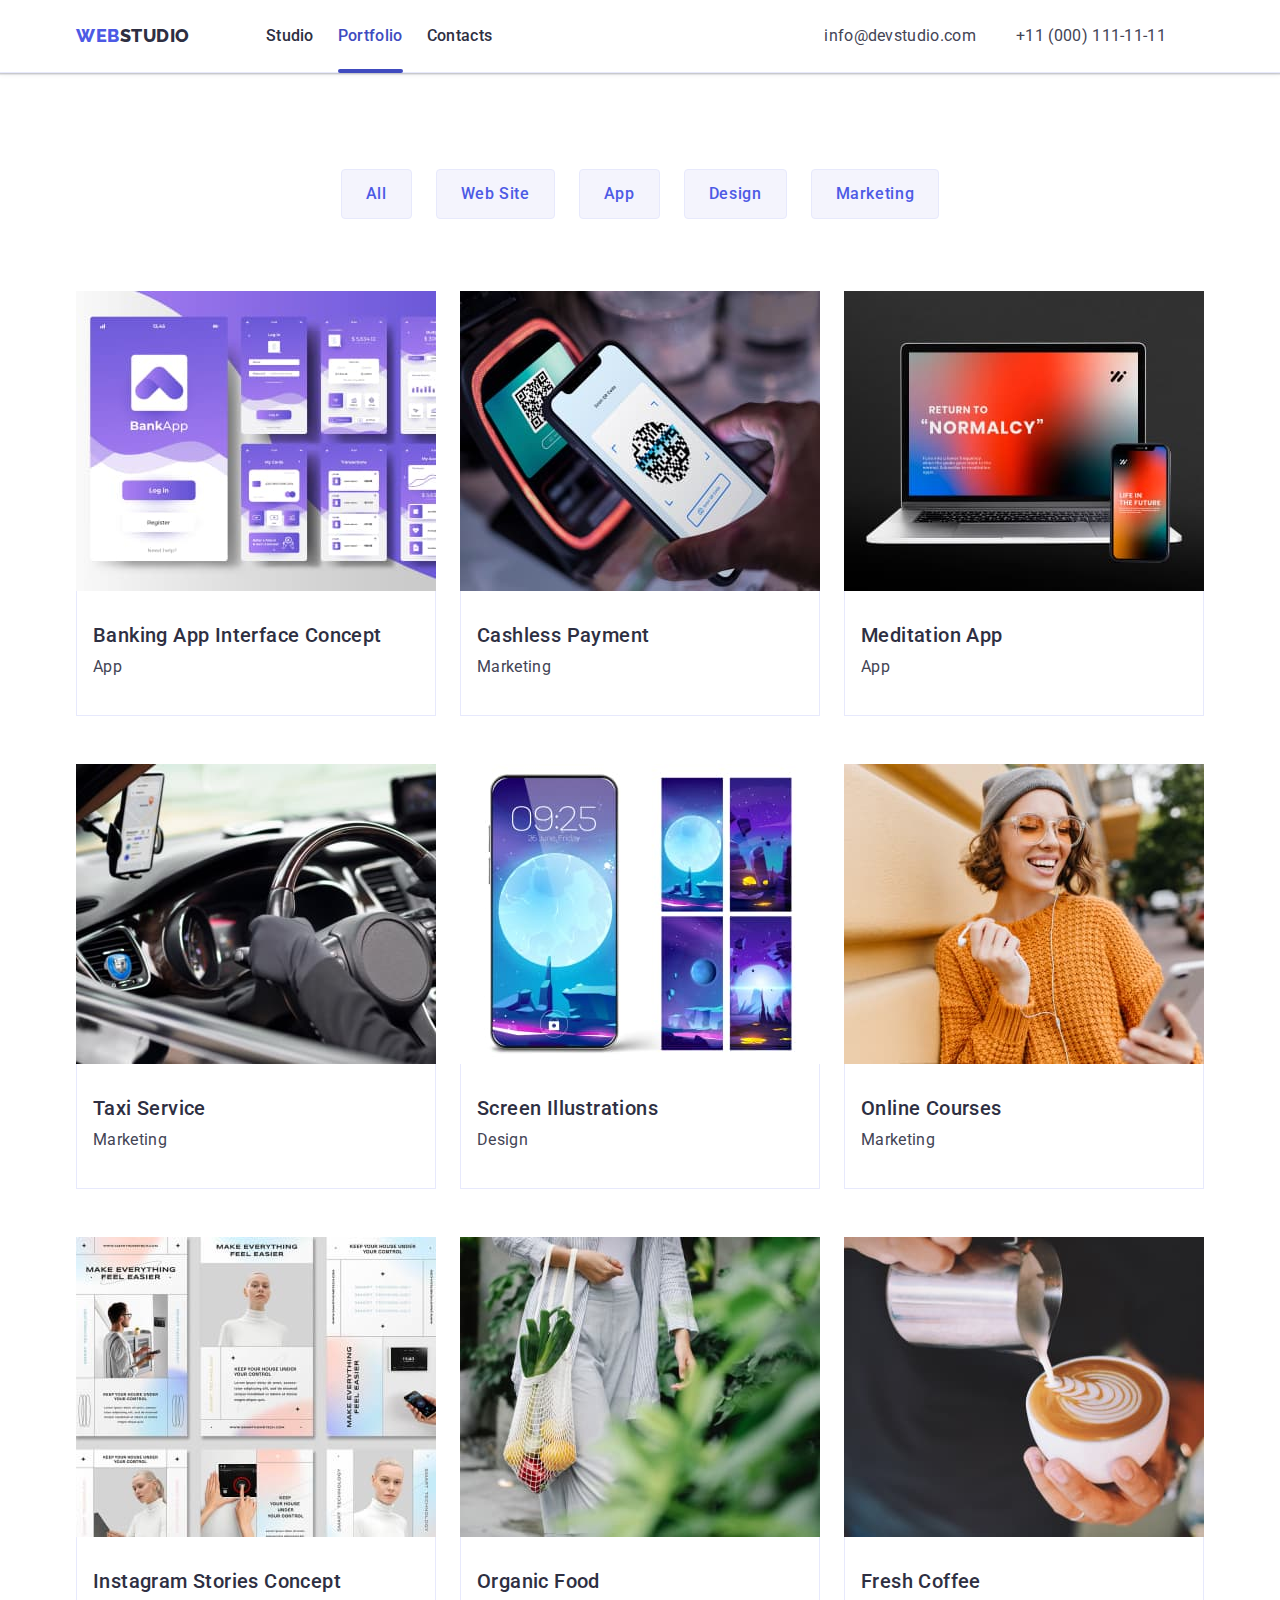
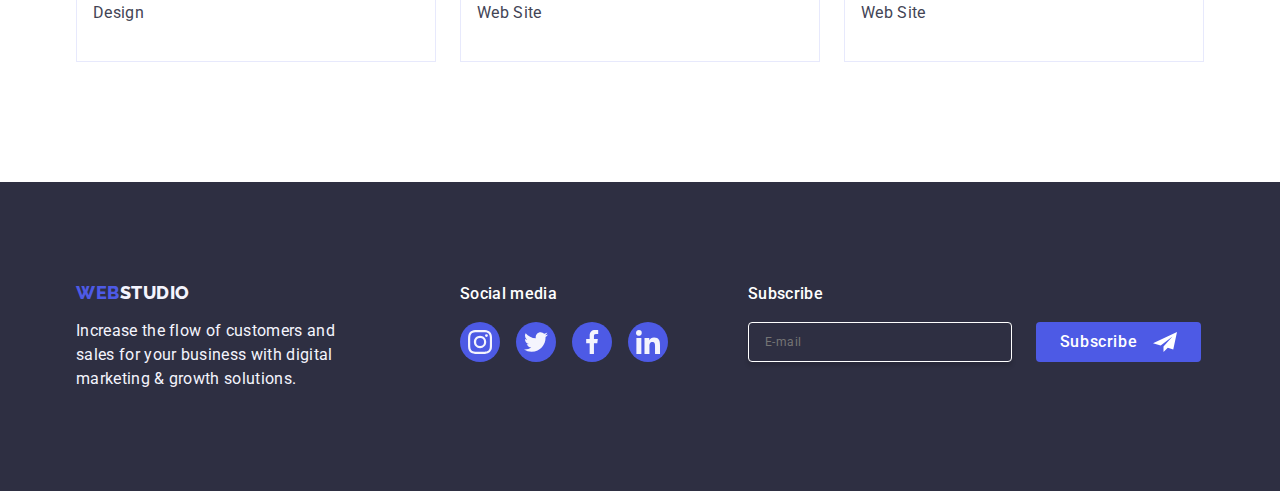
<file: mobile-first/portfolio.html>
<!DOCTYPE html>
<html lang="en">
<head>
    <meta charset="UTF-8">
    <meta name="viewport" content="width=device-width, initial-scale=1.0">
    <title>Portfolio</title>
    <link rel="stylesheet" href="https://cdnjs.cloudflare.com/ajax/libs/modern-normalize/1.0.0/modern-normalize.min.css" />
    <link rel="preconnect" href="https://fonts.googleapis.com">
    <link rel="preconnect" href="https://fonts.gstatic.com" crossorigin>
    <link href="https://fonts.googleapis.com/css2?family=Raleway:wght@800&family=Roboto:wght@400;500;700;900&display=swap"
        rel="stylesheet">
    <link rel="stylesheet" href="css/styles.css">
    
</head>
<body>
    <header class="header">
        <div class="container header-container">
            <nav class="navigation">
                <a class="link nav-logo" href="/">Web<span class="nav-span">Studio</span></a>
                <ul class="list menu">
                    <li><a class="link pages" href="./index.html">Studio</a></li>
                    <li><a class="link pages current" href="./portfolio.html">Portfolio</a></li>
                    <li><a class="link pages" href="">Contacts</a></li>
                </ul>
            </nav>
            <address class="address">
                <ul class="list addresslist">
                    <li><a class="link contacts" href="mailto:info@devstudio.com">info@devstudio.com</a></li>
                    <li><a class="link contacts" href="tel:+110001111111">+11 (000) 111-11-11</a></li>
                </ul>
            </address>
        </div>
    </header>
    <main>
        <section class="section portfolio-section-one">
          <div class="container">    
                <h1 class="visually-hidden">/</h1>
                <ul class="list buttons-list">
                    <li> <button class="buttons" type="button">All</button></li>
                    <li> <button class="buttons" type="button">Web Site</button></li>
                    <li> <button class="buttons" type="button">App</button></li>
                    <li> <button class="buttons" type="button">Design</button></li>
                    <li> <button class="buttons" type="button">Marketing</button></li>
                </ul>
                <ul class="list portfolio-images-list">
                        <li class="offers">
                            <a class="link portfolio-image-link" href=""> 
                               <div class="portfolio-overlay">
                                    <img src="./images/bankapp.jpg" width="360" height="300" alt="bank app view">
                                    <p class="portfolio-overlay-text">14 Stylish and User-Friendly App Design Concepts · Task Manager App · Calorie Tracker
                                        App · Exotic Fruit Ecommerce App · Cloud Storage App</p>
                                </div>
                                <div class="container offer-container">
                                    <h2 class="portfolio-second-heading">Banking App Interface Concept</h2>
                                    <p class="paragraph-link-portfolio">App</p>
                                </div>
                        </a>
                            
                        </li>
                        <li class="offers">
                            <a class="link portfolio-image-link" href="">
                                <div class="portfolio-overlay">
                                    <img src="./images/cashlesspay.jpg" width="360" height="300" alt="Cashless Payment">
                                    <p class="portfolio-overlay-text">14 Stylish and User-Friendly App Design Concepts · Task Manager App · Calorie Tracker
                                    App · Exotic Fruit Ecommerce App · Cloud Storage App</p>
                                </div>
                                <div class="container offer-container">
                                    <h2 class="portfolio-second-heading">Cashless Payment</h2>
                                    <p class="paragraph-link-portfolio">Marketing</p>
                                </div>
                            </a>
                            
                        </li>
                        <li class="offers">
                            <a class="link portfolio-image-link" href="">
                                <div class="portfolio-overlay">
                                    <img src="./images/laptop.jpg" width="360" height="300" alt="Laptop and smartphone">
                                    <p class="portfolio-overlay-text">14 Stylish and User-Friendly App Design Concepts · Task Manager App · Calorie Tracker
                                        App · Exotic Fruit Ecommerce App · Cloud Storage App</p>
                                </div>
                                <div class="container offer-container">
                                    <h2 class="portfolio-second-heading">Meditation App</h2>
                                    <p class="paragraph-link-portfolio">App</p>
                                </div>
                            </a>
                            
                        </li>
                    
                    
                        <li class="offers">
                            <a class="link portfolio-image-link" href="">
                                <div class="portfolio-overlay">
                                    <img src="./images/insidecar.jpg" width="360" height="300" alt="A man hodlin hands on the steering wheel">
                                    <p class="portfolio-overlay-text">14 Stylish and User-Friendly App Design Concepts · Task Manager App · Calorie Tracker
                                        App · Exotic Fruit Ecommerce App · Cloud Storage App</p>
                                </div>
                                <div class="container offer-container">
                                    <h2 class="portfolio-second-heading">Taxi Service</h2>
                                    <p class="paragraph-link-portfolio">Marketing</p>
                                </div>
                            </a>
                            
                        </li>
                        <li class="offers">
                            <a class="link portfolio-image-link" href="">
                                <div class="portfolio-overlay">
                                    <img src="./images/screens.jpg" width="360" height="300" alt="smartphone and four wallpapers">
                                    <p class="portfolio-overlay-text">14 Stylish and User-Friendly App Design Concepts · Task Manager App · Calorie Tracker
                                        App · Exotic Fruit Ecommerce App · Cloud Storage App</p>
                                </div>
                                <div class="container offer-container">
                                    <h2 class="portfolio-second-heading">Screen Illustrations</h2>
                                    <p class="paragraph-link-portfolio">Design</p>
                                </div>
                            </a>
                            
                        </li>
                        <li class="offers">
                            <a class="link portfolio-image-link" href="">
                                <div class="portfolio-overlay">
                                    <img src="./images/girl.jpg" width="360" height="300" alt="a smiling girl">
                                    <p class="portfolio-overlay-text">14 Stylish and User-Friendly App Design Concepts · Task Manager App · Calorie Tracker
                                        App · Exotic Fruit Ecommerce App · Cloud Storage App</p>
                                </div>
                                <div class="container offer-container">
                                    <h2 class="portfolio-second-heading">Online Courses</h2>
                                    <p class="paragraph-link-portfolio">Marketing</p>
                                </div>
                            </a>
                            
                        </li>
                   
                        <li class="offers">
                            <a class="link portfolio-image-link" href="">
                                <div class="portfolio-overlay">
                                    <img src="./images/cv.jpg" width="360" height="300" alt="project cards">
                                    <p class="portfolio-overlay-text">14 Stylish and User-Friendly App Design Concepts · Task Manager App · Calorie Tracker
                                        App · Exotic Fruit Ecommerce App · Cloud Storage App</p>
                                </div>
                                <div class="container offer-container">
                                    <h2 class="portfolio-second-heading">Instagram Stories Concept</h2>
                                    <p class="paragraph-link-portfolio">Design</p>
                                </div>
                            </a>
                            
                        </li>
                        <li class="offers">
                            <a class="link portfolio-image-link" href="">
                                <div class="portfolio-overlay">
                                    <img src="./images/grocery.jpg" width="360" height="300" alt="grocery in the bag">
                                    <p class="portfolio-overlay-text">14 Stylish and User-Friendly App Design Concepts · Task Manager App · Calorie Tracker
                                        App · Exotic Fruit Ecommerce App · Cloud Storage App</p>
                                </div>
                                <div class="container offer-container">
                                <h2 class="portfolio-second-heading">Organic Food</h2>
                                <p class="paragraph-link-portfolio">Web Site</p>
                                </div>
                            </a>
                            
                        </li>
                        <li class="offers">
                            <a class="link portfolio-image-link" href="">
                                <div class="portfolio-overlay">
                                    <img src="./images/coffe.jpg" width="360" height="300" alt="cup of coffee">
                                    <p class="portfolio-overlay-text">14 Stylish and User-Friendly App Design Concepts · Task Manager App · Calorie Tracker
                                        App · Exotic Fruit Ecommerce App · Cloud Storage App</p>
                                </div>
                                <div class="container offer-container">
                                <h2 class="portfolio-second-heading">Fresh Coffee</h2>
                                <p class="paragraph-link-portfolio">Web Site</p>
                                </div>
                            </a>
                            
                        </li>
                    </ul>
                </div>
        </section>
    </main>
        <footer class="footer">
            <div class="container footer-container-basic">
                <div class="footer-container">
                    <a class="link footer-logo" href="/">Web<span class="footer-span">Studio</span></a>
                    <p class="footer-text">Increase the flow of customers and
                        sales for your business with digital
                        marketing &#38; growth solutions.</p>
                </div>
                <div>
                    <p class="footer-social-media">Social media</p>
                    <ul class="footer-list">
                        <li class="footer-point">
                            <a class="footer-social-media-link" href="">
                                <svg class="footer-svg" width="24" height="24">
                                    <use href="./images/icons.svg#icon-instagram"></use>
                                </svg>
                            </a>
                        </li>
                        <li class="footer-point">
                            <a class="footer-social-media-link" href="">
                                <svg class="footer-svg" width="24" height="24">
                                    <use href="./images/icons.svg#icon-twitter"></use>
                                </svg>
                            </a>
                        </li>
                        <li class="footer-point">
                            <a class="footer-social-media-link" href="">
                                <svg class="footer-svg" width="24" height="24">
                                    <use href="./images/icons.svg#icon-facebook"></use>
                                </svg>
                            </a>
                        </li>
                        <li class="footer-point">
                            <a class="footer-social-media-link" href="">
                                <svg class="footer-svg" width="24" height="24">
                                    <use href="./images/icons.svg#icon-linkedin"></use>
                                </svg>
                            </a>
                        </li>
                    </ul>
                </div>
                <div class="subscribe-div">
                    <p class="footer-subscribe-paragraph">Subscribe</p>
                    <form class="footer-form">
                        <label class="footer-label">
                            <input name="subscribe" type="email" placeholder="E-mail" class="footer-input" required>
                        </label>
                        <button class="footer-subscribe-button" type="submit">Subscribe
                            <svg width="24" height="24" class="footer-subscribe-svg">
                                <use href="./images/icons.svg#icon-Frame"></use>
                            </svg>
                        </button>
                    </form>
                </div>
            </div>
        </footer>
</body>
</html>
</file>
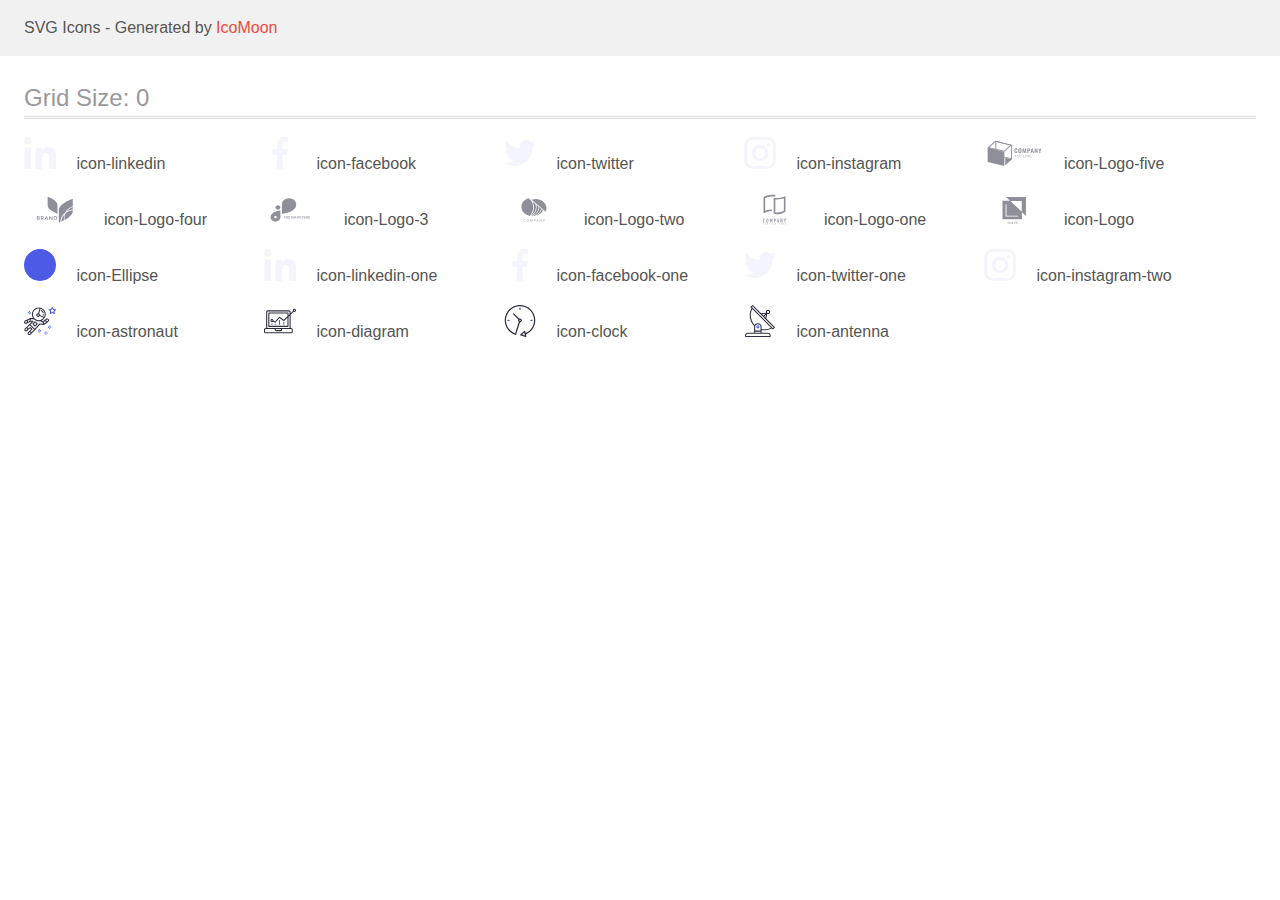
<file: mobile-first/images/icomoon/demo.html>
<!doctype html>
<html>
<head>
    <title>IcoMoon - SVG Icons</title>
    <meta charset="utf-8">
    <meta name="viewport" content="width=device-width, initial-scale=1">
    <link rel="stylesheet" href="demo-files/demo.css">
    <link rel="stylesheet" href="style.css">
</head>
<body>
<svg aria-hidden="true" style="position: absolute; width: 0; height: 0; overflow: hidden;" version="1.1" xmlns="http://www.w3.org/2000/svg" xmlns:xlink="http://www.w3.org/1999/xlink">
<defs>
<symbol id="icon-linkedin" viewBox="0 0 32 32">
<path fill="#f4f4fd" style="fill: var(--color1, #f4f4fd)" d="M31.992 32v-0.001h0.008v-11.736c0-5.741-1.236-10.164-7.948-10.164-3.227 0-5.392 1.771-6.276 3.449h-0.093v-2.913h-6.364v21.364h6.627v-10.579c0-2.785 0.528-5.479 3.977-5.479 3.399 0 3.449 3.179 3.449 5.657v10.401h6.62z"></path>
<path fill="#f4f4fd" style="fill: var(--color1, #f4f4fd)" d="M0.528 10.636h6.635v21.364h-6.635v-21.364z"></path>
<path fill="#f4f4fd" style="fill: var(--color1, #f4f4fd)" d="M3.843 0c-2.121 0-3.843 1.721-3.843 3.843s1.721 3.879 3.843 3.879c2.121 0 3.843-1.757 3.843-3.879-0.001-2.121-1.723-3.843-3.843-3.843v0z"></path>
</symbol>
<symbol id="icon-facebook" viewBox="0 0 32 32">
<path fill="#f4f4fd" style="fill: var(--color1, #f4f4fd)" d="M21.329 5.313h2.921v-5.088c-0.504-0.069-2.237-0.225-4.256-0.225-4.212 0-7.097 2.649-7.097 7.519v4.481h-4.648v5.688h4.648v14.312h5.699v-14.311h4.46l0.708-5.688h-5.169v-3.919c0.001-1.644 0.444-2.769 2.735-2.769z"></path>
</symbol>
<symbol id="icon-twitter" viewBox="0 0 32 32">
<path fill="#f4f4fd" style="fill: var(--color1, #f4f4fd)" d="M32 6.078c-1.19 0.522-2.458 0.868-3.78 1.036 1.36-0.812 2.398-2.088 2.886-3.626-1.268 0.756-2.668 1.29-4.16 1.588-1.204-1.282-2.92-2.076-4.792-2.076-3.632 0-6.556 2.948-6.556 6.562 0 0.52 0.044 1.020 0.152 1.496-5.454-0.266-10.28-2.88-13.522-6.862-0.566 0.982-0.898 2.106-0.898 3.316 0 2.272 1.17 4.286 2.914 5.452-1.054-0.020-2.088-0.326-2.964-0.808 0 0.020 0 0.046 0 0.072 0 3.188 2.274 5.836 5.256 6.446-0.534 0.146-1.116 0.216-1.72 0.216-0.42 0-0.844-0.024-1.242-0.112 0.85 2.598 3.262 4.508 6.13 4.57-2.232 1.746-5.066 2.798-8.134 2.798-0.538 0-1.054-0.024-1.57-0.090 2.906 1.874 6.35 2.944 10.064 2.944 12.072 0 18.672-10 18.672-18.668 0-0.29-0.010-0.57-0.024-0.848 1.302-0.924 2.396-2.078 3.288-3.406z"></path>
</symbol>
<symbol id="icon-instagram" viewBox="0 0 32 32">
<path fill="#f4f4fd" style="fill: var(--color1, #f4f4fd)" d="M31.969 9.408c-0.075-1.7-0.35-2.869-0.744-3.882-0.406-1.075-1.031-2.038-1.851-2.838-0.8-0.813-1.769-1.444-2.832-1.844-1.019-0.394-2.181-0.669-3.882-0.744-1.713-0.081-2.257-0.1-6.601-0.1s-4.888 0.019-6.595 0.094c-1.7 0.075-2.869 0.35-3.882 0.744-1.075 0.406-2.038 1.031-2.838 1.85-0.813 0.8-1.444 1.769-1.844 2.832-0.394 1.019-0.669 2.182-0.744 3.882-0.081 1.713-0.1 2.257-0.1 6.601s0.019 4.888 0.094 6.595c0.075 1.7 0.35 2.869 0.744 3.882 0.406 1.075 1.038 2.038 1.85 2.838 0.8 0.813 1.769 1.444 2.832 1.844 1.019 0.394 2.182 0.669 3.882 0.744 1.706 0.075 2.25 0.094 6.595 0.094s4.888-0.019 6.595-0.094c1.7-0.075 2.869-0.35 3.882-0.744 2.151-0.831 3.851-2.532 4.682-4.682 0.394-1.019 0.669-2.182 0.744-3.882 0.075-1.707 0.094-2.25 0.094-6.595s-0.006-4.888-0.081-6.595zM29.087 22.473c-0.069 1.563-0.331 2.407-0.55 2.969-0.538 1.394-1.644 2.5-3.038 3.038-0.563 0.219-1.413 0.481-2.969 0.55-1.688 0.075-2.194 0.094-6.464 0.094s-4.782-0.019-6.464-0.094c-1.563-0.069-2.407-0.331-2.969-0.55-0.694-0.256-1.325-0.663-1.838-1.194-0.531-0.519-0.938-1.144-1.194-1.838-0.219-0.563-0.481-1.413-0.55-2.969-0.075-1.688-0.094-2.194-0.094-6.464s0.019-4.782 0.094-6.464c0.069-1.563 0.331-2.407 0.55-2.969 0.256-0.694 0.663-1.325 1.2-1.838 0.519-0.531 1.144-0.938 1.838-1.194 0.563-0.219 1.413-0.481 2.969-0.55 1.688-0.075 2.194-0.094 6.464-0.094 4.276 0 4.782 0.019 6.464 0.094 1.563 0.069 2.407 0.331 2.969 0.55 0.694 0.256 1.325 0.662 1.838 1.194 0.531 0.519 0.938 1.144 1.194 1.838 0.219 0.563 0.481 1.413 0.55 2.969 0.075 1.688 0.094 2.194 0.094 6.464s-0.019 4.77-0.094 6.458z"></path>
<path fill="#f4f4fd" style="fill: var(--color1, #f4f4fd)" d="M16.059 7.783c-4.538 0-8.22 3.682-8.22 8.22s3.682 8.22 8.22 8.22c4.539 0 8.22-3.682 8.22-8.22s-3.682-8.22-8.22-8.22zM16.059 21.335c-2.944 0-5.332-2.388-5.332-5.332s2.388-5.332 5.332-5.332c2.945 0 5.332 2.388 5.332 5.332s-2.388 5.332-5.332 5.332z"></path>
<path fill="#f4f4fd" style="fill: var(--color1, #f4f4fd)" d="M26.524 7.458c0 1.060-0.859 1.919-1.919 1.919s-1.919-0.859-1.919-1.919c0-1.060 0.859-1.919 1.919-1.919s1.919 0.859 1.919 1.919z"></path>
</symbol>
<symbol id="icon-Logo-five" viewBox="0 0 59 32">
<path fill="#8e8f99" style="fill: var(--color2, #8e8f99)" d="M30.588 15.682c-0.254-0.338-0.375-0.737-0.346-1.138v-1.65c0-0.506 0.115-0.89 0.344-1.153s0.624-0.394 1.183-0.393c0.525 0 0.898 0.112 1.119 0.336 0.24 0.286 0.358 0.635 0.331 0.987v0.388h-0.94v-0.393c0.003-0.129-0.006-0.257-0.027-0.384-0.014-0.087-0.061-0.168-0.134-0.228-0.096-0.066-0.218-0.097-0.34-0.089-0.129-0.008-0.256 0.025-0.358 0.094-0.082 0.067-0.136 0.156-0.156 0.252-0.027 0.135-0.039 0.271-0.037 0.408v2.003c-0.015 0.193 0.027 0.387 0.121 0.562 0.047 0.060 0.112 0.107 0.188 0.136s0.16 0.040 0.242 0.032c0.12 0.009 0.24-0.024 0.333-0.091 0.077-0.066 0.126-0.151 0.14-0.243 0.022-0.133 0.032-0.267 0.029-0.401v-0.406h0.94v0.371c0.026 0.367-0.088 0.732-0.325 1.038-0.216 0.245-0.584 0.368-1.125 0.368s-0.949-0.131-1.181-0.403z"></path>
<path fill="#8e8f99" style="fill: var(--color2, #8e8f99)" d="M34.501 15.699c-0.237-0.257-0.356-0.631-0.356-1.127v-1.736c0-0.49 0.119-0.861 0.356-1.113s0.634-0.377 1.191-0.376c0.553 0 0.947 0.125 1.185 0.376 0.237 0.252 0.358 0.623 0.358 1.113v1.736c0 0.49-0.121 0.866-0.362 1.125s-0.634 0.388-1.181 0.388-0.951-0.131-1.191-0.386zM36.129 15.282c0.085-0.161 0.124-0.337 0.113-0.514v-2.125c0.011-0.173-0.027-0.346-0.111-0.504-0.048-0.061-0.114-0.109-0.192-0.138s-0.164-0.040-0.248-0.030c-0.084-0.010-0.17 0-0.248 0.030s-0.145 0.077-0.193 0.138c-0.086 0.157-0.124 0.33-0.113 0.504v2.136c-0.012 0.177 0.027 0.353 0.113 0.514 0.055 0.054 0.122 0.098 0.198 0.127s0.158 0.045 0.242 0.045 0.166-0.015 0.242-0.045c0.076-0.030 0.143-0.073 0.198-0.127v-0.010z"></path>
<path fill="#8e8f99" style="fill: var(--color2, #8e8f99)" d="M38.364 11.398h1.012l0.761 3.203 0.778-3.203h0.984l0.099 4.623h-0.728l-0.078-3.213-0.751 3.213h-0.584l-0.778-3.225-0.072 3.225h-0.735l0.091-4.623z"></path>
<path fill="#8e8f99" style="fill: var(--color2, #8e8f99)" d="M43.133 11.398h1.576c0.908 0 1.362 0.438 1.362 1.313 0 0.838-0.478 1.257-1.434 1.256h-0.537v2.055h-0.973l0.006-4.623zM44.479 13.373c0.096 0.011 0.194 0.003 0.286-0.022s0.177-0.067 0.249-0.124c0.112-0.156 0.161-0.339 0.14-0.522 0.005-0.141-0.011-0.282-0.047-0.42-0.014-0.046-0.038-0.089-0.072-0.127s-0.075-0.069-0.123-0.093c-0.135-0.056-0.284-0.081-0.434-0.074h-0.377v1.382h0.377z"></path>
<path fill="#8e8f99" style="fill: var(--color2, #8e8f99)" d="M47.474 11.398h1.045l1.072 4.623h-0.907l-0.212-1.066h-0.932l-0.218 1.066h-0.92l1.072-4.623zM48.367 14.419l-0.364-1.941-0.364 1.941h0.728z"></path>
<path fill="#8e8f99" style="fill: var(--color2, #8e8f99)" d="M50.456 11.398h0.681l1.304 2.637v-2.637h0.807v4.623h-0.648l-1.311-2.753v2.753h-0.835l0.002-4.623z"></path>
<path fill="#8e8f99" style="fill: var(--color2, #8e8f99)" d="M55.139 14.258l-1.084-2.854h0.912l0.661 1.833 0.621-1.833h0.893l-1.070 2.854v1.763h-0.934v-1.763z"></path>
<path fill="#8e8f99" style="fill: var(--color2, #8e8f99)" d="M32.090 18.042v0.242h-0.794v1.879h-0.333v-1.879h-0.798v-0.242h1.924z"></path>
<path fill="#8e8f99" style="fill: var(--color2, #8e8f99)" d="M34.578 20.163h-0.257c-0.026 0.001-0.052-0.006-0.072-0.020-0.019-0.012-0.034-0.029-0.043-0.049l-0.23-0.504h-1.101l-0.23 0.504c-0.007 0.021-0.018 0.041-0.035 0.057-0.020 0.014-0.046 0.021-0.072 0.020h-0.257l0.973-2.12h0.339l0.984 2.112zM32.968 19.375h0.918l-0.389-0.863c-0.029-0.065-0.053-0.132-0.072-0.2-0.014 0.040-0.025 0.079-0.037 0.112l-0.035 0.089-0.385 0.861z"></path>
<path fill="#8e8f99" style="fill: var(--color2, #8e8f99)" d="M36.256 19.954c0.061 0.003 0.122 0.003 0.183 0 0.053-0.005 0.105-0.013 0.156-0.025 0.048-0.010 0.094-0.023 0.14-0.039 0.043-0.015 0.086-0.034 0.13-0.052v-0.477h-0.389c-0.010 0-0.019-0.001-0.028-0.004s-0.017-0.007-0.024-0.013c-0.006-0.005-0.011-0.011-0.015-0.017s-0.005-0.014-0.005-0.021v-0.163h0.755v0.813c-0.062 0.038-0.127 0.072-0.195 0.101-0.069 0.030-0.142 0.054-0.216 0.072-0.080 0.020-0.161 0.035-0.243 0.044-0.094 0.009-0.189 0.014-0.284 0.014-0.168 0.001-0.334-0.026-0.49-0.079-0.146-0.051-0.278-0.126-0.389-0.222-0.108-0.097-0.194-0.211-0.251-0.336-0.061-0.141-0.092-0.29-0.090-0.44-0.002-0.151 0.028-0.301 0.088-0.443 0.056-0.126 0.141-0.24 0.251-0.336 0.111-0.095 0.243-0.17 0.389-0.22 0.167-0.054 0.343-0.081 0.521-0.079 0.091-0 0.181 0.006 0.27 0.018 0.079 0.011 0.157 0.029 0.232 0.054 0.068 0.022 0.133 0.050 0.195 0.084 0.060 0.033 0.116 0.070 0.169 0.111l-0.093 0.131c-0.007 0.012-0.018 0.022-0.032 0.029s-0.029 0.011-0.044 0.011c-0.022-0.001-0.042-0.006-0.060-0.017-0.029-0.013-0.060-0.030-0.095-0.050-0.041-0.022-0.085-0.041-0.13-0.057-0.058-0.020-0.118-0.036-0.179-0.047-0.081-0.013-0.164-0.019-0.247-0.018-0.128-0.001-0.256 0.019-0.376 0.059-0.108 0.037-0.206 0.095-0.286 0.168-0.081 0.076-0.142 0.166-0.181 0.264-0.087 0.23-0.087 0.477 0 0.707 0.043 0.1 0.109 0.191 0.195 0.267 0.080 0.073 0.177 0.13 0.284 0.168 0.124 0.037 0.255 0.051 0.385 0.042z"></path>
<path fill="#8e8f99" style="fill: var(--color2, #8e8f99)" d="M39.357 19.921h1.062v0.242h-1.387v-2.12h0.333l-0.008 1.879z"></path>
<path fill="#8e8f99" style="fill: var(--color2, #8e8f99)" d="M41.524 20.162h-0.333v-2.12h0.333v2.12z"></path>
<path fill="#8e8f99" style="fill: var(--color2, #8e8f99)" d="M42.761 18.052c0.020 0.010 0.037 0.023 0.051 0.039l1.422 1.598c-0.002-0.025-0.002-0.050 0-0.076 0-0.023 0-0.047 0-0.069v-1.511h0.29v2.129h-0.167c-0.025 0.002-0.050-0.002-0.072-0.012-0.020-0.011-0.038-0.024-0.053-0.040l-1.42-1.597c0 0.025 0 0.049 0 0.072s0 0.045 0 0.066v1.511h-0.278v-2.12h0.173c0.019 0 0.037 0.003 0.054 0.010z"></path>
<path fill="#8e8f99" style="fill: var(--color2, #8e8f99)" d="M46.974 18.042v0.233h-1.179v0.7h0.955v0.225h-0.955v0.724h1.179v0.233h-1.521v-2.115h1.521z"></path>
<path fill="#8e8f99" style="fill: var(--color2, #8e8f99)" d="M12.112 4.948l14.772 3.619v12.683l-14.772-3.618v-12.685zM11.164 3.867v14.382l16.666 4.084v-14.38l-16.666-4.086z"></path>
<path fill="#8e8f99" style="fill: var(--color2, #8e8f99)" d="M20.096 29.010l-16.667-4.088v-14.381l16.667 4.086v14.382z"></path>
<path fill="#8e8f99" style="fill: var(--color2, #8e8f99)" d="M11.44 4.785l14.58 3.574-6.2 5.352-14.582-3.576 6.202-5.35zM11.164 3.867l-7.735 6.675 16.667 4.086 7.733-6.675-16.666-4.086z"></path>
<path fill="#8e8f99" style="fill: var(--color2, #8e8f99)" d="M21.034 28.2l6.796-5.866-6.796-1.667v7.532z"></path>
</symbol>
<symbol id="icon-Logo-four" viewBox="0 0 59 32">
<path fill="#8e8f99" style="fill: var(--color2, #8e8f99)" d="M15.31 25.356c0.14 0.156 0.215 0.352 0.211 0.553 0.007 0.131-0.019 0.262-0.075 0.383s-0.143 0.229-0.252 0.316c-0.273 0.185-0.61 0.276-0.951 0.255h-1.671v-3.504h1.637c0.323-0.019 0.644 0.063 0.907 0.233 0.106 0.080 0.189 0.18 0.245 0.294s0.080 0.238 0.073 0.361c0.010 0.193-0.058 0.383-0.19 0.536-0.127 0.139-0.303 0.236-0.498 0.274 0.222 0.036 0.422 0.143 0.565 0.3zM13.349 24.827h0.7c0.159 0.011 0.317-0.031 0.445-0.116 0.053-0.043 0.093-0.096 0.12-0.155s0.037-0.123 0.031-0.187c0.005-0.063-0.006-0.127-0.031-0.186s-0.066-0.113-0.117-0.156c-0.132-0.088-0.295-0.13-0.458-0.118h-0.688v0.919zM14.562 26.171c0.056-0.044 0.1-0.099 0.129-0.161s0.041-0.129 0.036-0.195c0.004-0.068-0.009-0.135-0.038-0.198s-0.074-0.118-0.131-0.162c-0.137-0.091-0.305-0.136-0.475-0.127h-0.734v0.964h0.744c0.167 0.009 0.333-0.034 0.47-0.122z"></path>
<path fill="#8e8f99" style="fill: var(--color2, #8e8f99)" d="M18.656 26.862l-0.911-1.369h-0.342v1.369h-0.783v-3.504h1.483c0.374-0.023 0.744 0.083 1.033 0.298 0.207 0.19 0.332 0.441 0.353 0.707s-0.066 0.529-0.242 0.743c-0.183 0.189-0.433 0.314-0.707 0.356l0.97 1.4h-0.852zM17.403 25.015h0.641c0.445 0 0.667-0.177 0.667-0.531 0.005-0.072-0.008-0.145-0.036-0.212s-0.072-0.13-0.128-0.181c-0.141-0.105-0.322-0.156-0.504-0.142h-0.648l0.008 1.067z"></path>
<path fill="#8e8f99" style="fill: var(--color2, #8e8f99)" d="M22.939 26.157h-1.561l-0.276 0.705h-0.821l1.434-3.465h0.888l1.428 3.465h-0.822l-0.27-0.705zM22.73 25.627l-0.57-1.479-0.57 1.479h1.141z"></path>
<path fill="#8e8f99" style="fill: var(--color2, #8e8f99)" d="M28.299 26.862h-0.778l-1.744-2.383v2.383h-0.776v-3.504h0.776l1.744 2.397v-2.397h0.778v3.504z"></path>
<path fill="#8e8f99" style="fill: var(--color2, #8e8f99)" d="M32.737 26.024c-0.161 0.265-0.406 0.48-0.704 0.618-0.338 0.154-0.714 0.23-1.093 0.221h-1.384v-3.504h1.384c0.378-0.009 0.754 0.065 1.093 0.216 0.298 0.135 0.543 0.348 0.704 0.611 0.16 0.285 0.243 0.6 0.243 0.919s-0.083 0.634-0.243 0.919zM31.847 25.94c0.222-0.233 0.344-0.529 0.344-0.836s-0.122-0.604-0.344-0.836c-0.268-0.211-0.618-0.318-0.974-0.298h-0.54v2.268h0.54c0.355 0.020 0.705-0.087 0.974-0.298z"></path>
<path fill="#8e8f99" style="fill: var(--color2, #8e8f99)" d="M23.425 3.867c0 0 10.038 3.412 9.825 8.349v8.351c0 0-10.031-3.413-9.821-8.351l-0.004-8.349z"></path>
<path fill="#8e8f99" style="fill: var(--color2, #8e8f99)" d="M42.194 18.611c1.896-1.175 4.089-1.902 6.378-2.116v-2.614c-2.638 0.915-4.875 2.575-6.378 4.73z"></path>
<path fill="#8e8f99" style="fill: var(--color2, #8e8f99)" d="M41.055 19.399c1.552-2.813 4.242-4.983 7.517-6.065v-7.532c0 0-14.296 4.86-13.993 11.891v11.889c0 0 0.637-0.217 1.639-0.625 0-0.38 0-0.764 0.046-1.149 0.296-3.264 2.020-6.289 4.792-8.409z"></path>
<path fill="#8e8f99" style="fill: var(--color2, #8e8f99)" d="M39.695 23.815c0.075-0.825 0.243-1.64 0.5-2.434-1.726 1.831-2.772 4.103-2.989 6.497-0.021 0.226-0.032 0.452-0.038 0.685 0.812-0.351 1.757-0.789 2.75-1.304-0.253-1.132-0.328-2.291-0.222-3.443z"></path>
<path fill="#8e8f99" style="fill: var(--color2, #8e8f99)" d="M40.264 23.858c-0.095 1.042-0.036 2.090 0.177 3.117 3.906-2.104 8.294-5.355 8.125-9.284v-0.342c-2.791 0.281-5.401 1.379-7.431 3.126-0.475 1.082-0.769 2.222-0.871 3.383z"></path>
</symbol>
<symbol id="icon-Logo-3" viewBox="0 0 59 32">
<path fill="#8e8f99" style="fill: var(--color2, #8e8f99)" d="M13.759 12.296h-0.002c-1.363 0-2.468 0.996-2.468 2.225v0.001c0 1.229 1.105 2.225 2.468 2.225h0.002c1.363 0 2.468-0.996 2.468-2.225v-0.001c0-1.229-1.105-2.225-2.468-2.225z"></path>
<path fill="#8e8f99" style="fill: var(--color2, #8e8f99)" d="M31.978 11.585c-0.004-1.707-0.758-3.343-2.096-4.551s-3.153-1.887-5.047-1.891v0c-1.894 0.003-3.709 0.683-5.049 1.89s-2.094 2.844-2.098 4.552v9.414c0 0 14.288-1.435 14.289-9.412v-0.001z"></path>
<path fill="#8e8f99" style="fill: var(--color2, #8e8f99)" d="M6.286 24.088c0.003 1.188 0.528 2.326 1.46 3.166s2.194 1.314 3.511 1.317c1.317-0.003 2.579-0.477 3.511-1.317s1.456-1.978 1.46-3.165v-6.55c0 0-9.942 0.999-9.942 6.549zM11.257 25.262c-0.258 0-0.509-0.069-0.723-0.198s-0.381-0.312-0.479-0.527c-0.098-0.214-0.124-0.45-0.074-0.678s0.174-0.437 0.356-0.601c0.182-0.164 0.414-0.276 0.666-0.321s0.514-0.022 0.752 0.067c0.238 0.089 0.441 0.239 0.584 0.432s0.219 0.42 0.219 0.652c0.001 0.154-0.033 0.308-0.098 0.45s-0.161 0.273-0.282 0.382c-0.121 0.11-0.265 0.196-0.423 0.256s-0.328 0.090-0.499 0.090v-0.004z"></path>
<path fill="#8e8f99" style="fill: var(--color2, #8e8f99)" d="M20.348 23.151v2.438h-0.502v-2.438h0.502zM21.319 24.193v0.392h-1.108v-0.392h1.108zM21.436 23.151v0.393h-1.225v-0.393h1.225zM23.73 24.313v0.116c0 0.185-0.025 0.352-0.075 0.499s-0.121 0.273-0.213 0.377c-0.091 0.103-0.201 0.181-0.328 0.236-0.126 0.055-0.266 0.082-0.42 0.082-0.153 0-0.293-0.027-0.42-0.082-0.126-0.055-0.235-0.133-0.328-0.236-0.093-0.104-0.165-0.229-0.216-0.377-0.050-0.147-0.075-0.314-0.075-0.499v-0.116c0-0.186 0.025-0.353 0.075-0.499 0.050-0.147 0.121-0.273 0.213-0.377 0.093-0.104 0.202-0.183 0.328-0.238 0.127-0.055 0.267-0.082 0.42-0.082 0.154 0 0.294 0.027 0.42 0.082 0.127 0.055 0.237 0.134 0.328 0.238 0.093 0.104 0.164 0.229 0.214 0.377 0.051 0.146 0.077 0.313 0.077 0.499zM23.222 24.429v-0.119c0-0.13-0.012-0.243-0.035-0.342s-0.058-0.181-0.104-0.248c-0.046-0.067-0.102-0.117-0.167-0.151-0.066-0.035-0.141-0.052-0.226-0.052s-0.16 0.017-0.226 0.052c-0.065 0.034-0.12 0.084-0.166 0.151-0.045 0.067-0.079 0.15-0.102 0.248s-0.035 0.212-0.035 0.342v0.119c0 0.128 0.012 0.242 0.035 0.342 0.023 0.098 0.058 0.181 0.104 0.249 0.046 0.067 0.102 0.118 0.167 0.152s0.141 0.052 0.226 0.052c0.085 0 0.16-0.017 0.226-0.052s0.121-0.085 0.166-0.152c0.045-0.068 0.079-0.151 0.102-0.249 0.023-0.099 0.035-0.213 0.035-0.342zM25.36 24.951c0-0.044-0.007-0.083-0.020-0.117-0.012-0.036-0.036-0.068-0.070-0.097-0.035-0.030-0.083-0.060-0.146-0.089s-0.143-0.059-0.243-0.090c-0.11-0.036-0.215-0.076-0.315-0.12-0.098-0.045-0.185-0.097-0.261-0.156-0.075-0.060-0.134-0.13-0.177-0.209-0.042-0.079-0.064-0.171-0.064-0.276 0-0.102 0.022-0.194 0.067-0.276 0.045-0.084 0.107-0.155 0.188-0.214 0.080-0.060 0.175-0.107 0.285-0.139 0.11-0.032 0.232-0.049 0.363-0.049 0.18 0 0.337 0.032 0.47 0.097s0.238 0.153 0.311 0.266c0.075 0.113 0.112 0.242 0.112 0.387h-0.499c0-0.071-0.015-0.134-0.045-0.188-0.029-0.055-0.074-0.098-0.134-0.129-0.059-0.031-0.134-0.047-0.224-0.047-0.087 0-0.16 0.013-0.218 0.040-0.058 0.026-0.102 0.061-0.131 0.105-0.029 0.044-0.044 0.093-0.044 0.147 0 0.041 0.010 0.079 0.030 0.112 0.021 0.034 0.052 0.065 0.094 0.094s0.092 0.056 0.152 0.082 0.13 0.051 0.209 0.075c0.133 0.040 0.249 0.085 0.35 0.136 0.102 0.050 0.186 0.107 0.254 0.169s0.119 0.133 0.154 0.213c0.035 0.079 0.052 0.169 0.052 0.27 0 0.106-0.021 0.201-0.062 0.285s-0.101 0.155-0.179 0.213c-0.078 0.058-0.171 0.102-0.28 0.132s-0.229 0.045-0.363 0.045c-0.12 0-0.239-0.016-0.357-0.047-0.117-0.032-0.224-0.081-0.32-0.146-0.095-0.065-0.171-0.147-0.228-0.248s-0.085-0.219-0.085-0.357h0.504c0 0.076 0.012 0.14 0.035 0.193s0.056 0.095 0.099 0.127c0.044 0.032 0.095 0.056 0.154 0.070 0.060 0.014 0.126 0.022 0.198 0.022 0.087 0 0.158-0.012 0.214-0.037 0.057-0.025 0.099-0.059 0.126-0.102 0.028-0.044 0.042-0.093 0.042-0.147zM27.294 23.151v2.438h-0.501v-2.438h0.501zM28.044 23.151v0.393h-1.989v-0.393h1.989zM29.966 25.197v0.392h-1.297v-0.392h1.297zM28.832 23.151v2.438h-0.502v-2.438h0.502zM29.797 24.144v0.382h-1.128v-0.382h1.128zM29.964 23.151v0.393h-1.296v-0.393h1.296zM30.259 23.151h0.909c0.186 0 0.346 0.028 0.48 0.084 0.135 0.056 0.239 0.138 0.311 0.248s0.109 0.244 0.109 0.404c0 0.131-0.022 0.243-0.067 0.337-0.044 0.093-0.105 0.17-0.186 0.233-0.079 0.061-0.172 0.11-0.28 0.147l-0.159 0.084h-0.79l-0.003-0.392h0.588c0.088 0 0.161-0.016 0.219-0.047s0.102-0.075 0.131-0.131c0.030-0.056 0.045-0.121 0.045-0.194 0-0.078-0.015-0.146-0.044-0.203s-0.073-0.1-0.132-0.131c-0.059-0.030-0.133-0.045-0.223-0.045h-0.407v2.044h-0.502v-2.438zM31.621 25.589l-0.556-1.087 0.531-0.003 0.562 1.066v0.023h-0.537zM34.258 24.72h-0.621v-0.392h0.621c0.096 0 0.174-0.016 0.234-0.047 0.060-0.032 0.104-0.077 0.132-0.134s0.042-0.121 0.042-0.192c0-0.073-0.014-0.14-0.042-0.203s-0.072-0.113-0.132-0.151-0.138-0.057-0.234-0.057h-0.447v2.044h-0.502v-2.438h0.949c0.191 0 0.354 0.035 0.49 0.104 0.137 0.068 0.242 0.162 0.315 0.283s0.109 0.258 0.109 0.413c0 0.157-0.036 0.294-0.109 0.409s-0.177 0.204-0.315 0.266c-0.136 0.063-0.3 0.094-0.49 0.094zM37.154 25.197v0.392h-1.297v-0.392h1.297zM36.021 23.151v2.438h-0.502v-2.438h0.502zM36.985 24.144v0.382h-1.128v-0.382h1.128zM37.153 23.151v0.393h-1.296v-0.393h1.296zM38.571 23.151v2.438h-0.501v-2.438h0.501zM39.321 23.151v0.393h-1.989v-0.393h1.989zM41.242 25.197v0.392h-1.297v-0.392h1.297zM40.109 23.151v2.438h-0.502v-2.438h0.502zM41.073 24.144v0.382h-1.128v-0.382h1.128zM41.241 23.151v0.393h-1.296v-0.393h1.296zM41.535 23.151h0.909c0.186 0 0.347 0.028 0.48 0.084 0.135 0.056 0.239 0.138 0.311 0.248s0.109 0.244 0.109 0.404c0 0.131-0.022 0.243-0.067 0.337-0.044 0.093-0.105 0.17-0.186 0.233-0.079 0.061-0.172 0.11-0.28 0.147l-0.159 0.084h-0.79l-0.003-0.392h0.588c0.088 0 0.161-0.016 0.219-0.047s0.102-0.075 0.131-0.131c0.030-0.056 0.045-0.121 0.045-0.194 0-0.078-0.014-0.146-0.044-0.203s-0.073-0.1-0.132-0.131c-0.059-0.030-0.133-0.045-0.223-0.045h-0.407v2.044h-0.502v-2.438zM42.898 25.589l-0.556-1.087 0.531-0.003 0.563 1.066v0.023h-0.537zM45.001 24.951c0-0.044-0.007-0.083-0.020-0.117-0.012-0.036-0.036-0.068-0.070-0.097-0.035-0.030-0.083-0.060-0.146-0.089s-0.143-0.059-0.243-0.090c-0.111-0.036-0.215-0.076-0.315-0.12-0.098-0.045-0.185-0.097-0.261-0.156-0.075-0.060-0.134-0.13-0.178-0.209-0.042-0.079-0.064-0.171-0.064-0.276 0-0.102 0.022-0.194 0.067-0.276 0.045-0.084 0.107-0.155 0.188-0.214 0.080-0.060 0.175-0.107 0.285-0.139 0.111-0.032 0.232-0.049 0.363-0.049 0.18 0 0.337 0.032 0.47 0.097s0.238 0.153 0.311 0.266c0.075 0.113 0.112 0.242 0.112 0.387h-0.499c0-0.071-0.015-0.134-0.045-0.188-0.029-0.055-0.074-0.098-0.134-0.129-0.059-0.031-0.134-0.047-0.224-0.047-0.087 0-0.16 0.013-0.218 0.040-0.058 0.026-0.102 0.061-0.131 0.105-0.029 0.044-0.044 0.093-0.044 0.147 0 0.041 0.010 0.079 0.030 0.112 0.021 0.034 0.052 0.065 0.094 0.094s0.092 0.056 0.152 0.082 0.13 0.051 0.209 0.075c0.133 0.040 0.249 0.085 0.35 0.136 0.102 0.050 0.186 0.107 0.254 0.169s0.119 0.133 0.154 0.213c0.035 0.079 0.052 0.169 0.052 0.27 0 0.106-0.021 0.201-0.062 0.285s-0.101 0.155-0.179 0.213c-0.078 0.058-0.171 0.102-0.28 0.132s-0.229 0.045-0.363 0.045c-0.12 0-0.239-0.016-0.357-0.047-0.117-0.032-0.224-0.081-0.32-0.146-0.095-0.065-0.171-0.147-0.228-0.248s-0.085-0.219-0.085-0.357h0.504c0 0.076 0.012 0.14 0.035 0.193s0.056 0.095 0.099 0.127c0.044 0.032 0.095 0.056 0.154 0.070 0.060 0.014 0.126 0.022 0.198 0.022 0.087 0 0.158-0.012 0.214-0.037 0.057-0.025 0.099-0.059 0.126-0.102 0.028-0.044 0.042-0.093 0.042-0.147z"></path>
</symbol>
<symbol id="icon-Logo-two" viewBox="0 0 59 32">
<path fill="#8e8f99" style="fill: var(--color2, #8e8f99)" d="M21.034 28.128c0.009 0 0.018 0.002 0.027 0.005s0.016 0.008 0.022 0.014l0.126 0.119c-0.098 0.096-0.219 0.173-0.355 0.225-0.159 0.057-0.331 0.085-0.503 0.081-0.162 0.003-0.323-0.023-0.473-0.076-0.135-0.048-0.257-0.121-0.357-0.213-0.102-0.095-0.18-0.207-0.23-0.329-0.055-0.136-0.082-0.278-0.080-0.422-0.002-0.144 0.027-0.288 0.087-0.423 0.055-0.122 0.138-0.234 0.244-0.329 0.108-0.093 0.237-0.166 0.379-0.214 0.155-0.051 0.321-0.077 0.487-0.076 0.155-0.003 0.309 0.020 0.453 0.069 0.125 0.046 0.24 0.111 0.339 0.19l-0.106 0.127c-0.007 0.009-0.016 0.017-0.027 0.023-0.012 0.007-0.028 0.011-0.043 0.009-0.016-0.001-0.032-0.006-0.046-0.014l-0.057-0.034-0.079-0.043c-0.034-0.016-0.069-0.030-0.106-0.042-0.047-0.014-0.095-0.026-0.144-0.034-0.062-0.010-0.125-0.014-0.188-0.014-0.12-0.001-0.239 0.018-0.35 0.057-0.104 0.036-0.197 0.090-0.274 0.159-0.079 0.073-0.139 0.16-0.178 0.253-0.044 0.107-0.066 0.22-0.065 0.334-0.002 0.116 0.020 0.23 0.065 0.34 0.038 0.093 0.098 0.179 0.175 0.252 0.072 0.068 0.162 0.122 0.262 0.156 0.103 0.036 0.213 0.055 0.325 0.054 0.064 0.001 0.129-0.003 0.192-0.011 0.104-0.011 0.204-0.042 0.292-0.090 0.044-0.025 0.086-0.053 0.125-0.084 0.016-0.013 0.038-0.021 0.060-0.022z"></path>
<path fill="#8e8f99" style="fill: var(--color2, #8e8f99)" d="M24.678 27.532c0.002 0.143-0.027 0.285-0.085 0.419-0.051 0.122-0.132 0.233-0.238 0.326s-0.232 0.166-0.373 0.214c-0.309 0.101-0.65 0.101-0.959 0-0.14-0.049-0.266-0.122-0.371-0.214-0.105-0.095-0.187-0.206-0.24-0.329-0.114-0.271-0.114-0.568 0-0.84 0.054-0.122 0.135-0.235 0.24-0.33 0.106-0.090 0.232-0.16 0.371-0.206 0.308-0.102 0.651-0.102 0.959 0 0.14 0.049 0.267 0.122 0.372 0.214 0.104 0.094 0.185 0.204 0.238 0.325 0.058 0.135 0.087 0.278 0.085 0.422zM24.347 27.532c0.002-0.114-0.018-0.228-0.060-0.337-0.035-0.093-0.093-0.179-0.169-0.252-0.074-0.069-0.165-0.124-0.267-0.159-0.224-0.074-0.473-0.074-0.697 0-0.102 0.035-0.193 0.090-0.267 0.159-0.077 0.073-0.135 0.159-0.17 0.252-0.080 0.219-0.080 0.454 0 0.674 0.036 0.093 0.094 0.179 0.17 0.252 0.074 0.069 0.165 0.123 0.267 0.158 0.225 0.072 0.472 0.072 0.697 0 0.102-0.035 0.192-0.089 0.267-0.158 0.076-0.073 0.133-0.159 0.169-0.252 0.042-0.109 0.063-0.223 0.060-0.337z"></path>
<path fill="#8e8f99" style="fill: var(--color2, #8e8f99)" d="M27.164 27.885l0.033 0.076c0.013-0.027 0.024-0.051 0.036-0.076s0.026-0.050 0.041-0.074l0.806-1.252c0.016-0.022 0.030-0.035 0.046-0.039 0.021-0.006 0.044-0.008 0.066-0.007h0.238v2.036h-0.282v-1.497c0-0.019 0-0.040 0-0.063-0.002-0.023-0.002-0.047 0-0.070l-0.811 1.269c-0.010 0.019-0.027 0.035-0.047 0.046s-0.045 0.017-0.069 0.017h-0.046c-0.025 0-0.049-0.006-0.069-0.017s-0.037-0.027-0.047-0.047l-0.834-1.277c0 0.024 0 0.049 0 0.073s0 0.046 0 0.065v1.497h-0.273v-2.032h0.238c0.022-0.001 0.045 0.001 0.066 0.007 0.020 0.008 0.035 0.022 0.044 0.039l0.823 1.253c0.016 0.023 0.030 0.047 0.041 0.073z"></path>
<path fill="#8e8f99" style="fill: var(--color2, #8e8f99)" d="M30.197 27.784v0.763h-0.316v-2.034h0.704c0.133-0.002 0.265 0.013 0.393 0.044 0.102 0.025 0.197 0.068 0.278 0.127 0.070 0.055 0.124 0.123 0.158 0.199 0.037 0.083 0.055 0.171 0.054 0.26 0.001 0.089-0.018 0.178-0.058 0.26-0.038 0.078-0.096 0.148-0.17 0.203-0.081 0.061-0.176 0.107-0.279 0.135-0.123 0.034-0.251 0.049-0.38 0.047l-0.382-0.005zM30.197 27.566h0.382c0.083 0.001 0.165-0.010 0.244-0.031 0.065-0.019 0.125-0.049 0.177-0.088 0.047-0.037 0.084-0.083 0.107-0.135 0.026-0.054 0.039-0.113 0.038-0.171 0.004-0.057-0.007-0.113-0.032-0.166s-0.062-0.1-0.11-0.139c-0.12-0.080-0.272-0.119-0.424-0.109h-0.382v0.838z"></path>
<path fill="#8e8f99" style="fill: var(--color2, #8e8f99)" d="M34.437 28.549h-0.249c-0.025 0.001-0.050-0.006-0.069-0.019-0.018-0.013-0.032-0.029-0.041-0.047l-0.215-0.492h-1.077l-0.222 0.492c-0.008 0.018-0.022 0.034-0.039 0.046-0.020 0.014-0.045 0.021-0.071 0.020h-0.249l0.946-2.036h0.328l0.959 2.036zM32.875 27.793h0.89l-0.375-0.829c-0.029-0.062-0.052-0.126-0.071-0.191l-0.036 0.106c-0.011 0.032-0.024 0.062-0.035 0.086l-0.372 0.828z"></path>
<path fill="#8e8f99" style="fill: var(--color2, #8e8f99)" d="M35.8 26.522c0.019 0.009 0.035 0.021 0.047 0.036l1.38 1.535c0-0.024 0-0.049 0-0.071s0-0.046 0-0.067v-1.442h0.282v2.036h-0.158c-0.022 0.001-0.045-0.004-0.065-0.012-0.020-0.010-0.037-0.023-0.050-0.038l-1.379-1.534c0.002 0.023 0.002 0.047 0 0.070 0 0.023 0 0.043 0 0.062v1.452h-0.282v-2.036h0.167c0.020-0 0.039 0.003 0.057 0.009z"></path>
<path fill="#8e8f99" style="fill: var(--color2, #8e8f99)" d="M39.834 27.739v0.809h-0.316v-0.809l-0.872-1.226h0.282c0.024-0.001 0.048 0.005 0.068 0.018 0.017 0.013 0.032 0.029 0.043 0.046l0.546 0.791c0.022 0.034 0.041 0.065 0.057 0.094s0.028 0.058 0.039 0.086l0.041-0.088c0.015-0.032 0.033-0.063 0.054-0.093l0.538-0.797c0.011-0.016 0.025-0.030 0.041-0.043 0.019-0.014 0.043-0.021 0.068-0.020h0.285l-0.874 1.232z"></path>
<path fill="#8e8f99" style="fill: var(--color2, #8e8f99)" d="M27.008 23.095c0.137 0.015 0.276 0.027 0.416 0.038 2.128-0.813 3.929-2.145 5.176-3.828s1.887-3.643 1.838-5.634l-2.346-2.004c0.477 2.12 0.254 4.313-0.644 6.331s-2.436 3.783-4.441 5.098z"></path>
<path fill="#8e8f99" style="fill: var(--color2, #8e8f99)" d="M26.17 23.002l0.063 0.011c2.143-1.31 3.776-3.138 4.69-5.25s1.064-4.408 0.433-6.594l-3.341-2.854c1.351 2.346 1.895 4.972 1.568 7.572s-1.511 5.067-3.414 7.115z"></path>
<path fill="#8e8f99" style="fill: var(--color2, #8e8f99)" d="M37.5 16.024c-0.568 2.188-1.946 4.162-3.931 5.628-0.58 0.43-1.205 0.814-1.868 1.145 1.616-0.406 3.102-1.123 4.342-2.097s2.202-2.178 2.812-3.52l-1.355-1.156z"></path>
<path fill="#8e8f99" style="fill: var(--color2, #8e8f99)" d="M36.968 15.702l-1.929-1.648c-0.037 1.879-0.662 3.716-1.811 5.318s-2.779 2.914-4.721 3.796h0.009c0.433-0 0.865-0.022 1.295-0.066 1.815-0.633 3.418-1.64 4.667-2.931s2.104-2.826 2.489-4.469z"></path>
<path fill="#8e8f99" style="fill: var(--color2, #8e8f99)" d="M26.449 7.112l-2.301-1.969c-2.057 0.679-3.827 1.873-5.077 3.426s-1.922 3.392-1.928 5.276v0c0.008 2.082 0.828 4.103 2.331 5.742s3.603 2.803 5.967 3.308c2.111-2.197 3.346-4.912 3.528-7.75s-0.701-5.652-2.52-8.032z"></path>
<path fill="#8e8f99" style="fill: var(--color2, #8e8f99)" d="M42.286 15.399c-0.008-2.47-1.161-4.838-3.205-6.585s-4.815-2.731-7.707-2.739c-1.336-0.001-2.661 0.21-3.907 0.621l14.090 12.039c0.482-1.064 0.73-2.196 0.729-3.337z"></path>
</symbol>
<symbol id="icon-Logo-one" viewBox="0 0 59 32">
<path fill="#8e8f99" style="fill: var(--color2, #8e8f99)" d="M28.636 3.391h-0.078c-0.12-0.007-0.24-0.010-0.36-0.013v0h-0.26c-0.227 0-0.458 0.006-0.688 0.017-0.017-0.001-0.035-0.001-0.052 0-2.082 0.118-4.123 0.638-6.009 1.533l-0.247 0.119v12.652l0.578-0.196c0.507-0.174 1.048-0.331 1.607-0.477 1.512-0.388 3.065-0.595 4.626-0.615v1.662c-0.207 0.002-0.408 0.007-0.609 0.017h-0.048c-1.201 0.066-2.393 0.249-3.559 0.546-1.477 0.37-2.901 0.925-4.24 1.652v-16.227c1.39-0.811 2.888-1.42 4.448-1.809 1.37-0.354 2.778-0.535 4.192-0.541h0.244c0.292 0.007 0.577 0.020 0.844 0.041 0.705 0.049 1.404 0.161 2.089 0.333v1.636c-0.666-0.155-1.342-0.257-2.024-0.305-0.014-0.001-0.028-0.002-0.041-0.004-0.141-0.012-0.282-0.024-0.414-0.024zM31.516 5.064c0.363 0.028 0.739 0.041 1.119 0.041 1.487-0.005 2.967-0.195 4.407-0.565 1.476-0.371 2.9-0.927 4.238-1.654v15.938c-1.391 0.81-2.889 1.419-4.449 1.809-1.37 0.352-2.778 0.533-4.192 0.539-1.072 0.009-2.14-0.117-3.18-0.375v-16.041c0.246 0.057 0.499 0.109 0.756 0.153 0.422 0.071 0.867 0.123 1.301 0.155zM39.627 5.187l-0.578 0.195c-0.532 0.179-1.068 0.339-1.608 0.481-1.57 0.403-3.183 0.61-4.804 0.616-0.377 0-0.724-0.010-1.060-0.032l-0.461-0.030v13.015l0.396 0.035c0.367 0.032 0.746 0.048 1.128 0.048 1.276-0.005 2.547-0.17 3.783-0.49 1.018-0.255 2.008-0.611 2.956-1.062l0.247-0.119v-12.656z"></path>
<path fill="#8e8f99" style="fill: var(--color2, #8e8f99)" d="M20.421 25.836c-0.083-0.086-0.183-0.154-0.294-0.199s-0.23-0.066-0.349-0.061c-0.127-0.002-0.253 0.022-0.372 0.070-0.108 0.043-0.207 0.108-0.289 0.19-0.082 0.083-0.145 0.182-0.186 0.291-0.045 0.114-0.068 0.236-0.067 0.359v2.168c-0.005 0.153 0.024 0.305 0.085 0.445 0.051 0.111 0.125 0.21 0.217 0.291 0.087 0.073 0.188 0.126 0.298 0.154 0.105 0.030 0.214 0.045 0.324 0.045 0.121 0.001 0.24-0.025 0.35-0.076 0.108-0.047 0.207-0.116 0.289-0.201 0.080-0.084 0.145-0.183 0.189-0.291 0.046-0.109 0.070-0.227 0.069-0.346v-0.243h-0.567v0.193c0.002 0.066-0.010 0.132-0.033 0.193-0.018 0.046-0.047 0.088-0.082 0.122-0.035 0.028-0.075 0.050-0.119 0.062-0.038 0.013-0.078 0.020-0.119 0.020-0.051 0.006-0.102-0.002-0.149-0.022s-0.087-0.053-0.117-0.094c-0.053-0.087-0.080-0.188-0.075-0.291v-2.021c-0.004-0.112 0.020-0.223 0.069-0.324 0.029-0.046 0.071-0.082 0.12-0.105s0.104-0.032 0.157-0.025c0.049-0.002 0.097 0.008 0.141 0.030s0.082 0.053 0.112 0.092c0.063 0.083 0.097 0.186 0.094 0.291v0.187h0.561v-0.221c0.001-0.13-0.022-0.258-0.069-0.379-0.042-0.114-0.106-0.217-0.189-0.305z"></path>
<path fill="#8e8f99" style="fill: var(--color2, #8e8f99)" d="M23.788 25.811c-0.181-0.153-0.409-0.237-0.645-0.238-0.115 0-0.23 0.021-0.338 0.061-0.11 0.039-0.212 0.1-0.299 0.177-0.094 0.084-0.169 0.188-0.22 0.304-0.057 0.132-0.085 0.276-0.082 0.42v2.079c-0.004 0.146 0.024 0.292 0.082 0.426 0.051 0.112 0.126 0.211 0.22 0.291 0.087 0.080 0.188 0.143 0.299 0.183 0.108 0.040 0.223 0.061 0.338 0.061s0.23-0.021 0.338-0.061c0.113-0.041 0.217-0.103 0.306-0.183 0.090-0.081 0.163-0.18 0.214-0.291 0.058-0.134 0.086-0.279 0.082-0.426v-2.079c0.003-0.144-0.025-0.288-0.082-0.42-0.050-0.115-0.123-0.218-0.214-0.304zM23.523 28.614c0.005 0.055-0.003 0.111-0.022 0.163s-0.050 0.099-0.090 0.138c-0.075 0.063-0.169 0.097-0.267 0.097s-0.192-0.034-0.267-0.097c-0.040-0.038-0.071-0.085-0.090-0.138s-0.027-0.108-0.022-0.163v-2.079c-0.005-0.055 0.003-0.111 0.022-0.163s0.050-0.099 0.090-0.138c0.075-0.063 0.169-0.097 0.267-0.097s0.192 0.034 0.267 0.097c0.040 0.038 0.071 0.085 0.090 0.138s0.027 0.108 0.022 0.163v2.079z"></path>
<path fill="#8e8f99" style="fill: var(--color2, #8e8f99)" d="M28.21 29.543v-3.936h-0.545l-0.716 2.084h-0.010l-0.721-2.084h-0.539v3.936h0.562v-2.395h0.010l0.551 1.693h0.28l0.555-1.693h0.010v2.395h0.562z"></path>
<path fill="#8e8f99" style="fill: var(--color2, #8e8f99)" d="M31.405 25.882c-0.087-0.097-0.196-0.171-0.318-0.215-0.132-0.043-0.269-0.063-0.408-0.061h-0.835v3.936h0.561v-1.537h0.289c0.175 0.008 0.349-0.029 0.506-0.108 0.128-0.071 0.234-0.175 0.308-0.301 0.065-0.105 0.109-0.221 0.129-0.343 0.022-0.148 0.032-0.298 0.030-0.448 0.006-0.189-0.013-0.378-0.055-0.562-0.037-0.136-0.108-0.261-0.207-0.362zM31.116 27.082c-0.002 0.071-0.020 0.141-0.052 0.205-0.032 0.061-0.083 0.109-0.145 0.138-0.083 0.037-0.174 0.054-0.265 0.049h-0.256v-1.338h0.289c0.087-0.004 0.174 0.013 0.253 0.049 0.058 0.033 0.104 0.084 0.132 0.145 0.031 0.069 0.047 0.144 0.049 0.219 0 0.083 0 0.17 0 0.262s0.006 0.186 0 0.27h-0.006z"></path>
<path fill="#8e8f99" style="fill: var(--color2, #8e8f99)" d="M34.062 25.606h-0.46l-0.867 3.936h0.561l0.165-0.846h0.765l0.165 0.846h0.561l-0.889-3.936zM33.544 28.161l0.276-1.427h0.010l0.275 1.427h-0.561z"></path>
<path fill="#8e8f99" style="fill: var(--color2, #8e8f99)" d="M37.686 27.978h-0.010l-0.847-2.371h-0.539v3.936h0.561v-2.367h0.012l0.857 2.367h0.528v-3.936h-0.561v2.371z"></path>
<path fill="#8e8f99" style="fill: var(--color2, #8e8f99)" d="M41.113 25.606l-0.451 1.565h-0.012l-0.451-1.565h-0.594l0.77 2.273v1.664h0.561v-1.664l0.77-2.273h-0.594z"></path>
<path fill="#8e8f99" style="fill: var(--color2, #8e8f99)" d="M18.857 30.654h0.27v0.759h0.184v-0.759h0.269v-0.155h-0.723v0.155z"></path>
<path fill="#8e8f99" style="fill: var(--color2, #8e8f99)" d="M21.13 30.498l-0.354 0.914h0.195l0.075-0.208h0.364l0.078 0.208h0.2l-0.363-0.914h-0.195zM21.101 31.051l0.124-0.339 0.124 0.339h-0.249z"></path>
<path fill="#8e8f99" style="fill: var(--color2, #8e8f99)" d="M23.376 31.076h0.211v0.118c-0.062 0.049-0.138 0.076-0.217 0.077-0.037 0.002-0.074-0.005-0.107-0.020s-0.063-0.038-0.086-0.067c-0.048-0.070-0.072-0.154-0.068-0.238 0-0.203 0.088-0.305 0.263-0.305 0.046-0.005 0.092 0.008 0.13 0.034s0.065 0.066 0.077 0.111l0.181-0.035c-0.039-0.179-0.168-0.269-0.387-0.269-0.117-0.003-0.232 0.039-0.319 0.118-0.046 0.045-0.082 0.1-0.104 0.161s-0.032 0.126-0.027 0.19c-0.005 0.125 0.036 0.248 0.117 0.343 0.045 0.046 0.099 0.082 0.159 0.105s0.124 0.033 0.188 0.029c0.143 0.004 0.282-0.048 0.387-0.145v-0.36h-0.396v0.154z"></path>
<path fill="#8e8f99" style="fill: var(--color2, #8e8f99)" d="M25.67 30.498h-0.185v0.914h0.64v-0.155h-0.455v-0.759z"></path>
<path fill="#8e8f99" style="fill: var(--color2, #8e8f99)" d="M27.61 30.498h-0.185v0.914h0.185v-0.914z"></path>
<path fill="#8e8f99" style="fill: var(--color2, #8e8f99)" d="M29.507 31.109l-0.374-0.61h-0.179v0.914h0.172v-0.597l0.367 0.597h0.184v-0.914h-0.169v0.61z"></path>
<path fill="#8e8f99" style="fill: var(--color2, #8e8f99)" d="M31.221 31.010h0.455v-0.155h-0.455v-0.201h0.49v-0.155h-0.675v0.914h0.694v-0.155h-0.509v-0.247z"></path>
<path fill="#8e8f99" style="fill: var(--color2, #8e8f99)" d="M35.378 30.859h-0.36v-0.36h-0.184v0.914h0.184v-0.4h0.36v0.4h0.184v-0.914h-0.184v0.36z"></path>
<path fill="#8e8f99" style="fill: var(--color2, #8e8f99)" d="M37.103 31.010h0.457v-0.155h-0.457v-0.201h0.492v-0.155h-0.675v0.914h0.692v-0.155h-0.509v-0.247z"></path>
<path fill="#8e8f99" style="fill: var(--color2, #8e8f99)" d="M39.442 31.010c0.159-0.025 0.24-0.109 0.24-0.254 0.005-0.039-0.001-0.078-0.017-0.114s-0.041-0.067-0.073-0.089c-0.083-0.042-0.175-0.060-0.267-0.054h-0.387v0.914h0.184v-0.382h0.036c0.039-0.002 0.078 0.005 0.114 0.020 0.027 0.017 0.049 0.040 0.065 0.067l0.2 0.291h0.22l-0.111-0.179c-0.049-0.088-0.119-0.163-0.202-0.219zM39.257 30.884h-0.136v-0.23h0.145c0.063-0.005 0.126 0.002 0.187 0.022 0.013 0.012 0.024 0.026 0.031 0.043s0.010 0.034 0.009 0.052c-0.001 0.018-0.006 0.035-0.014 0.051s-0.020 0.029-0.035 0.040c-0.060 0.018-0.124 0.026-0.187 0.022z"></path>
<path fill="#8e8f99" style="fill: var(--color2, #8e8f99)" d="M41.206 31.010h0.455v-0.155h-0.455v-0.201h0.492v-0.155h-0.676v0.914h0.694v-0.155h-0.509v-0.247z"></path>
</symbol>
<symbol id="icon-Logo" viewBox="0 0 59 32">
<path fill="#8e8f99" style="fill: var(--color2, #8e8f99)" d="M21.714 4l4.004 3.815-7.433-0.004v18.51h19.429v-7.077l4 3.811v-19.054h-20zM37.538 18.796l-11.354-10.817h11.354v10.817zM34.013 23.613h-12.653v-12.449h0.894v11.606h11.759v0.843zM23.883 29.749l-0.472-0.97h-0.389l0.684 1.284v0.748h0.353v-0.748l0.684-1.284h-0.388l-0.472 0.97zM25.622 28.78h0.084l0.767 2.031h-0.368l-0.164-0.476h-0.786l-0.164 0.476h-0.367l0.765-2.031h0.234zM25.249 30.058h0.595l-0.298-0.862-0.297 0.862zM27.704 29.721c-0.015-0.020-0.030-0.038-0.044-0.057-0.052-0.069-0.093-0.135-0.121-0.2s-0.043-0.132-0.043-0.201c0-0.106 0.022-0.197 0.066-0.273s0.106-0.135 0.186-0.176c0.080-0.042 0.173-0.063 0.28-0.063 0.103 0 0.192 0.021 0.266 0.063 0.075 0.041 0.133 0.095 0.173 0.163s0.061 0.142 0.061 0.223c0 0.064-0.012 0.123-0.035 0.176s-0.055 0.101-0.096 0.145c-0.041 0.044-0.088 0.085-0.142 0.124l-0.141 0.103 0.402 0.475c0.013-0.026 0.025-0.053 0.036-0.082 0.034-0.089 0.052-0.188 0.052-0.297h0.29c0 0.099-0.010 0.192-0.029 0.28s-0.049 0.17-0.091 0.245c-0.017 0.031-0.036 0.061-0.058 0.090l0.298 0.351h-0.389l-0.118-0.139c-0.064 0.049-0.133 0.086-0.208 0.114-0.099 0.035-0.204 0.053-0.315 0.053-0.135 0-0.252-0.025-0.35-0.074s-0.175-0.117-0.229-0.204c-0.053-0.087-0.080-0.186-0.080-0.297 0-0.083 0.017-0.155 0.052-0.218s0.081-0.122 0.141-0.176c0.055-0.050 0.118-0.1 0.188-0.15zM27.871 29.925l-0.042 0.031c-0.049 0.040-0.086 0.079-0.11 0.116s-0.039 0.070-0.046 0.1c-0.008 0.031-0.011 0.058-0.011 0.081 0 0.059 0.013 0.113 0.038 0.162s0.064 0.087 0.113 0.116c0.050 0.028 0.111 0.042 0.183 0.042 0.077 0 0.152-0.017 0.225-0.052 0.036-0.018 0.071-0.039 0.103-0.064l-0.452-0.532zM27.951 29.554l0.125-0.084c0.059-0.039 0.1-0.077 0.126-0.114s0.038-0.086 0.038-0.142c0-0.048-0.019-0.093-0.056-0.134s-0.090-0.061-0.158-0.061c-0.047 0-0.087 0.011-0.12 0.034s-0.057 0.050-0.074 0.087c-0.016 0.035-0.024 0.075-0.024 0.119 0 0.042 0.011 0.085 0.032 0.13s0.051 0.090 0.088 0.138c0.008 0.010 0.015 0.020 0.023 0.029zM31.505 30.15h-0.349c-0.010 0.088-0.032 0.163-0.064 0.225s-0.079 0.106-0.141 0.138c-0.061 0.032-0.142 0.047-0.241 0.047-0.082 0-0.152-0.016-0.211-0.049s-0.107-0.079-0.145-0.138c-0.037-0.059-0.065-0.131-0.084-0.213s-0.026-0.177-0.026-0.279v-0.172c0-0.108 0.010-0.204 0.029-0.287s0.051-0.156 0.091-0.213c0.040-0.058 0.090-0.101 0.149-0.131s0.129-0.045 0.209-0.045c0.098 0 0.177 0.017 0.237 0.050s0.106 0.080 0.137 0.142c0.032 0.062 0.052 0.137 0.061 0.225h0.349c-0.014-0.136-0.052-0.256-0.114-0.361s-0.148-0.187-0.259-0.247c-0.112-0.060-0.248-0.089-0.41-0.089-0.127 0-0.242 0.022-0.345 0.067s-0.188 0.109-0.261 0.194c-0.073 0.084-0.128 0.185-0.167 0.303s-0.057 0.25-0.057 0.396v0.169c0 0.146 0.019 0.278 0.056 0.396s0.093 0.219 0.165 0.303c0.072 0.083 0.158 0.147 0.258 0.192s0.213 0.067 0.339 0.067c0.164 0 0.303-0.030 0.417-0.089s0.203-0.141 0.266-0.244c0.063-0.104 0.1-0.223 0.112-0.356zM33.443 29.851v-0.112c0-0.153-0.020-0.291-0.061-0.412s-0.097-0.226-0.172-0.311c-0.074-0.087-0.163-0.152-0.266-0.197s-0.218-0.068-0.343-0.068c-0.125 0-0.239 0.023-0.342 0.068s-0.191 0.11-0.266 0.197c-0.074 0.086-0.132 0.189-0.173 0.311s-0.061 0.258-0.061 0.412v0.112c0 0.154 0.020 0.291 0.061 0.413s0.1 0.226 0.176 0.311c0.075 0.086 0.164 0.151 0.266 0.197s0.217 0.067 0.342 0.067c0.126 0 0.24-0.022 0.343-0.067s0.192-0.111 0.265-0.197c0.074-0.086 0.132-0.189 0.172-0.311s0.060-0.259 0.060-0.413zM33.092 29.737v0.114c0 0.113-0.011 0.214-0.033 0.301s-0.053 0.161-0.095 0.222c-0.042 0.059-0.093 0.105-0.153 0.135s-0.13 0.045-0.208 0.045c-0.077 0-0.146-0.015-0.206-0.045s-0.113-0.076-0.156-0.135c-0.043-0.060-0.075-0.134-0.098-0.222s-0.033-0.188-0.033-0.301v-0.114c0-0.113 0.011-0.213 0.033-0.3s0.054-0.16 0.096-0.219c0.043-0.059 0.094-0.104 0.155-0.134s0.129-0.046 0.206-0.046 0.147 0.015 0.208 0.046c0.061 0.030 0.113 0.074 0.155 0.134s0.075 0.132 0.096 0.219c0.022 0.087 0.033 0.186 0.033 0.3z"></path>
</symbol>
<symbol id="icon-Ellipse" viewBox="0 0 32 32">
<path fill="#4d5ae5" style="fill: var(--color3, #4d5ae5)" d="M32 16c0 4.418-1.791 8.418-4.686 11.314s-6.895 4.686-11.314 4.686c-4.418 0-8.418-1.791-11.314-4.686s-4.686-6.895-4.686-11.314c0-4.418 1.791-8.418 4.686-11.314s6.895-4.686 11.314-4.686c4.418 0 8.418 1.791 11.314 4.686s4.686 6.895 4.686 11.314z"></path>
</symbol>
<symbol id="icon-linkedin-one" viewBox="0 0 32 32">
<path fill="#f4f4fd" style="fill: var(--color1, #f4f4fd)" d="M31.992 32v-0.001h0.008v-11.736c0-5.741-1.236-10.164-7.948-10.164-3.227 0-5.392 1.771-6.276 3.449h-0.093v-2.913h-6.364v21.364h6.627v-10.579c0-2.785 0.528-5.479 3.977-5.479 3.399 0 3.449 3.179 3.449 5.657v10.401h6.62z"></path>
<path fill="#f4f4fd" style="fill: var(--color1, #f4f4fd)" d="M0.528 10.636h6.635v21.364h-6.635v-21.364z"></path>
<path fill="#f4f4fd" style="fill: var(--color1, #f4f4fd)" d="M3.843-0c-2.121 0-3.843 1.721-3.843 3.843s1.721 3.879 3.843 3.879c2.121 0 3.843-1.757 3.843-3.879-0.001-2.121-1.723-3.843-3.843-3.843v0z"></path>
</symbol>
<symbol id="icon-facebook-one" viewBox="0 0 32 32">
<path fill="#f4f4fd" style="fill: var(--color1, #f4f4fd)" d="M21.329 5.313h2.921v-5.088c-0.504-0.069-2.237-0.225-4.256-0.225-4.212 0-7.097 2.649-7.097 7.519v4.481h-4.648v5.688h4.648v14.312h5.699v-14.311h4.46l0.708-5.688h-5.169v-3.919c0.001-1.644 0.444-2.769 2.735-2.769z"></path>
</symbol>
<symbol id="icon-twitter-one" viewBox="0 0 32 32">
<path fill="#f4f4fd" style="fill: var(--color1, #f4f4fd)" d="M32 6.078c-1.19 0.522-2.458 0.868-3.78 1.036 1.36-0.812 2.398-2.088 2.886-3.626-1.268 0.756-2.668 1.29-4.16 1.588-1.204-1.282-2.92-2.076-4.792-2.076-3.632 0-6.556 2.948-6.556 6.562 0 0.52 0.044 1.020 0.152 1.496-5.454-0.266-10.28-2.88-13.522-6.862-0.566 0.982-0.898 2.106-0.898 3.316 0 2.272 1.17 4.286 2.914 5.452-1.054-0.020-2.088-0.326-2.964-0.808 0 0.020 0 0.046 0 0.072 0 3.188 2.274 5.836 5.256 6.446-0.534 0.146-1.116 0.216-1.72 0.216-0.42 0-0.844-0.024-1.242-0.112 0.85 2.598 3.262 4.508 6.13 4.57-2.232 1.746-5.066 2.798-8.134 2.798-0.538 0-1.054-0.024-1.57-0.090 2.906 1.874 6.35 2.944 10.064 2.944 12.072 0 18.672-10 18.672-18.668 0-0.29-0.010-0.57-0.024-0.848 1.302-0.924 2.396-2.078 3.288-3.406z"></path>
</symbol>
<symbol id="icon-instagram-two" viewBox="0 0 32 32">
<path fill="#f4f4fd" style="fill: var(--color1, #f4f4fd)" d="M31.969 9.408c-0.075-1.7-0.35-2.869-0.744-3.882-0.406-1.075-1.031-2.038-1.85-2.838-0.8-0.813-1.769-1.444-2.832-1.844-1.019-0.394-2.182-0.669-3.882-0.744-1.713-0.081-2.257-0.1-6.601-0.1s-4.888 0.019-6.595 0.094c-1.7 0.075-2.869 0.35-3.882 0.744-1.075 0.406-2.038 1.031-2.838 1.85-0.813 0.8-1.444 1.769-1.844 2.832-0.394 1.019-0.669 2.182-0.744 3.882-0.081 1.713-0.1 2.257-0.1 6.601s0.019 4.888 0.094 6.595c0.075 1.7 0.35 2.869 0.744 3.882 0.406 1.075 1.038 2.038 1.85 2.838 0.8 0.813 1.769 1.444 2.832 1.844 1.019 0.394 2.182 0.669 3.882 0.744 1.706 0.075 2.25 0.094 6.595 0.094s4.888-0.018 6.595-0.094c1.7-0.075 2.869-0.35 3.882-0.744 2.151-0.831 3.851-2.532 4.682-4.682 0.394-1.019 0.669-2.182 0.744-3.882 0.075-1.707 0.094-2.251 0.094-6.595s-0.006-4.888-0.081-6.595zM29.087 22.473c-0.069 1.563-0.331 2.407-0.55 2.969-0.538 1.394-1.644 2.501-3.038 3.038-0.563 0.219-1.413 0.481-2.969 0.55-1.688 0.075-2.194 0.094-6.464 0.094s-4.782-0.018-6.464-0.094c-1.563-0.069-2.407-0.331-2.969-0.55-0.694-0.256-1.325-0.663-1.838-1.194-0.531-0.519-0.938-1.144-1.194-1.838-0.219-0.563-0.481-1.413-0.55-2.969-0.075-1.688-0.094-2.194-0.094-6.464s0.019-4.782 0.094-6.464c0.069-1.563 0.331-2.407 0.55-2.969 0.256-0.694 0.663-1.325 1.2-1.838 0.519-0.531 1.144-0.938 1.838-1.194 0.563-0.219 1.413-0.481 2.969-0.55 1.688-0.075 2.194-0.094 6.464-0.094 4.276 0 4.782 0.019 6.464 0.094 1.563 0.069 2.407 0.331 2.969 0.55 0.694 0.256 1.325 0.662 1.838 1.194 0.531 0.519 0.938 1.144 1.194 1.838 0.219 0.563 0.481 1.413 0.55 2.969 0.075 1.688 0.094 2.194 0.094 6.464s-0.019 4.77-0.094 6.457z"></path>
<path fill="#f4f4fd" style="fill: var(--color1, #f4f4fd)" d="M16.059 7.782c-4.538 0-8.22 3.682-8.22 8.22s3.682 8.22 8.22 8.22c4.538 0 8.22-3.682 8.22-8.22s-3.682-8.22-8.22-8.22zM16.059 21.335c-2.944 0-5.332-2.388-5.332-5.332s2.388-5.332 5.332-5.332c2.944 0 5.332 2.388 5.332 5.332s-2.388 5.332-5.332 5.332z"></path>
<path fill="#f4f4fd" style="fill: var(--color1, #f4f4fd)" d="M26.524 7.457c0 1.060-0.859 1.919-1.919 1.919s-1.919-0.859-1.919-1.919c0-1.060 0.859-1.919 1.919-1.919s1.919 0.859 1.919 1.919z"></path>
</symbol>
<symbol id="icon-astronaut" viewBox="0 0 32 32">
<path fill="#4d5ae5" style="fill: var(--color3, #4d5ae5)" d="M31.974 4.524c-0.063-0.193-0.229-0.333-0.43-0.363l-1.91-0.278-0.855-1.731c-0.179-0.365-0.777-0.365-0.956 0l-0.855 1.731-1.91 0.278c-0.201 0.029-0.367 0.17-0.431 0.363-0.062 0.193-0.011 0.405 0.135 0.547l1.383 1.348-0.326 1.903c-0.034 0.2 0.048 0.402 0.212 0.522 0.166 0.121 0.382 0.135 0.562 0.040l1.709-0.899 1.709 0.899c0.078 0.041 0.164 0.061 0.249 0.061 0.11 0 0.221-0.034 0.314-0.102 0.164-0.119 0.246-0.322 0.212-0.522l-0.326-1.903 1.383-1.348c0.145-0.142 0.197-0.354 0.135-0.547zM29.511 5.851c-0.125 0.122-0.183 0.299-0.153 0.472l0.191 1.114-1-0.526c-0.078-0.041-0.163-0.061-0.249-0.061s-0.17 0.020-0.249 0.061l-1.001 0.526 0.191-1.114c0.030-0.173-0.028-0.349-0.153-0.472l-0.81-0.789 1.119-0.163c0.174-0.025 0.324-0.134 0.402-0.292l0.5-1.013 0.5 1.013c0.078 0.157 0.228 0.267 0.402 0.292l1.119 0.163-0.809 0.789z"></path>
<path fill="#4d5ae5" style="fill: var(--color3, #4d5ae5)" d="M26.134 20.522h-1.067v1.067h1.067v-1.067z"></path>
<path fill="#4d5ae5" style="fill: var(--color3, #4d5ae5)" d="M26.134 22.656h-1.067v1.067h1.067v-1.067z"></path>
<path fill="#4d5ae5" style="fill: var(--color3, #4d5ae5)" d="M27.2 21.589h-1.067v1.067h1.067v-1.067z"></path>
<path fill="#4d5ae5" style="fill: var(--color3, #4d5ae5)" d="M25.067 21.589h-1.067v1.067h1.067v-1.067z"></path>
<path fill="#4d5ae5" style="fill: var(--color3, #4d5ae5)" d="M22.4 26.389h-1.067v1.067h1.067v-1.067z"></path>
<path fill="#4d5ae5" style="fill: var(--color3, #4d5ae5)" d="M22.4 28.522h-1.067v1.067h1.067v-1.067z"></path>
<path fill="#4d5ae5" style="fill: var(--color3, #4d5ae5)" d="M23.467 27.456h-1.067v1.067h1.067v-1.067z"></path>
<path fill="#4d5ae5" style="fill: var(--color3, #4d5ae5)" d="M21.333 27.456h-1.067v1.067h1.067v-1.067z"></path>
<path fill="#4d5ae5" style="fill: var(--color3, #4d5ae5)" d="M16 24.256h-1.067v1.067h1.067v-1.067z"></path>
<path fill="#4d5ae5" style="fill: var(--color3, #4d5ae5)" d="M16 26.389h-1.067v1.067h1.067v-1.067z"></path>
<path fill="#4d5ae5" style="fill: var(--color3, #4d5ae5)" d="M17.067 25.322h-1.067v1.067h1.067v-1.067z"></path>
<path fill="#4d5ae5" style="fill: var(--color3, #4d5ae5)" d="M14.933 25.322h-1.067v1.067h1.067v-1.067z"></path>
<path fill="#4d5ae5" style="fill: var(--color3, #4d5ae5)" d="M5.867 6.122h-1.067v1.067h1.067v-1.067z"></path>
<path fill="#4d5ae5" style="fill: var(--color3, #4d5ae5)" d="M5.867 8.255h-1.067v1.067h1.067v-1.067z"></path>
<path fill="#4d5ae5" style="fill: var(--color3, #4d5ae5)" d="M6.933 7.189h-1.067v1.067h1.067v-1.067z"></path>
<path fill="#4d5ae5" style="fill: var(--color3, #4d5ae5)" d="M4.8 7.189h-1.067v1.067h1.067v-1.067z"></path>
<path fill="#2e2f42" style="fill: var(--color4, #2e2f42)" d="M24.715 14.159c-0.287-0.388-0.709-0.637-1.188-0.705-0.481-0.068-0.956 0.058-1.34 0.352l-1.252 0.96-1.898 1.417-1.358-0.541c2.421-1.086 4.114-3.508 4.114-6.32 0-3.823-3.123-6.933-6.961-6.933s-6.961 3.11-6.961 6.933c0 1.386 0.414 2.674 1.12 3.758l-2.764-0.024c-0.002 0-0.003 0-0.005 0-0.009 0-0.015 0.004-0.023 0.005-0.053 0.002-0.105 0.013-0.155 0.031-0.013 0.005-0.026 0.008-0.038 0.013-0.006 0.003-0.013 0.003-0.019 0.006l-3.233 1.596c-0.001 0-0.001 0-0.001 0.001l-1.893 0.911c-0.021 0.009-0.042 0.021-0.063 0.035-0.755 0.502-1.012 1.489-0.598 2.295 0.22 0.429 0.595 0.745 1.056 0.889 0.178 0.055 0.359 0.083 0.539 0.083 0.29 0 0.577-0.071 0.839-0.211l1.388-0.738 2.264-1.169 1.357-0.008-5.442 5.416c-0.001 0.001-0.001 0.001-0.002 0.001l-1.339 1.333c-0.316 0.315-0.49 0.732-0.49 1.178s0.174 0.863 0.49 1.179c0.325 0.323 0.752 0.485 1.179 0.485s0.854-0.162 1.18-0.485l1.314-1.309 1.741-1.3 0.901 0.897-1.762 1.754c-0 0.001-0.001 0.001-0.002 0.001l-1.339 1.333c-0.316 0.315-0.49 0.732-0.49 1.178s0.174 0.863 0.49 1.179c0.325 0.323 0.753 0.485 1.18 0.485s0.855-0.162 1.18-0.485l3.482-3.467c0.001-0.001 0.001-0.001 0.001-0.002l1.010-1-0.004-0.004c0.006-0.006 0.015-0.009 0.022-0.015l5.166-5.658 3.471 0.494c0.025 0.004 0.050 0.005 0.075 0.005 0.065 0 0.127-0.015 0.187-0.038 0.018-0.006 0.033-0.015 0.050-0.023 0.019-0.010 0.039-0.015 0.058-0.027l3.213-2.133c0.012-0.008 0.018-0.021 0.029-0.029 0.013-0.010 0.029-0.014 0.041-0.026l1.271-1.191c0.662-0.62 0.753-1.635 0.212-2.362zM2.13 17.77c-0.173 0.093-0.37 0.111-0.558 0.052-0.187-0.058-0.338-0.186-0.427-0.358-0.161-0.314-0.068-0.695 0.214-0.902l1.314-0.632 0.449 1.313-0.992 0.527zM5.628 15.942l-1.548 0.8-0.439-1.283 2.027-1.001-0.040 1.484zM20.727 9.322c0 0.918-0.219 1.785-0.599 2.559l-4.181-1.899c-0.044-0.573-0.341-1.075-0.788-1.388l1.464-4.86c2.378 0.756 4.105 2.974 4.105 5.588zM8.938 9.322c0-3.235 2.644-5.867 5.894-5.867 0.253 0 0.5 0.021 0.745 0.052l-1.432 4.754c-0.019-0.001-0.037-0.006-0.057-0.006-1.033 0-1.873 0.837-1.873 1.867s0.84 1.867 1.873 1.867c0.694 0 1.294-0.383 1.618-0.945l3.862 1.755c-1.075 1.446-2.795 2.39-4.737 2.39-3.25 0-5.894-2.632-5.894-5.867zM14.894 10.122c0 0.441-0.362 0.8-0.806 0.8s-0.806-0.359-0.806-0.8c0-0.441 0.362-0.8 0.806-0.8s0.806 0.359 0.806 0.8zM2.465 25.146c-0.236 0.234-0.619 0.234-0.854 0.001-0.114-0.114-0.176-0.263-0.176-0.423s0.062-0.309 0.176-0.421l0.962-0.958 0.851 0.848-0.959 0.955zM5.679 28.88c-0.236 0.234-0.619 0.235-0.855 0.001-0.114-0.114-0.176-0.263-0.176-0.423s0.062-0.309 0.176-0.421l0.963-0.959 0.852 0.848-0.96 0.955zM9.16 25.411c-0.001 0-0.001 0-0.002 0.001l-1.765 1.76-0.852-0.848 1.763-1.755c0 0 0 0 0-0s0.001-0.001 0.002-0.001c0.040-0.040 0.065-0.088 0.090-0.135 0.007-0.014 0.020-0.026 0.026-0.040 0.017-0.041 0.019-0.085 0.026-0.129 0.003-0.025 0.014-0.047 0.014-0.073 0-0.036-0.013-0.070-0.020-0.106-0.006-0.032-0.006-0.065-0.019-0.095-0.020-0.050-0.055-0.094-0.091-0.138-0.010-0.012-0.014-0.027-0.025-0.038 0 0 0 0-0.001 0s-0.001-0.002-0.001-0.002l-1.607-1.6c-0.017-0.017-0.039-0.024-0.058-0.038-0.028-0.022-0.055-0.042-0.087-0.058-0.030-0.015-0.061-0.024-0.093-0.033-0.034-0.010-0.067-0.017-0.103-0.020-0.033-0.002-0.063 0.001-0.095 0.005-0.036 0.004-0.069 0.009-0.104 0.020-0.034 0.011-0.063 0.027-0.094 0.045-0.020 0.011-0.042 0.015-0.061 0.029l-1.773 1.324-0.901-0.897 2.399-2.386 4.361 4.289-0.928 0.919zM15.979 18.394c-0.015-0.002-0.030 0.004-0.045 0.003-0.039-0.002-0.076 0.001-0.115 0.007-0.030 0.005-0.059 0.011-0.088 0.021-0.034 0.012-0.065 0.028-0.097 0.047-0.030 0.018-0.057 0.037-0.083 0.061-0.013 0.011-0.028 0.017-0.040 0.029l-4.698 5.146-4.328-4.257 2.833-2.818c0.209-0.208 0.21-0.546 0.002-0.755-0.105-0.105-0.243-0.157-0.381-0.156v-0.001l-2.219 0.013 0.028-1.607 3.104 0.027c1.265 1.294 3.029 2.101 4.981 2.101 0.437 0 0.864-0.045 1.279-0.123 0.040 0.032 0.079 0.065 0.13 0.085l2.41 0.96 0.152 0.758 0.178 0.885-3.003-0.427zM20.020 18.572l-0.313-1.558 1.446-1.080 0.947 1.257-2.080 1.381zM23.774 15.741l-0.838 0.785-0.931-1.236 0.831-0.637c0.155-0.119 0.351-0.168 0.543-0.143 0.193 0.027 0.364 0.128 0.48 0.284 0.217 0.292 0.18 0.699-0.085 0.947z"></path>
<path fill="#2e2f42" style="fill: var(--color4, #2e2f42)" d="M13.602 18.544l-2.143-2.133c-0.207-0.207-0.545-0.207-0.753 0l-2.142 2.133c-0.1 0.101-0.157 0.236-0.157 0.378s0.056 0.278 0.157 0.378l2.142 2.133c0.104 0.103 0.241 0.155 0.377 0.155s0.273-0.052 0.376-0.155l2.143-2.133c0.1-0.1 0.157-0.236 0.157-0.378s-0.057-0.278-0.157-0.378zM11.083 20.303l-1.387-1.381 1.387-1.381 1.387 1.381-1.387 1.381z"></path>
<path fill="#2e2f42" style="fill: var(--color4, #2e2f42)" d="M17.164 5.071l-0.258 1.036c0.071 0.018 1.738 0.452 1.738 2.149h1.067c-0-2.017-1.666-2.965-2.547-3.185z"></path>
<path fill="#2e2f42" style="fill: var(--color4, #2e2f42)" d="M19.711 9.322h-1.067v1.067h1.067v-1.067z"></path>
</symbol>
<symbol id="icon-diagram" viewBox="0 0 32 32">
<path fill="#4d5ae5" style="fill: var(--color3, #4d5ae5)" d="M14.926 14.965h1.066v4.798h-1.066v-4.797z"></path>
<path fill="#4d5ae5" style="fill: var(--color3, #4d5ae5)" d="M19.19 17.097h1.066v2.665h-1.066v-2.665z"></path>
<path fill="#4d5ae5" style="fill: var(--color3, #4d5ae5)" d="M10.661 18.696h1.066v1.066h-1.066v-1.066z"></path>
<path fill="#4d5ae5" style="fill: var(--color3, #4d5ae5)" d="M7.463 18.163h1.066v1.599h-1.066v-1.599z"></path>
<path fill="#2e2f42" style="fill: var(--color4, #2e2f42)" d="M1.599 28.291h25.587c0.883 0 1.599-0.716 1.599-1.599v-2.132c0-0.883-0.716-1.599-1.599-1.599h-0.533v-13.293l3.028-2.868c0.703 0.346 1.553 0.136 2.013-0.499s0.396-1.508-0.152-2.068-1.42-0.644-2.065-0.198c-0.644 0.446-0.873 1.292-0.542 2.002l-2.281 2.163v-1.23c0-0.883-0.716-1.599-1.599-1.599h-21.322c-0.883 0-1.599 0.716-1.599 1.599v15.992h-0.533c-0.883 0-1.599 0.716-1.599 1.599v2.132c0 0.883 0.716 1.599 1.599 1.599zM30.384 4.837c0.294 0 0.533 0.239 0.533 0.533s-0.239 0.533-0.533 0.533c-0.294 0-0.533-0.239-0.533-0.533s0.239-0.533 0.533-0.533zM3.198 6.969c0-0.294 0.239-0.533 0.533-0.533h21.322c0.294 0 0.533 0.239 0.533 0.533v2.239l-1.066 1.013v-2.186c0-0.294-0.239-0.533-0.533-0.533h-19.19c-0.294 0-0.533 0.239-0.533 0.533v13.326c0 0.294 0.239 0.533 0.533 0.533h19.19c0.294 0 0.533-0.239 0.533-0.533v-9.674l1.066-1.010v12.284h-22.388v-15.992zM7.996 13.899c-0.721-0.002-1.354 0.478-1.546 1.174s0.105 1.433 0.725 1.801c0.62 0.368 1.41 0.276 1.928-0.226l1.853 0.93c0.215 0.108 0.476 0.057 0.636-0.123l3.939-4.431 3.872 2.901c0.208 0.156 0.498 0.139 0.686-0.039l3.365-3.188v8.131h-18.124v-12.26h18.124v2.66l-3.771 3.572-3.904-2.927c-0.222-0.166-0.534-0.135-0.718 0.072l-3.993 4.493-1.493-0.746c0.011-0.064 0.018-0.129 0.020-0.193 0-0.883-0.716-1.599-1.599-1.599zM8.529 15.498c0 0.294-0.239 0.533-0.533 0.533s-0.533-0.239-0.533-0.533c0-0.294 0.239-0.533 0.533-0.533s0.533 0.239 0.533 0.533zM11.727 24.027h5.331v0.533c0 0.294-0.239 0.533-0.533 0.533h-4.264c-0.294 0-0.533-0.239-0.533-0.533v-0.533zM1.066 24.56c0-0.294 0.239-0.533 0.533-0.533h9.062v0.533c0 0.883 0.716 1.599 1.599 1.599h4.264c0.883 0 1.599-0.716 1.599-1.599v-0.533h9.062c0.294 0 0.533 0.239 0.533 0.533v2.132c0 0.294-0.239 0.533-0.533 0.533h-25.587c-0.294 0-0.533-0.239-0.533-0.533v-2.132z"></path>
</symbol>
<symbol id="icon-clock" viewBox="0 0 32 32">
<path fill="#2e2f42" style="fill: var(--color4, #2e2f42)" d="M31.297 15.301c-0.002-8.452-6.855-15.303-15.308-15.301s-15.303 6.855-15.301 15.308c0.001 6.658 4.307 12.551 10.649 14.576 0.061 0.019 0.124 0.029 0.187 0.029 0.121-0 0.239-0.032 0.342-0.094 0.135-0.080 0.236-0.207 0.283-0.356l3.865-12.25c1.057-0.005 1.909-0.866 1.903-1.923s-0.866-1.909-1.923-1.903c-0.284 0.001-0.565 0.067-0.82 0.191l-5.106-5.107c-0.253-0.245-0.657-0.238-0.902 0.016-0.239 0.247-0.239 0.639 0 0.886l5.103 5.109c-0.392 0.799-0.168 1.764 0.536 2.309l-3.683 11.673c-7.278-2.681-11.004-10.754-8.323-18.032s10.754-11.004 18.032-8.323c7.278 2.681 11.004 10.754 8.323 18.032-1.31 3.556-4.001 6.431-7.462 7.973l-0.398-1.874c-0.073-0.345-0.411-0.565-0.756-0.492-0.109 0.023-0.209 0.074-0.293 0.148l-3.837 3.426c-0.263 0.234-0.287 0.637-0.052 0.9 0.076 0.085 0.174 0.149 0.283 0.184l4.899 1.564c0.335 0.108 0.694-0.077 0.802-0.412 0.034-0.106 0.040-0.219 0.017-0.328l-0.391-1.839c5.664-2.388 9.342-7.942 9.329-14.089zM15.992 14.664c0.352 0 0.638 0.286 0.638 0.638s-0.286 0.638-0.638 0.638c-0.352 0-0.638-0.285-0.638-0.638s0.285-0.638 0.638-0.638zM18.093 29.528l2.184-1.948 0.603 2.84-2.787-0.892z"></path>
<path fill="#4d5ae5" style="fill: var(--color3, #4d5ae5)" d="M15.354 3.185v1.275c0 0.352 0.285 0.638 0.638 0.638s0.638-0.285 0.638-0.638v-1.275c0-0.352-0.286-0.638-0.638-0.638s-0.638 0.286-0.638 0.638z"></path>
<path fill="#4d5ae5" style="fill: var(--color3, #4d5ae5)" d="M3.876 14.664c-0.352 0-0.638 0.286-0.638 0.638s0.285 0.638 0.638 0.638h1.275c0.352 0 0.638-0.285 0.638-0.638s-0.285-0.638-0.638-0.638h-1.275z"></path>
<path fill="#4d5ae5" style="fill: var(--color3, #4d5ae5)" d="M28.108 15.939c0.352 0 0.638-0.285 0.638-0.638s-0.285-0.638-0.638-0.638h-1.275c-0.352 0-0.638 0.286-0.638 0.638s0.286 0.638 0.638 0.638h1.275z"></path>
</symbol>
<symbol id="icon-antenna" viewBox="0 0 32 32">
<path fill="#2e2f42" style="fill: var(--color4, #2e2f42)" d="M30.773 22.098l-8.443-8.505 0.937-4.615c0.242 0.094 0.499 0.144 0.758 0.146h0.006c1.192 0.014 2.17-0.941 2.184-2.133s-0.941-2.17-2.133-2.184c-1.192-0.014-2.17 0.941-2.184 2.133-0.003 0.255 0.039 0.509 0.125 0.749l-4.96 0.605-8.091-8.133c-0.099-0.101-0.235-0.159-0.377-0.16-0.14 0.001-0.274 0.056-0.373 0.155l-1.513 1.504c-0.208 0.208-0.208 0.546 0 0.754l0.814 0.826c-3.153 5.798-2.129 12.978 2.519 17.663 0.043 0.041 0.092 0.074 0.146 0.098-0.034 0.18-0.051 0.364-0.052 0.547v6.187h-6.4c-1.472 0.002-2.665 1.195-2.667 2.667v1.067c0 0.295 0.239 0.533 0.533 0.533h24.533c0.295 0 0.533-0.239 0.533-0.533v-1.067c-0.002-1.472-1.195-2.665-2.667-2.667h-6.4v-2.742c1.003 0.21 2.024 0.317 3.049 0.32 2.458-0.003 4.877-0.615 7.040-1.783l0.818 0.823c0.099 0.101 0.235 0.159 0.377 0.16 0.14-0.001 0.274-0.056 0.373-0.155l1.513-1.504c0.208-0.208 0.208-0.546 0-0.754zM23.28 6.233c0.418-0.415 1.093-0.414 1.509 0.004s0.414 1.093-0.004 1.508c-0.2 0.199-0.47 0.31-0.752 0.31h-0.003c-0.589-0.003-1.064-0.483-1.061-1.072 0.002-0.282 0.115-0.552 0.314-0.751h-0.002zM22.024 9.738l-0.598 2.946-1.175-1.182 1.774-1.763zM21.419 8.836l-1.92 1.909-1.485-1.493 3.405-0.415zM24.004 28.8c0.884 0 1.6 0.716 1.6 1.6v0.533h-23.467v-0.533c0-0.884 0.716-1.6 1.6-1.6h20.267zM16.537 26.667v1.067h-5.333v-1.067h5.333zM11.204 25.6v-4.053c0-1.294 1.196-2.347 2.667-2.347s2.667 1.053 2.667 2.347v4.053h-5.333zM17.604 23.904v-2.357c0-1.882-1.675-3.413-3.733-3.413-1.331-0.020-2.576 0.657-3.281 1.786-4.058-4.274-4.971-10.645-2.279-15.887l18.602 18.708c-2.872 1.461-6.165 1.873-9.309 1.163zM28.893 23.22l-21.057-21.181 0.755-0.752 7.935 7.98c0.004 0 0.006 0.007 0.010 0.010l13.115 13.191-0.757 0.752z"></path>
<path fill="#4d5ae5" style="fill: var(--color3, #4d5ae5)" d="M13.876 20.267h-0.005c-0.884-0.001-1.601 0.714-1.602 1.598s0.714 1.601 1.598 1.602h0.005c0.884 0.001 1.601-0.714 1.602-1.598s-0.714-1.601-1.598-1.602zM14.249 22.245c-0.1 0.1-0.236 0.156-0.378 0.155-0.295-0.002-0.532-0.242-0.531-0.536 0.001-0.141 0.057-0.276 0.157-0.375s0.233-0.154 0.373-0.155c0.295 0.002 0.532 0.242 0.531 0.536-0.001 0.141-0.057 0.276-0.157 0.375h0.005z"></path>
</symbol>
</defs>
</svg>

<header class="bgc1 clearfix">
<div class="mhl">
    <p>SVG Icons - Generated by <a href="https://icomoon.io/app">IcoMoon</a></p>
</div>
</header>
    <div class="clearfix mhl ptl">
        <h1 class="mvm mtn fgc1">Grid Size: 0</h1>
        <div class="glyph fs1">
            <div class="clearfix pbs">
                <svg class="icon icon-linkedin"><use xlink:href="#icon-linkedin"></use></svg><span class="name"> icon-linkedin</span>
            </div>
        </div>
        <div class="glyph fs1">
            <div class="clearfix pbs">
                <svg class="icon icon-facebook"><use xlink:href="#icon-facebook"></use></svg><span class="name"> icon-facebook</span>
            </div>
        </div>
        <div class="glyph fs1">
            <div class="clearfix pbs">
                <svg class="icon icon-twitter"><use xlink:href="#icon-twitter"></use></svg><span class="name"> icon-twitter</span>
            </div>
        </div>
        <div class="glyph fs1">
            <div class="clearfix pbs">
                <svg class="icon icon-instagram"><use xlink:href="#icon-instagram"></use></svg><span class="name"> icon-instagram</span>
            </div>
        </div>
        <div class="glyph fs1">
            <div class="clearfix pbs">
                <svg class="icon icon-Logo-five"><use xlink:href="#icon-Logo-five"></use></svg><span class="name"> icon-Logo-five</span>
            </div>
        </div>
        <div class="glyph fs1">
            <div class="clearfix pbs">
                <svg class="icon icon-Logo-four"><use xlink:href="#icon-Logo-four"></use></svg><span class="name"> icon-Logo-four</span>
            </div>
        </div>
        <div class="glyph fs1">
            <div class="clearfix pbs">
                <svg class="icon icon-Logo-3"><use xlink:href="#icon-Logo-3"></use></svg><span class="name"> icon-Logo-3</span>
            </div>
        </div>
        <div class="glyph fs1">
            <div class="clearfix pbs">
                <svg class="icon icon-Logo-two"><use xlink:href="#icon-Logo-two"></use></svg><span class="name"> icon-Logo-two</span>
            </div>
        </div>
        <div class="glyph fs1">
            <div class="clearfix pbs">
                <svg class="icon icon-Logo-one"><use xlink:href="#icon-Logo-one"></use></svg><span class="name"> icon-Logo-one</span>
            </div>
        </div>
        <div class="glyph fs1">
            <div class="clearfix pbs">
                <svg class="icon icon-Logo"><use xlink:href="#icon-Logo"></use></svg><span class="name"> icon-Logo</span>
            </div>
        </div>
        <div class="glyph fs1">
            <div class="clearfix pbs">
                <svg class="icon icon-Ellipse"><use xlink:href="#icon-Ellipse"></use></svg><span class="name"> icon-Ellipse</span>
            </div>
        </div>
        <div class="glyph fs1">
            <div class="clearfix pbs">
                <svg class="icon icon-linkedin-one"><use xlink:href="#icon-linkedin-one"></use></svg><span class="name"> icon-linkedin-one</span>
            </div>
        </div>
        <div class="glyph fs1">
            <div class="clearfix pbs">
                <svg class="icon icon-facebook-one"><use xlink:href="#icon-facebook-one"></use></svg><span class="name"> icon-facebook-one</span>
            </div>
        </div>
        <div class="glyph fs1">
            <div class="clearfix pbs">
                <svg class="icon icon-twitter-one"><use xlink:href="#icon-twitter-one"></use></svg><span class="name"> icon-twitter-one</span>
            </div>
        </div>
        <div class="glyph fs1">
            <div class="clearfix pbs">
                <svg class="icon icon-instagram-two"><use xlink:href="#icon-instagram-two"></use></svg><span class="name"> icon-instagram-two</span>
            </div>
        </div>
        <div class="glyph fs1">
            <div class="clearfix pbs">
                <svg class="icon icon-astronaut"><use xlink:href="#icon-astronaut"></use></svg><span class="name"> icon-astronaut</span>
            </div>
        </div>
        <div class="glyph fs1">
            <div class="clearfix pbs">
                <svg class="icon icon-diagram"><use xlink:href="#icon-diagram"></use></svg><span class="name"> icon-diagram</span>
            </div>
        </div>
        <div class="glyph fs1">
            <div class="clearfix pbs">
                <svg class="icon icon-clock"><use xlink:href="#icon-clock"></use></svg><span class="name"> icon-clock</span>
            </div>
        </div>
        <div class="glyph fs1">
            <div class="clearfix pbs">
                <svg class="icon icon-antenna"><use xlink:href="#icon-antenna"></use></svg><span class="name"> icon-antenna</span>
            </div>
        </div>
  </div>
<script defer src="svgxuse.js"></script>
</body>
</html>
</file>
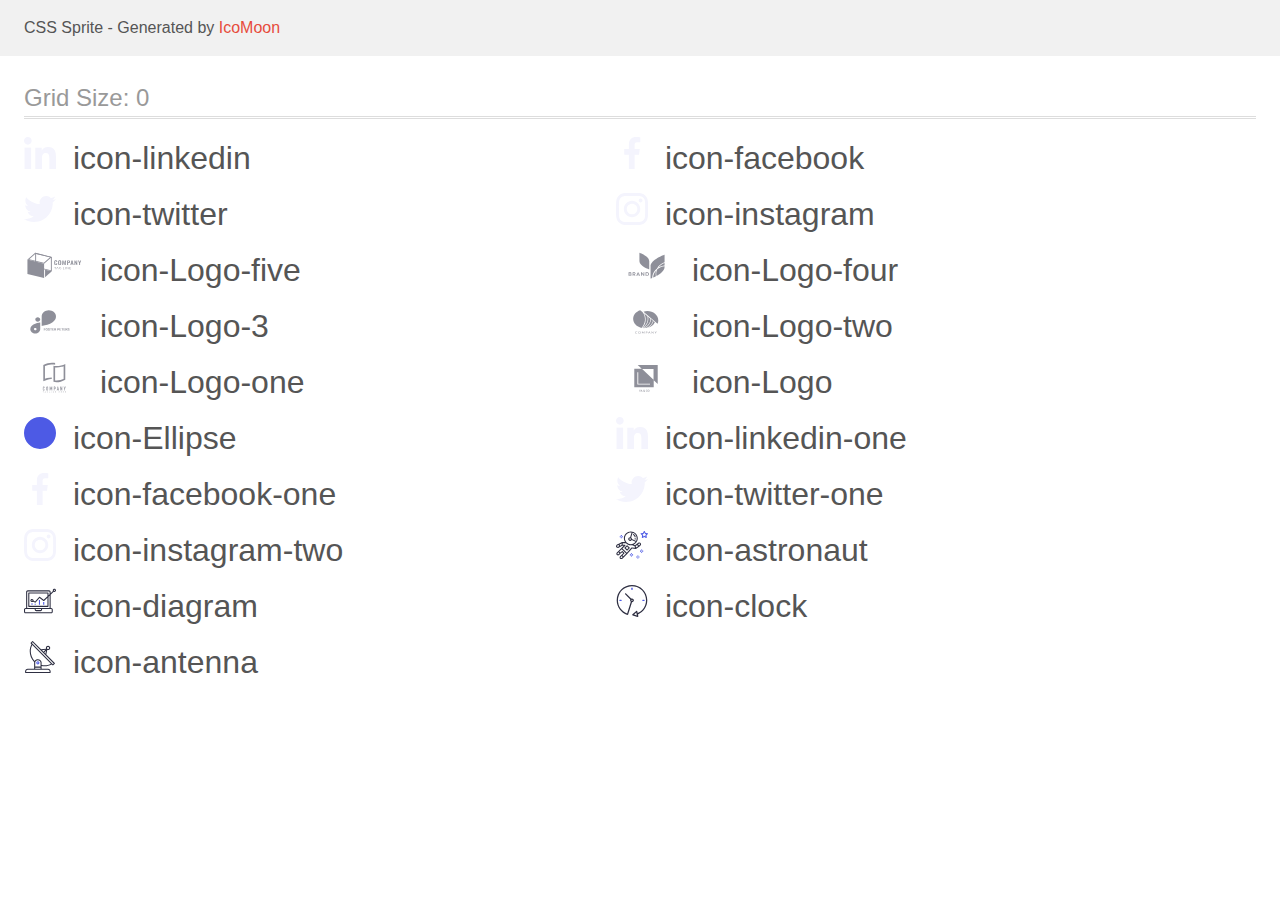
<file: mobile-first/images/icomoon/sprite/sprite.html>
<!doctype html>
<html>
<head>
    <title>CSS Sprite</title>
    <meta charset="utf-8">
    <meta name="viewport" content="width=device-width, initial-scale=1">
    <link href="sprite.css" rel="stylesheet">
</head>
<style>
    body {
        font-family: sans-serif;
        color: #555;
        margin: 0;
        line-height: 1.5;
    }
    a, a:visited {
        color: #e74c3c;
        text-decoration: none;
    }
    a:hover {
        box-shadow: 0 1px;
    }
    header {
        background: #F1F1F1;
    }
    p {
        margin: 1em 0;
    }
    h1 {
        font-size: 1.5em;
        font-weight: normal;
        margin: 1em 0 .75em;
        color: #999;
        box-shadow: 0 1px #ddd, 0 2px #fff, 0 3px #ddd;
    }
    .mhl {
        margin-left: 1.5em;
        margin-right: 1.5em;
    }
    .cell {
        float: left;
        margin-right: 1.5em;
        margin-bottom: .25em;
        width: 17em;
        overflow: hidden;
    }
    .cell span {
        margin-right: .25em;
    }
    .clearfix:before, .clearfix:after {
        content: " ";
        display: table;
    }
    .clearfix:after {
        clear: both;
    }
    .fs1 {
        font-size: 32px;
    }

</style>
<body>

<header class="clearfix">
    <p class="mhl">CSS Sprite - Generated by <a href="https://icomoon.io/app">IcoMoon</a></p>
</header>
    <div class="clearfix mhl">
        <h1>Grid Size: 0</h1>
        <div class="cell fs1">
            <span class="icon icon-linkedin"></span>
            icon-linkedin
        </div>
        <div class="cell fs1">
            <span class="icon icon-facebook"></span>
            icon-facebook
        </div>
        <div class="cell fs1">
            <span class="icon icon-twitter"></span>
            icon-twitter
        </div>
        <div class="cell fs1">
            <span class="icon icon-instagram"></span>
            icon-instagram
        </div>
        <div class="cell fs1">
            <span class="icon icon-Logo-five"></span>
            icon-Logo-five
        </div>
        <div class="cell fs1">
            <span class="icon icon-Logo-four"></span>
            icon-Logo-four
        </div>
        <div class="cell fs1">
            <span class="icon icon-Logo-3"></span>
            icon-Logo-3
        </div>
        <div class="cell fs1">
            <span class="icon icon-Logo-two"></span>
            icon-Logo-two
        </div>
        <div class="cell fs1">
            <span class="icon icon-Logo-one"></span>
            icon-Logo-one
        </div>
        <div class="cell fs1">
            <span class="icon icon-Logo"></span>
            icon-Logo
        </div>
        <div class="cell fs1">
            <span class="icon icon-Ellipse"></span>
            icon-Ellipse
        </div>
        <div class="cell fs1">
            <span class="icon icon-linkedin-one"></span>
            icon-linkedin-one
        </div>
        <div class="cell fs1">
            <span class="icon icon-facebook-one"></span>
            icon-facebook-one
        </div>
        <div class="cell fs1">
            <span class="icon icon-twitter-one"></span>
            icon-twitter-one
        </div>
        <div class="cell fs1">
            <span class="icon icon-instagram-two"></span>
            icon-instagram-two
        </div>
        <div class="cell fs1">
            <span class="icon icon-astronaut"></span>
            icon-astronaut
        </div>
        <div class="cell fs1">
            <span class="icon icon-diagram"></span>
            icon-diagram
        </div>
        <div class="cell fs1">
            <span class="icon icon-clock"></span>
            icon-clock
        </div>
        <div class="cell fs1">
            <span class="icon icon-antenna"></span>
            icon-antenna
        </div>
  </div>

</body>
</html>
</file>
<file: mobile-first/css/styles.css>
body {
    font-family: Roboto, sans-serif;
        color: rgba(67, 68, 85, 1);
        background-color: var(--WHITE, #FFFFFF);
        overflow-x: hidden;
}
:root {
    font-family: Roboto, sans-serif;
    color: rgba(67, 68, 85, 1);
    background-color: var(--WHITE, #FFFFFF);
    font-size: 16px;
    font-style: normal;
    font-weight: 400;
    letter-spacing: 0.02em;
    line-height: 150%;
    
}
h1, h2, h3, h4, h5, h6, p, ul {
    margin: 0;
    padding: 0;
}


/* ================================================= MOBILE 👇 ========================================= */
@media screen and (max-width: 768px) {

    

    .container {
        max-width: 428px;
        margin: 0 auto;
        padding-left: 15px;
        padding-right: 15px;
    }

    .visually-hidden {
        position: absolute;
        width: 1px;
        height: 1px;
        margin: -1px;
        border: 0;
        padding: 0;
        white-space: nowrap;
        clip-path: inset(100%);
        clip: rect(0 0 0 0);
        overflow: hidden;
    }

    img {
        display: block;
    }

    .list {
        list-style: none;
        background: var(--WHITE, #FFF);
        display: flex;
        gap: 24px;
        margin: 0;
        padding-left: 0;
    }

    .extra {
        list-style: none;
        margin: 0;
        padding: 0;
    }

    .link {
        text-decoration: none;
        color: var(--SLATE, #434455);
    }

    .section {
        
    }

    

    .header-container {
        display: block;
        width: 1158px;
        margin: 0 auto;
        padding: 0 15px;
        text-align: center;

    }

    .navigation {
        display: flex;
        align-items: center;
    }

    .link:hover {
        color: var(--SLATE, #434455);
    }

    .link:focus {
        color: var(--SLATE, #434455);
    }

    .header {
        display: flex;
        justify-content: center;
        align-items: center;
        border-bottom: 1px solid #e7e9fc;
        box-shadow: 0px 2px 1px rgba(46, 47, 66, 0.08),
            0px 1px 1px rgba(46, 47, 66, 0.16),
            0px 1px 6px rgba(46, 47, 66, 0.08);
    }

    .hamburger-button{
        border: none;
        background: transparent;
        width: 32px;
        height: 22px;
        cursor: pointer;
     }

    .address {
        font-style: normal;
        display: flex;
        gap: 40px;
        margin-left: 332px;
    }

    .addresslist {
        gap: 40px;
    }

    .nav-logo {
        color: var(--IRIS, #4D5AE5);
        font-family: Raleway, sans-serif;
        font-size: 18px;
        font-weight: 800;
        line-height: 1.17;
        letter-spacing: 0.54px;
        text-transform: uppercase;
        margin-right: 76px;
        margin-top: 25.5px;
        margin-bottom: 23.5px;
    }

    .nav-logo:hover,
    .nav-logo:focus {
        color: var(--IRIS, #4D5AE5);
        font-family: Raleway, sans-serif;
        font-size: 18px;
        font-weight: 800;
        line-height: 1.17;
        letter-spacing: 0.54px;
        text-transform: uppercase;
        margin-right: 76px;
    }

    .nav-span {
        color: var(--NAVY-BLUE, #2E2F42);
        font-family: Raleway, sans-serif;
        font-size: 18px;
        font-weight: 800;
        line-height: 1.17;
        letter-spacing: 0.54px;
        text-transform: uppercase;
    }

    .menu-navi {
        display: flex;
        gap: 40px;
    }
     .menu-navi{
        display: none;
    }
    .address{
        display: none;
    }

    .pages {
        color: var(--NAVY-BLUE, #2E2F42);
        font-family: Roboto, sans-serif;
        font-size: 16px;
        font-weight: 500;
        line-height: 150%;
        letter-spacing: 0.32px;
        margin-left: 0;
        margin-right: 0;
        padding: 24px 0;
        display: flex;
        gap: 40px;
    }

    .pages:hover {
        color: var(--OCEAN, #404BBF);
    }

    .pages:focus {
        color: var(--OCEAN, #404BBF);
    }

    .contacts {
        color: var(--SLATE, #434455);
        font-family: Roboto, sans-serif;
        font-size: 16px;
        font-style: normal;
        line-height: 150%;
        letter-spacing: 0.32px;
        margin-left: 0;
        margin-right: 0;
        padding: 24px 0;
        display: flex;
        gap: 40px;
        transition: color 250ms cubic-bezier(0.4, 0, 0.2, 1);

    }

    .contacts:hover {
        color: var(--OCEAN, #404BBF);
    }

    .contacts:focus {
        color: var(--OCEAN, #404BBF);
    }

    .top-html {
        background-color: var(--navy-blue);
        background-image: linear-gradient(rgba(46, 47, 66, 0.7),
                rgba(46, 47, 66, 0.7)),
            url("../images/people-office.jpg");
        background-position: center;
        background-repeat: no-repeat;
        background-size: cover;
        margin: 0 auto;
        max-width: 1440px;
        padding: 188px 0;        
    }
        @media (min-device-pixel-ratio: 2),
        (min-resolution: 192dpi),
        (min-resolution: 2dppx) {
            .box {
                background-image: url('../images/people-office2x.jpg');
            }
        }



    .top-html:focus {
        background-color: var(--OCEAN, #404BBF);
    }

    .top-heading {
        color: var(--WHITE, #FFF);
        font-family: Roboto, sans-serif;
        font-size: 36px;
        font-weight: 700;
        line-height: 111.111%;
        letter-spacing: 0.72px;
        width: 390px;
        text-transform: capitalize;
        text-align: center;
        margin-left: auto;
        margin-right: auto;

    }

    .order-button {
        background: var(--IRIS, #4D5AE5);
        color: var(--WHITE, #FFF);
        font-family: Roboto, sans-serif;
        font-size: 16px;
        font-weight: 500;
        line-height: 150%;
        letter-spacing: 0.64px;
        cursor: pointer;
        display: block;
        min-width: 169px;
        height: 56px;
        border: none;
        border-radius: 4px;
        margin-left: auto;
        margin-right: auto;
        margin-top: 48px;
        padding: 16px 32px 16px 32px;
        transition: background-color 250ms cubic-bezier(0.4, 0, 0.2, 1);

    }

    .order-button:hover {
        color: var(--WHITE, #FFF);
        background-color: #404bbf;
        cursor: pointer;

    }

    .order-button:focus {
        color: var(--WHITE, #FFF);
        background-color: #404bbf;
    }

    .order-button:active {
        color: var(--WHITE, #FFF);
        background-color: #404bbf;
    }

    .first-html {
        display: block;
        padding-top: 120px;
        margin-bottom: 0;
    }

    .first-html-list {
        display: flex;
        flex-direction: column;
        justify-content: center;
        align-items: center;
        gap: 24px;
    }


    .first-point-one {
        display: block;
        justify-content: center;
        flex-basis: calc((100% - 3*24px)/4);
        max-width: 264px;
        margin-bottom: 72px;
    }



    .first-html-div {
        display: flex;
        align-items: center;
        justify-content: center;
        height: 112px;
        background-color: #f4f4fd;
        border-radius: 4px;
        margin-bottom: 8px;

    }

    .third-html {
        background-color: var(--CLOUD, #F4F4FD);
        padding: 120px 0;
        gap: 24px;
    }

    .third-html-div {
        display: flex;
        flex-direction: column;
    }

    .third-heading {
        color: var(--NAVY-BLUE, #2E2F42);
        text-align: center;
        font-family: Roboto, sans-serif;
        font-size: 36px;
        font-weight: 700;
        line-height: 111.111%;
        letter-spacing: 0.72px;
        text-transform: capitalize;
        margin-bottom: 72px;

    }

    .third-html-list {
        display: flex;
        flex-direction: column;
        justify-content: center;
        align-items: center;
        gap: 24px;
        background-color: #F4F4FD;
    }

    .third-html-icon-list {
        display: flex;
        justify-content: center;
        gap: 24px;
        margin-top: 8px;
    }

    .third-html-list-point {
        width: 40px;
        height: 40px;
    }

    .third-html-link {
        width: 100%;
        height: 100%;
        background-color: #4d5ae5;
        border-radius: 50%;
        display: flex;
        align-items: center;
        justify-content: center;
        transition: background-color 250ms cubic-bezier(0.4, 0, 0.2, 1);
        ;
    }

    .third-html-link:hover,
    .third-html-link:focus {
        background-color: #404bbf;
    }

    .svg-third-html {
        fill: #f4f4fd;
    }


    .fourth-html {
        padding-top: 120px;
        padding-bottom: 120px;
        margin: 0 auto;
    }

    .fourth-html-div {
        display: block;
        flex-direction: column;
        align-items: center;
    }

    .customers {
        display: flex;
        justify-content: center;
        color: #2E2F42;
        font-size: 36px;
        line-height: 1.11;
        margin-bottom: 72px;
    }

    .fourth-html-list {
        display: grid;
        grid-template-columns: repeat(2, 1fr);
        gap: 24px;
        width: 100%;
    }

    .fourth-html-point {
        width: 100%;
        height: 88px;
        margin-bottom: 72px;

    }

    .fourth-html-point:hover,
    .fourth-html-point:focus {}

    .fourth-html-link {
        width: 100%;
        height: 100%;
        border: 1px solid #8e8f99;
        border-radius: 4px;
        display: flex;
        align-items: center;
        justify-content: center;
        color: #8E8F99;
        transition: border-color 250ms cubic-bezier(0.4, 0, 0.2, 1),
            color 250ms cubic-bezier(0.4, 0, 0.2, 1);
        ;
    }

    .fourth-html-link:hover,
    .fourth-html-link:focus {
        border-color: #404bbf;
        color: #404bbf;


    }

    .svg-fourth-html {
        fill: currentColor;
    }

    .svg-fourth-html:focus,
    .svg-fourth-html:hover {
        fill: currentColor;
    }

    .images-list {
        display: flex;
        flex-direction: column;
        justify-content: center;
        align-items: center;
        background: var(--WHITE, #FFF);
        border-radius: 0px 0px 4px 4px;
        flex-basis: calc((100% - 72px)/4);
        box-shadow: 0px 1px 6px rgba(46, 47, 66, 0.08), 0px 1px 1px rgba(46, 47, 66, 0.16), 0px 2px 1px rgba(46, 47, 66, 0.08)
    }

    .employees {
        padding: 32px 0px;

    }

    .buttons-list {
        display: flex;
        justify-content: center;
        gap: 24px;
        margin-bottom: 72px;

    }

    .buttons {
        border: 1px solid var(--CORNFLOWER, #E7E9FC);
        background: var(--CLOUD, #F4F4FD);
        color: var(--IRIS, #4D5AE5);
        text-align: center;
        font-family: Roboto, sans-serif;
        font-size: 16px;
        font-weight: 500;
        line-height: 150%;
        letter-spacing: 0.64px;
        padding: 12px 24px;
        border-radius: 4px;
        transition: color 250ms cubic-bezier(0.4, 0, 0.2, 1),
            background-color 250ms cubic-bezier(0.4, 0, 0.2, 1),
            border-color 250ms cubic-bezier(0.4, 0, 0.2, 1),
            box-shadow 250ms cubic-bezier(0.4, 0, 0.2, 1);

    }

    .buttons:hover {
        background: var(--OCEAN, #404BBF);
        color: var(--WHITE, #FFF);
        text-align: center;
        font-family: Roboto, sans-serif;
        font-size: 16px;
        font-weight: 500;
        line-height: 150%;
        letter-spacing: 0.64px;
        cursor: pointer;
        border: 1px solid transparent;
        box-shadow: 0px 2px 2px 0px rgba(0, 0, 0, 0.12), 0px 2px 1px 0px rgba(0, 0, 0, 0.08), 0px 3px 1px 0px rgba(0, 0, 0, 0.10);
    }

    .buttons:focus {
        background: var(--OCEAN, #404BBF);
        color: var(--WHITE, #FFF);
        text-align: center;
        font-family: Roboto, sans-serif;
        font-size: 16px;
        font-weight: 500;
        line-height: 150%;
        letter-spacing: 0.64px;
        cursor: pointer;
        border: 1px solid transparent;
        box-shadow: 0px 2px 2px 0px rgba(0, 0, 0, 0.12), 0px 2px 1px 0px rgba(0, 0, 0, 0.08), 0px 3px 1px 0px rgba(0, 0, 0, 0.10);
    }

    .portfolio-images-list {
        display: flex;
        flex-wrap: wrap;
        column-gap: 24px;
        row-gap: 48px;
        margin: 0;
        padding: 0;
    }

    .offers {
        flex-basis: calc((100% - 48px)/3);

    }

    .offers:hover,
    .offers:focus {
        box-shadow: 0px 1px 6px rgba(46, 47, 66, 0.08), 0px 1px 1px rgba(46, 47, 66, 0.16), 0px 2px 1px rgba(46, 47, 66, 0.08);
    }

    .offer-container {
        display: inline-block;
        border: 1px solid #e7e9fc;
        border-top: none;
        padding: 32px 16px;
        width: 360px;
        padding-bottom: 36px;
    }

    .container-top-html {}

    .second-html {
        padding-top: 0;
    }

    .second-heading {
        color: var(--NAVY-BLUE, #2E2F42);
        text-align: center;
        font-family: Roboto, sans-serif;
        font-size: 36px;
        font-weight: 700;
        line-height: 111.111%;
        letter-spacing: 0.72px;
        text-transform: capitalize;
        margin-bottom: 72px;
    }

    .second-header {
        color: var(--NAVY-BLUE, #2E2F42);
        font-family: Roboto, sans-serif;
        font-size: 20px;
        font-weight: 500;
        line-height: 120%;
        letter-spacing: 0.4px;
        margin-bottom: 8px;
        text-align: left;
        margin-bottom: 8px;
        display: flex;
        justify-content: center;
        align-items: center;
    }

    .second-html-list {
        display: flex;
        gap: 24px;

    }

    .second-point-one {
        width: calc((100% - 48px) / 3);
    }



    .third-header {
        color: var(--NAVY-BLUE, #2E2F42);
        font-family: Roboto, sans-serif;
        font-size: 20px;
        font-weight: 500;
        line-height: 120%;
        letter-spacing: 0.4px;
        margin-bottom: 8px;
        text-align: center;
        margin-bottom: 8px;
    }

    .paragraph {
        font-size: 16px;
        text-align: center;
    }

    .paragraph-employee {
        font-size: 16px;
        text-align: center
    }

    .portfolio-section-one {
        padding: 96px 0 120px 0
    }

    .portfolio-image-link {
        display: block;
        transition: box-shadow 250ms cubic-bezier(0.4, 0, 0.2, 1);
    }

    .portfolio-image-link:hover,
    .portfolio-image-link:focus {
        color: var(--OCEAN, #404BBF);
        box-shadow: 0px 1px 6px rgba(46, 47, 66, 0.08),
            0px 1px 1px rgba(46, 47, 66, 0.16),
            0px 2px 1px rgba(46, 47, 66, 0.08);
    }



    .portfolio-second-heading {
        color: var(--NAVY-BLUE, #2E2F42);
        font-family: Roboto;
        font-size: 20px;
        font-weight: 500;
        line-height: 1.2;
        letter-spacing: 0.4px;
        margin-bottom: 8px
    }

    .paragraph-link-portfolio {
        color: var(--SLATE, #434455);
        font-family: Roboto;
        font-size: 16px;
        font-weight: 400;
        line-height: 1.5;
        letter-spacing: 0.32px;
    }

    .footer {
        display: block;
        background: var(--NAVY-BLUE, #2E2F42);
        padding: 100px 0;
        display: block;
    }

    .footer-container-basic {
        display: block;
        justify-content: center;
        align-items: center;


    }

    .footer-logo {
        color: var(--IRIS, #4D5AE5);
        font-family: Raleway, sans-serif;
        font-size: 18px;
        font-weight: 800;
        line-height: 1.17;
        letter-spacing: 0.54px;
        text-transform: uppercase;
        display: inline-block;
        margin-bottom: 16px;
    }

    .footer-logo:focus,
    .footer-logo:hover {
        color: var(--IRIS, #4D5AE5);
        font-family: Raleway, sans-serif;
        font-size: 18px;
        font-weight: 800;
        line-height: 1.17;
        letter-spacing: 0.54px;
        text-transform: uppercase;
        display: inline-block;
        margin-bottom: 16px;
    }

    .footer-span {
        display: flex;
        justify-content: center;
        color: var(--CLOUD, #F4F4FD);
        font-family: Raleway, sans-serif;
        font-size: 18px;
        font-weight: 800;
        line-height: 1.17;
        letter-spacing: 0.54px;
        text-transform: uppercase;
        display: inline-block;
    }

    .footer-text {
        color: var(--CLOUD, #F4F4FD);
        font-family: Roboto, sans-serif;
        font-size: 16px;
        line-height: 150%;
        letter-spacing: 0.32px;
        background-color: var(--NAVY-BLUE, #2E2F42);
        max-width: 264px;
        min-width: 264px;
        margin-bottom: 72px;
    }

    .footer-social-media {
        display: flex;
        justify-content: center;
        align-items: center;
        font-weight: 500;
        font-size: 16px;
        line-height: 1.5;
        letter-spacing: 0.02em;
        color: #FFFFFF;
        margin-bottom: 16px;
    }

    .footer-list {
        display: flex;
        gap: 16px;
        list-style: none;
        margin-bottom: 72px;
    }

    .footer-point {
        height: 40px;
        width: 40px;

    }

    .footer-social-media-link:hover,
    .footer-social-media-link:focus {
        width: 100%;
        height: 100%;
        background-color: #31d0aa;
        border-radius: 50%;
        display: flex;
        align-items: center;
        justify-content: center;
    }

    .footer-social-media-link {
        width: 100%;
        height: 100%;
        background-color: #4D5AE5;
        border-radius: 50%;
        display: flex;
        align-items: center;
        justify-content: center;
        transition: background-color 250ms cubic-bezier(0.4, 0, 0.2, 1);
    }

    .footer-container {
        display: flex;
        flex-direction: column;
        justify-content: center;
        align-items: center;
        

    }

    .footer-social-container{
        display: flex;
        flex-direction: column;
        justify-content: center;
        align-items: center;
    }

    .footer-svg {
        fill: #f4f4fd;
    }

    .backdrop {
        position: fixed;
        inset: 0 0 auto;
        width: 100%;
        height: 100%;
        padding: 72px 24px 24px 24px;
        ;
        background: rgba(46, 47, 66, 0.40);
        opacity: 1;
        pointer-events: all;
        transition: opacity 250ms cubic-bezier(0.4, 0, 0.2, 1),
            visibility 250ms cubic-bezier(0.4, 0, 0.2, 1);
    }

    .is-hidden {
        visibility: hidden;
        opacity: 0;
        pointer-events: none;
    }

    .modal {
        position: absolute;
        top: 50%;
        left: 50%;
        width: 408px;
        min-height: 584px;
        padding: 72px 24px 24px 24px;
        background-color: #FCFCFC;
        border-radius: 4px;
        box-shadow: 0px 1px 1px rgba(0, 0, 0, 0.14),
            0px 1px 3px rgba(0, 0, 0, 0.12),
            0px 2px 1px rgba(0, 0, 0, 0.2);
        transform: translate(-50%, -50%);
        transition: transform 250ms cubic-bezier(0.4, 0, 0.2, 1)
    }

    .close-button {
        position: absolute;
        cursor: pointer;
        border-radius: 50%;
        border: 1px rgba(0, 0, 0, 0.10) solid;
        width: 24px;
        height: 24px;
        right: 24px;
        top: 24px;
        padding: 0;
        color: #2E2F42;
        background-color: #E7E9FC;
        display: flex;
        align-items: center;
        justify-content: center;
        transition: background-color 250ms cubic-bezier(0.4, 0, 0.2, 1),
            border 250ms cubic-bezier(0.4, 0, 0.2, 1);
    }

    .close-button:hover,
    .close-button:focus {
        background-color: #404BBF;
        border: none;
        fill: #FFFFFF;
    }

    .close-button-svg {
        transition: fill 250ms cubic-bezier(0.4, 0, 0.2, 1);
    }

    .current {
        position: relative;
        color: #404bbf;
        transition: color 250ms cubic-bezier(0.4, 0, 0.2, 1);
    }

    .current::after {
        content: '';
        height: 4px;
        width: 100%;
        background-color: #404BBF;
        border-radius: 2px;
        position: absolute;
        left: 0;
        bottom: -1px;
    }

    .portfolio-overlay {
        position: relative;
        overflow: hidden;
    }

    .portfolio-overlay-text {
        position: absolute;
        top: 0;
        background-color: #4D5AE5;
        color: #F4F4FD;
        font-size: 16px;
        line-height: 1.5;
        letter-spacing: 0.02em;
        padding: 40px 32px;
        width: 100%;
        height: 100%;
        transform: translateY(100%);
        transition: transform 250ms cubic-bezier(0.4, 0, 0.2, 1);

    }

    .portfolio-image-link:hover .portfolio-overlay-text {
        transform: translateY(0%);
    }

    .portfolio-image-link:focus .portfolio-overlay-text {
        transform: translateY(0%);
    }

    .backdrop-header {

        color: var(--NAVY-BLUE, #2E2F42);
        text-align: center;
        font-family: Roboto;
        font-size: 16px;
        font-style: normal;
        font-weight: 500;
        line-height: 24px;
        letter-spacing: 0.32px;
        margin-bottom: 16px;



    }

    .modal-contacts {

        display: flex;
        flex-direction: column;
        justify-content: center;
        align-items: center;
    }

    .modal-label {
        display: block;
        font-family: Roboto;
        font-size: 12px;
        font-style: normal;
        font-weight: 400;
        display: block;
        margin-bottom: 4px;
        line-height: 1.17;
        letter-spacing: 0.04em;
        color: #8E8F99;
    }

    .privacy-label {
        display: block;
        align-items: center;
        gap: 2px;

    }

    .modal-div {
        display: flex;
        flex-direction: column;
        width: 100%;
        margin-bottom: 8px;
    }

    .modal-div:nth-of-type(4) {
        margin-bottom: 16px;
    }

    .modal-icon-box {
        position: relative;
        display: flex;
        align-items: center;
    }


    .modal-input {
        width: 100%;
        height: 40px;
        padding-left: 38px;
        color: var(--DARK);
        background-color: transparent;
        border: 1px solid #2E2F4266;
        border-radius: 4px;
        outline: transparent;
        transition-property: border-color;
        transition-duration: 250ms;
        transition-timing-function: cubic-bezier(0.4, 0, 0.2, 1);
    }

    .modal-input:hover,
    .modal-input:focus,
    .modal-input:active {
        border-color: #4D5AE5;
    }

    .modal-svg {
        position: absolute;
        left: 16px;
        top: 50%;
        width: 18px;
        height: 24px;
        fill: #2E2F42;
        transform: translateY(-50%);
        transition-property: fill;
        transition-duration: 250ms;
        transition-timing-function: cubic-bezier(0.4, 0, 0.2, 1);
    }

    .modal-input:hover+.modal-svg,
    .modal-input:focus+.modal-svg,
    .modal-input:active+.modal-svg {
        fill: #4D5AE5;
    }

    .textarea {
        height: 120px;
        resize: none;
        padding: 8px 16px;
        font-size: 12px;
        line-height: 1.17;
        letter-spacing: 0.04em;
        color: #2E2F4266;
        background-color: transparent;
        border: 1px solid #2E2F4266;
        border-radius: 4px;
        outline: transparent;
        transition-property: border-color;
        transition-duration: 250ms;
        transition-timing-function: cubic-bezier(0.4, 0, 0.2, 1);
    }

    .form-field {
        margin-bottom: 24px;
    }

    .policy-checkbox {
        stroke-width: 1px;
        stroke: #2E2F42;
        margin-right: 8px;
        border-radius: 2px;
    }

    .privacy-policy {
        display: flex;
        align-items: center;
        justify-content: flex-start;
        margin-bottom: 4px;
        font-size: 12px;
        line-height: 1.17;
        letter-spacing: 0.04em;
        color: #8E8F99;
    }

    .policy-link {
        color: #4D5AE5;
        font-family: Roboto;
        font-size: 12px;
        font-style: normal;
        font-weight: 400;
        line-height: 16px;
        letter-spacing: 0.48px;
        text-decoration-line: underline;
    }

    .policy-div {
        display: flex;
        justify-content: flex-start;
        align-items: center;
        width: 100%;
        margin-bottom: 24px;
    }

    .policy-div>input[type="checkbox"] {
        display: flex;
        appearance: none;
    }

    .policy-span {
        display: inline-flex;
        align-items: center;
        justify-content: center;
        width: 16px;
        height: 16px;
        margin-right: 8px;
        padding-bottom: 6px;
        border: 1px solid rgba(46, 47, 66, 0.4);
        border-radius: 2px;
        fill: transparent;
        transition-property: background-color, border, fill;
        transition-duration: 250ms;
        transition-timing-function: cubic-bezier(0.4, 0, 0.2, 1);
    }

    .policy-svg {

        width: 15px;
        height: 15px;

    }

    .policy-link {
        color: #4D5AE5;
    }


    .policy-input:checked+.modal-label span {
        background-color: #404BBF;
        border: none;
        fill: #F4F4FD;
    }

    .send-button {
        display: block;
        min-width: 169px;
        height: 56px;
        margin: auto;
        padding: 16px 32px;
        color: #FFFFFF;
        background-color: #4D5AE5;
        border: none;
        border-radius: 4px;
        box-shadow: 0px 4px 4px 0px rgba(0, 0, 0, 0.15);
        transition-property: background-color;
        transition-duration: 250ms;
        transition-timing-function: cubic-bezier(0.4, 0, 0.2, 1);
        cursor: pointer;
        font-weight: 500;
        line-height: 1.5;
        letter-spacing: 0.04em;
    }

    .send-button:hover,
    .send-button:focus {
        background-color: #404BBF;
    }

    .subscribe-div {
        display: flex;
            flex-direction: column;
            justify-content: center;
            align-items: center;
    }

    .footer-subscribe-paragraph {
        margin-bottom: 16px;
        font-weight: 500;
        font-size: 16px;
        line-height: 1.5;
        letter-spacing: 0.02em;
        color: #ffffff;
    }

    .footer-form {
            display: flex;
                flex-direction: column;
                justify-content: center;
                align-items: center;
                width: 100%;
                gap: 24px;
    }

    .footer-label {
        display: flex;
        justify-content: center;
        width: 100%;
    }

    .footer-input {
        gap: 24px;
        width: 398px;
        height: 40px;
        border: 1px solid #ffffff;
        background-color: transparent;
        font-size: 12px;
        line-height: 1.5;
        letter-spacing: 0.04em;
        padding-left: 16px;
        box-shadow: 0px 4px 4px 0px rgba(0, 0, 0, 0.15);
        border-radius: 4px;
        color: #ffffff;
    }

    .footer-subscribe-button {
        width: 165px;
        height: 40px;
        display: flex;
        justify-content: center;
        align-items: center;
        font-family: "Roboto", sans-serif;
        font-size: 16px;
        font-weight: 500;
        line-height: 1.5;
        letter-spacing: 0.04em;
        color: #ffffff;
        cursor: pointer;
        background-color: #4D5AE5;
        border: none;
        border-radius: 4px;
    }

    .footer-subscribe-button:hover,
    .footer-subscribe-button:focus {}

    .footer-subscribe-svg {
        margin-left: 16px;
        fill: #FFFFFF;
    }

          
    
          .menu-toggle {
              min-height: 40px;
              min-width: 40px;
              display: flex;
              align-items: center;
              justify-content: center;
    
              margin: 0;
              padding: 0;
              background-color: transparent;
              cursor: pointer;
              border: none;
              border-radius: 50%;
              outline: none;
          }




.menu-toggle:hover,
.menu-toggle:focus {
    background-color: rgba(0, 0, 0, 0.1);
}

.menu-container {
    position: fixed;
    top: 0;
    left: 0;
    width: 100vw;
    height: 100vh;
    padding: 32px;
    background-color: #3f51b5;
    z-index: 999;

    transform: translateX(100%);
    transition: transform 250ms ease-in-out;
}

.menu-container.is-open {
    transform: translateX(0);
}

.menu-container .menu-toggle {
    position: absolute;
    top: 16px;
    right: 16px;
    color: #fff;
}

.mobile-menu {
    padding: 0;
    margin: 0;
    list-style: none;
}

.mobile-menu .link {
    display: block;
    padding: 10px;
    color: #fff;
    text-decoration: none;
}

}

/* ================================================= TABLET 👇 ========================================= */
@media screen and (min-width: 768px) and (max-width: 1157px) {

    .menu-toggle{
        display: none;
    }

    .container {
            max-width: 768px;
            margin: 0 auto;
            padding-left: 15px;
            padding-right: 15px;
        }
    
        .visually-hidden {
            position: absolute;
            width: 1px;
            height: 1px;
            margin: -1px;
            border: 0;
            padding: 0;
            white-space: nowrap;
            clip-path: inset(100%);
            clip: rect(0 0 0 0);
            overflow: hidden;
        }
    
        img {
            display: block;
        }
    
        .list {
            list-style: none;
            background: var(--WHITE, #FFF);
            display: flex;
            gap: 24px;
            margin: 0;
            padding-left: 0;
        }
    
        .extra {
            list-style: none;
            margin: 0;
            padding: 0;
        }
    
        .link {
            text-decoration: none;
            color: var(--SLATE, #434455);
        }
    
        .section {}
    
        .hamburger-button{
            display: none;
        }
    
        .header-container {
            display: flex;
            width: 768px;
            margin: 0 auto;
            padding: 0 15px;
            text-align: center;
    
        }
    
        .navigation {
            display: flex;
            align-items: flex-end
        }
    
        .link:hover {
            color: var(--SLATE, #434455);
        }
    
        .link:focus {
            color: var(--SLATE, #434455);
        }
    
        .header {
    
            border-bottom: 1px solid #e7e9fc;
            box-shadow: 0px 2px 1px rgba(46, 47, 66, 0.08),
                0px 1px 1px rgba(46, 47, 66, 0.16),
                0px 1px 6px rgba(46, 47, 66, 0.08);
        }
    
        .address {
            font-style: normal;
            display: flex;
            justify-content: center;
            align-items: center;
            gap: 0px;
            
        }
    
        .addresslist {
            display: grid;
            gap: 12px;
        }
    
        .nav-logo {
            color: var(--IRIS, #4D5AE5);
            font-family: Raleway, sans-serif;
            font-size: 18px;
            font-weight: 800;
            line-height: 1.17;
            letter-spacing: 0.54px;
            text-transform: uppercase;
            margin-right: 76px;
            margin-top: 25.5px;
            margin-bottom: 23.5px;
        }
    
        .nav-logo:hover,
        .nav-logo:focus {
            color: var(--IRIS, #4D5AE5);
            font-family: Raleway, sans-serif;
            font-size: 18px;
            font-weight: 800;
            line-height: 1.17;
            letter-spacing: 0.54px;
            text-transform: uppercase;
            margin-right: 76px;
        }
    
        .nav-span {
            color: var(--NAVY-BLUE, #2E2F42);
            font-family: Raleway, sans-serif;
            font-size: 18px;
            font-weight: 800;
            line-height: 1.17;
            letter-spacing: 0.54px;
            text-transform: uppercase;
        }
    
        .menu-navi {
            display: flex;
            gap: 40px;
            margin-right: 121px;
        }
    
        .pages {
            color: var(--NAVY-BLUE, #2E2F42);
            font-family: Roboto, sans-serif;
            font-size: 16px;
            font-weight: 500;
            line-height: 150%;
            letter-spacing: 0.32px;
            margin-left: 0;
            margin-right: 0;
            padding: 24px 0;
            display: flex;
            gap: 40px;
        }
    
        .pages:hover {
            color: var(--OCEAN, #404BBF);
        }
    
        .pages:focus {
            color: var(--OCEAN, #404BBF);
        }
    
        .contacts {
            color: var(--SLATE, #434455);
            font-family: Roboto, sans-serif;
            font-size: 12px;
            font-style: normal;
            line-height: 150%;
            letter-spacing: 0.32px;
            margin-left: 0;
            margin-right: 0;
            
            display: flex;
            gap: 40px;
            transition: color 250ms cubic-bezier(0.4, 0, 0.2, 1);
    
        }
    
        .contacts:hover {
            color: var(--OCEAN, #404BBF);
        }
    
        .contacts:focus {
            color: var(--OCEAN, #404BBF);
        }
    
        .top-html {
            background-color: var(--navy-blue);
            background-image: linear-gradient(rgba(46, 47, 66, 0.7),
                    rgba(46, 47, 66, 0.7)),
                url("../images/people-office.jpg");
            background-position: center;
            background-repeat: no-repeat;
            background-size: cover;
            margin: 0 auto;
            max-width: 1158px;
            padding: 188px 0;
        }
    
        @media (min-device-pixel-ratio: 2),
        (min-resolution: 192dpi),
        (min-resolution: 2dppx) {
            .box {
                background-image: url('../images/people-office2x.jpg');
            }
        }
    
    
    
        .top-html:focus {
            background-color: var(--OCEAN, #404BBF);
        }
    
        .top-heading {
            color: var(--WHITE, #FFF);
            font-family: Roboto, sans-serif;
            font-size: 56px;
            font-weight: 700;
            line-height: 107.143%;
            letter-spacing: 1.12px;
            max-width: 496px;
            text-align: center;
            margin-left: auto;
            margin-right: auto;
    
        }
    
        .order-button {
            background: var(--IRIS, #4D5AE5);
            color: var(--WHITE, #FFF);
            font-family: Roboto, sans-serif;
            font-size: 16px;
            font-weight: 500;
            line-height: 150%;
            letter-spacing: 0.64px;
            cursor: pointer;
            display: block;
            min-width: 169px;
            height: 56px;
            border: none;
            border-radius: 4px;
            margin-left: auto;
            margin-right: auto;
            margin-top: 48px;
            padding: 16px 32px 16px 32px;
            transition: background-color 250ms cubic-bezier(0.4, 0, 0.2, 1);
    
        }
    
        .order-button:hover {
            color: var(--WHITE, #FFF);
            background-color: #404bbf;
            cursor: pointer;
    
        }
    
        .order-button:focus {
            color: var(--WHITE, #FFF);
            background-color: #404bbf;
        }
    
        .order-button:active {
            color: var(--WHITE, #FFF);
            background-color: #404bbf;
        }
    
        .first-html {
            display: block;
            padding-top: 120px;
            margin-bottom: 0;
        }
    
        .first-html-list {
            display: grid;
                grid-template-columns: repeat(2, 1fr);
            gap: 24px;
        }
    
    
        .first-point-one {
            display: flex;
            justify-content: center;
            flex-basis: calc((100% - 3*24px)/4);
            max-width: 368px;
            margin-bottom: 72px;
        }
    
    
    
        .first-html-div {
            display: flex;
            width: 368px;
            align-items: center;
            justify-content: center;
            height: 112px;
            background-color: #f4f4fd;
            border-radius: 4px;
            margin-bottom: 8px;
    
        }

                .fhtml-container {
                    width: 368px;
                    display: flex;
                    flex-direction: column;
                    justify-content: center;
                    align-items: flex-start;
                    
                }
        .text-fhtml{
            align-items: flex-start;
            text-align: left;
        }
    
        .third-html {
            background-color: var(--CLOUD, #F4F4FD);
            padding: 120px 0;
            gap: 24px;
        }
    
        .third-html-div {
            display: flex;
            flex-direction: column;
            justify-content: center;
            align-items: center;
        }
    
        .third-heading {
            color: var(--NAVY-BLUE, #2E2F42);
            text-align: center;
            font-family: Roboto, sans-serif;
            font-size: 36px;
            font-weight: 700;
            line-height: 111.111%;
            letter-spacing: 0.72px;
            text-transform: capitalize;
            margin-bottom: 72px;
    
        }
    
        .third-html-list {
            width: 267px;
            display: grid;
            grid-template-columns: repeat(2, 1fr);
            
            justify-content: center;
            align-items: center;
            gap: 24px;
            background-color: #F4F4FD;
        }
    
        .third-html-icon-list {
            display: flex;
            justify-content: center;
            gap: 24px;
            margin-top: 8px;
        }
    
        .third-html-list-point {
            width: 40px;
            height: 40px;
        }
    
        .third-html-link {
            width: 100%;
            height: 100%;
            background-color: #4d5ae5;
            border-radius: 50%;
            display: flex;
            align-items: center;
            justify-content: center;
            transition: background-color 250ms cubic-bezier(0.4, 0, 0.2, 1);
            ;
        }
    
        .third-html-link:hover,
        .third-html-link:focus {
            background-color: #404bbf;
        }
    
        .svg-third-html {
            fill: #f4f4fd;
        }
    
    
        .fourth-html {
            padding-top: 120px;
            padding-bottom: 120px;
            margin: 0 auto;
        }
    
        .fourth-html-div {
            display: flex;
            flex-direction: column;
            align-items: center;
        }
    
        .customers {
            display: flex;
            justify-content: center;
            color: #2E2F42;
            font-size: 36px;
            line-height: 1.11;
            margin-bottom: 72px;
        }
    
        .fourth-html-list {
            display: grid;
            grid-template-columns: repeat(3, 1fr);
            gap: 24px;
            
        }
    
        .fourth-html-point {
            display: flex;
            justify-content: center;
            gap: 0px;
            height: 88px;
            margin-bottom: 48px;
    
        }
    
        .fourth-html-point:hover,
        .fourth-html-point:focus {}
    
        .fourth-html-link {
            width: 168px;
            height: 100%;
            border: 1px solid #8e8f99;
            border-radius: 4px;
            display: flex;
            align-items: center;
            justify-content: center;
            color: #8E8F99;
            transition: border-color 250ms cubic-bezier(0.4, 0, 0.2, 1),
                color 250ms cubic-bezier(0.4, 0, 0.2, 1);
            ;
        }
    
        .fourth-html-link:hover,
        .fourth-html-link:focus {
            border-color: #404bbf;
            color: #404bbf;
    
    
        }
    
        .svg-fourth-html {
            fill: currentColor;
        }
    
        .svg-fourth-html:focus,
        .svg-fourth-html:hover {
            fill: currentColor;
        }
    
        .images-list {
            width: 267px;
            display: flex;
            flex-direction: column;
            justify-content: center;
            align-items: center;
            background: var(--WHITE, #FFF);
            border-radius: 0px 0px 4px 4px;
            flex-basis: calc((100% - 72px)/4);
            box-shadow: 0px 1px 6px rgba(46, 47, 66, 0.08), 0px 1px 1px rgba(46, 47, 66, 0.16), 0px 2px 1px rgba(46, 47, 66, 0.08)
        }
    
        .employees {
            padding: 32px 0px;
    
        }
    
        .buttons-list {
            display: flex;
            justify-content: center;
            gap: 24px;
            margin-bottom: 72px;
    
        }
    
        .buttons {
            border: 1px solid var(--CORNFLOWER, #E7E9FC);
            background: var(--CLOUD, #F4F4FD);
            color: var(--IRIS, #4D5AE5);
            text-align: center;
            font-family: Roboto, sans-serif;
            font-size: 16px;
            font-weight: 500;
            line-height: 150%;
            letter-spacing: 0.64px;
            padding: 12px 24px;
            border-radius: 4px;
            transition: color 250ms cubic-bezier(0.4, 0, 0.2, 1),
                background-color 250ms cubic-bezier(0.4, 0, 0.2, 1),
                border-color 250ms cubic-bezier(0.4, 0, 0.2, 1),
                box-shadow 250ms cubic-bezier(0.4, 0, 0.2, 1);
    
        }
    
        .buttons:hover {
            background: var(--OCEAN, #404BBF);
            color: var(--WHITE, #FFF);
            text-align: center;
            font-family: Roboto, sans-serif;
            font-size: 16px;
            font-weight: 500;
            line-height: 150%;
            letter-spacing: 0.64px;
            cursor: pointer;
            border: 1px solid transparent;
            box-shadow: 0px 2px 2px 0px rgba(0, 0, 0, 0.12), 0px 2px 1px 0px rgba(0, 0, 0, 0.08), 0px 3px 1px 0px rgba(0, 0, 0, 0.10);
        }
    
        .buttons:focus {
            background: var(--OCEAN, #404BBF);
            color: var(--WHITE, #FFF);
            text-align: center;
            font-family: Roboto, sans-serif;
            font-size: 16px;
            font-weight: 500;
            line-height: 150%;
            letter-spacing: 0.64px;
            cursor: pointer;
            border: 1px solid transparent;
            box-shadow: 0px 2px 2px 0px rgba(0, 0, 0, 0.12), 0px 2px 1px 0px rgba(0, 0, 0, 0.08), 0px 3px 1px 0px rgba(0, 0, 0, 0.10);
        }
    
        .portfolio-images-list {
            display: flex;
            flex-wrap: wrap;
            column-gap: 24px;
            row-gap: 48px;
            margin: 0;
            padding: 0;
        }
    
        .offers {
            flex-basis: calc((100% - 48px)/3);
    
        }
    
        .offers:hover,
        .offers:focus {
            box-shadow: 0px 1px 6px rgba(46, 47, 66, 0.08), 0px 1px 1px rgba(46, 47, 66, 0.16), 0px 2px 1px rgba(46, 47, 66, 0.08);
        }
    
        .offer-container {
            display: inline-block;
            border: 1px solid #e7e9fc;
            border-top: none;
            padding: 32px 16px;
            width: 360px;
            padding-bottom: 36px;
        }
    
        .container-top-html {}
    
        .second-html {
            padding-top: 0;
        }
    
        .second-heading {
            color: var(--NAVY-BLUE, #2E2F42);
            text-align: center;
            font-family: Roboto, sans-serif;
            font-size: 36px;
            font-weight: 700;
            line-height: 111.111%;
            letter-spacing: 0.72px;
            text-transform: capitalize;
            margin-bottom: 72px;
        }
    
        .second-header {
            color: var(--NAVY-BLUE, #2E2F42);
            font-family: Roboto, sans-serif;
            font-size: 36px;
            font-weight: 500;
            line-height: 120%;
            letter-spacing: 0.4px;
            margin-bottom: 8px;
            text-align: left;
            margin-bottom: 8px;
            display: flex;
            justify-content: center;
            align-items: center;
        }
    
        .second-html-list {
            display: flex;
            gap: 24px;
    
        }
    
        .second-point-one {
            width: calc((100% - 48px) / 3);
        }
    
    
    
        .third-header {
            color: var(--NAVY-BLUE, #2E2F42);
            font-family: Roboto, sans-serif;
            font-size: 20px;
            font-weight: 500;
            line-height: 120%;
            letter-spacing: 0.4px;
            margin-bottom: 8px;
            text-align: center;
            margin-bottom: 8px;
        }
    
        .paragraph {
            font-size: 16px;
            text-align: left;
        }
    
        .paragraph-employee {
            font-size: 16px;
            text-align: center
        }
    
        .portfolio-section-one {
            padding: 96px 0 120px 0
        }
    
        .portfolio-image-link {
            display: block;
            transition: box-shadow 250ms cubic-bezier(0.4, 0, 0.2, 1);
        }
    
        .portfolio-image-link:hover,
        .portfolio-image-link:focus {
            color: var(--OCEAN, #404BBF);
            box-shadow: 0px 1px 6px rgba(46, 47, 66, 0.08),
                0px 1px 1px rgba(46, 47, 66, 0.16),
                0px 2px 1px rgba(46, 47, 66, 0.08);
        }
    
    
    
        .portfolio-second-heading {
            color: var(--NAVY-BLUE, #2E2F42);
            font-family: Roboto;
            font-size: 20px;
            font-weight: 500;
            line-height: 1.2;
            letter-spacing: 0.4px;
            margin-bottom: 8px
        }
    
        .paragraph-link-portfolio {
            color: var(--SLATE, #434455);
            font-family: Roboto;
            font-size: 16px;
            font-weight: 400;
            line-height: 1.5;
            letter-spacing: 0.32px;
        }
    
        .footer {
            display: block;
            background: var(--NAVY-BLUE, #2E2F42);
            padding: 100px 0;
            display: block;
        }
    
        .footer-container-basic {
            display: flex;
            justify-content: center;
            flex-wrap: wrap;
            gap: 24px;
            align-items: center;
            padding-right: 108px;
    
        }
    
        .footer-logo {
            color: var(--IRIS, #4D5AE5);
            font-family: Raleway, sans-serif;
            font-size: 18px;
            font-weight: 800;
            line-height: 1.17;
            letter-spacing: 0.54px;
            text-transform: uppercase;
            display: inline-block;
            margin-bottom: 16px;
        }
    
        .footer-logo:focus,
        .footer-logo:hover {
            color: var(--IRIS, #4D5AE5);
            font-family: Raleway, sans-serif;
            font-size: 18px;
            font-weight: 800;
            line-height: 1.17;
            letter-spacing: 0.54px;
            text-transform: uppercase;
            display: inline-block;
            margin-bottom: 16px;
        }
    
        .footer-span {
            display: flex;
            justify-content: center;
            color: var(--CLOUD, #F4F4FD);
            font-family: Raleway, sans-serif;
            font-size: 18px;
            font-weight: 800;
            line-height: 1.17;
            letter-spacing: 0.54px;
            text-transform: uppercase;
            display: inline-block;
        }
    
        .footer-text {
            color: var(--CLOUD, #F4F4FD);
            font-family: Roboto, sans-serif;
            font-size: 16px;
            line-height: 150%;
            letter-spacing: 0.32px;
            background-color: var(--NAVY-BLUE, #2E2F42);
            max-width: 264px;
            min-width: 264px;
            margin-bottom: 72px;
        }
    
        .footer-social-media {
            display: flex;
            justify-content: center;
            align-items: center;
            font-weight: 500;
            font-size: 16px;
            line-height: 1.5;
            letter-spacing: 0.02em;
            color: #FFFFFF;
            margin-bottom: 16px;
        }
    
        .footer-list {
            display: flex;
            gap: 16px;
            list-style: none;
            margin-bottom: 72px;
        }
    
        .footer-point {
            height: 40px;
            width: 40px;
    
        }
    
        .footer-social-media-link:hover,
        .footer-social-media-link:focus {
            width: 100%;
            height: 100%;
            background-color: #31d0aa;
            border-radius: 50%;
            display: flex;
            align-items: center;
            justify-content: center;
        }
    
        .footer-social-media-link {
            width: 100%;
            height: 100%;
            background-color: #4D5AE5;
            border-radius: 50%;
            display: flex;
            align-items: center;
            justify-content: center;
            transition: background-color 250ms cubic-bezier(0.4, 0, 0.2, 1);
        }
    
        .footer-container {
            display: flex;
            flex-direction: column;
            justify-content: center;
            align-items: center;
    
    
        }
    
        .footer-social-container {
            display: flex;
            flex-direction: column;
            justify-content: center;
            align-items: center;
        }
    
        .footer-svg {
            fill: #f4f4fd;
        }
    
        .backdrop {
            position: fixed;
            inset: 0 0 auto;
            width: 100%;
            height: 100%;
            padding: 72px 24px 24px 24px;
            ;
            background: rgba(46, 47, 66, 0.40);
            opacity: 1;
            pointer-events: all;
            transition: opacity 250ms cubic-bezier(0.4, 0, 0.2, 1),
                visibility 250ms cubic-bezier(0.4, 0, 0.2, 1);
        }
    
        .is-hidden {
            visibility: hidden;
            opacity: 0;
            pointer-events: none;
        }
    
        .modal {
            position: absolute;
            top: 50%;
            left: 50%;
            width: 408px;
            min-height: 584px;
            padding: 72px 24px 24px 24px;
            background-color: #FCFCFC;
            border-radius: 4px;
            box-shadow: 0px 1px 1px rgba(0, 0, 0, 0.14),
                0px 1px 3px rgba(0, 0, 0, 0.12),
                0px 2px 1px rgba(0, 0, 0, 0.2);
            transform: translate(-50%, -50%);
            transition: transform 250ms cubic-bezier(0.4, 0, 0.2, 1)
        }
    
        .close-button {
            position: absolute;
            cursor: pointer;
            border-radius: 50%;
            border: 1px rgba(0, 0, 0, 0.10) solid;
            width: 24px;
            height: 24px;
            right: 24px;
            top: 24px;
            padding: 0;
            color: #2E2F42;
            background-color: #E7E9FC;
            display: flex;
            align-items: center;
            justify-content: center;
            transition: background-color 250ms cubic-bezier(0.4, 0, 0.2, 1),
                border 250ms cubic-bezier(0.4, 0, 0.2, 1);
        }
    
        .close-button:hover,
        .close-button:focus {
            background-color: #404BBF;
            border: none;
            fill: #FFFFFF;
        }
    
        .close-button-svg {
            transition: fill 250ms cubic-bezier(0.4, 0, 0.2, 1);
        }
    
        .current {
            position: relative;
            color: #404bbf;
            transition: color 250ms cubic-bezier(0.4, 0, 0.2, 1);
        }
    
        .current::after {
            content: '';
            height: 4px;
            width: 100%;
            background-color: #404BBF;
            border-radius: 2px;
            position: absolute;
            left: 0;
            bottom: -1px;
        }
    
        .portfolio-overlay {
            position: relative;
            overflow: hidden;
        }
    
        .portfolio-overlay-text {
            position: absolute;
            top: 0;
            background-color: #4D5AE5;
            color: #F4F4FD;
            font-size: 16px;
            line-height: 1.5;
            letter-spacing: 0.02em;
            padding: 40px 32px;
            width: 100%;
            height: 100%;
            transform: translateY(100%);
            transition: transform 250ms cubic-bezier(0.4, 0, 0.2, 1);
    
        }
    
        .portfolio-image-link:hover .portfolio-overlay-text {
            transform: translateY(0%);
        }
    
        .portfolio-image-link:focus .portfolio-overlay-text {
            transform: translateY(0%);
        }
    
        .backdrop-header {
    
            color: var(--NAVY-BLUE, #2E2F42);
            text-align: center;
            font-family: Roboto;
            font-size: 16px;
            font-style: normal;
            font-weight: 500;
            line-height: 24px;
            letter-spacing: 0.32px;
            margin-bottom: 16px;
    
    
    
        }
    
        .modal-contacts {
    
            display: flex;
            flex-direction: column;
            justify-content: center;
            align-items: center;
        }
    
        .modal-label {
            display: block;
            font-family: Roboto;
            font-size: 12px;
            font-style: normal;
            font-weight: 400;
            display: block;
            margin-bottom: 4px;
            line-height: 1.17;
            letter-spacing: 0.04em;
            color: #8E8F99;
        }
    
        .privacy-label {
            display: block;
            align-items: center;
            gap: 2px;
    
        }
    
        .modal-div {
            display: flex;
            flex-direction: column;
            width: 100%;
            margin-bottom: 8px;
        }
    
        .modal-div:nth-of-type(4) {
            margin-bottom: 16px;
        }
    
        .modal-icon-box {
            position: relative;
            display: flex;
            align-items: center;
        }
    
    
        .modal-input {
            width: 100%;
            height: 40px;
            padding-left: 38px;
            color: var(--DARK);
            background-color: transparent;
            border: 1px solid #2E2F4266;
            border-radius: 4px;
            outline: transparent;
            transition-property: border-color;
            transition-duration: 250ms;
            transition-timing-function: cubic-bezier(0.4, 0, 0.2, 1);
        }
    
        .modal-input:hover,
        .modal-input:focus,
        .modal-input:active {
            border-color: #4D5AE5;
        }
    
        .modal-svg {
            position: absolute;
            left: 16px;
            top: 50%;
            width: 18px;
            height: 24px;
            fill: #2E2F42;
            transform: translateY(-50%);
            transition-property: fill;
            transition-duration: 250ms;
            transition-timing-function: cubic-bezier(0.4, 0, 0.2, 1);
        }
    
        .modal-input:hover+.modal-svg,
        .modal-input:focus+.modal-svg,
        .modal-input:active+.modal-svg {
            fill: #4D5AE5;
        }
    
        .textarea {
            height: 120px;
            resize: none;
            padding: 8px 16px;
            font-size: 12px;
            line-height: 1.17;
            letter-spacing: 0.04em;
            color: #2E2F4266;
            background-color: transparent;
            border: 1px solid #2E2F4266;
            border-radius: 4px;
            outline: transparent;
            transition-property: border-color;
            transition-duration: 250ms;
            transition-timing-function: cubic-bezier(0.4, 0, 0.2, 1);
        }
    
        .form-field {
            margin-bottom: 24px;
        }
    
        .policy-checkbox {
            stroke-width: 1px;
            stroke: #2E2F42;
            margin-right: 8px;
            border-radius: 2px;
        }
    
        .privacy-policy {
            display: flex;
            align-items: center;
            justify-content: flex-start;
            margin-bottom: 4px;
            font-size: 12px;
            line-height: 1.17;
            letter-spacing: 0.04em;
            color: #8E8F99;
        }
    
        .policy-link {
            color: #4D5AE5;
            font-family: Roboto;
            font-size: 12px;
            font-style: normal;
            font-weight: 400;
            line-height: 16px;
            letter-spacing: 0.48px;
            text-decoration-line: underline;
        }
    
        .policy-div {
            display: flex;
            justify-content: flex-start;
            align-items: center;
            width: 100%;
            margin-bottom: 24px;
        }
    
        .policy-div>input[type="checkbox"] {
            display: flex;
            appearance: none;
        }
    
        .policy-span {
            display: inline-flex;
            align-items: center;
            justify-content: center;
            width: 16px;
            height: 16px;
            margin-right: 8px;
            padding-bottom: 6px;
            border: 1px solid rgba(46, 47, 66, 0.4);
            border-radius: 2px;
            fill: transparent;
            transition-property: background-color, border, fill;
            transition-duration: 250ms;
            transition-timing-function: cubic-bezier(0.4, 0, 0.2, 1);
        }
    
        .policy-svg {
    
            width: 15px;
            height: 15px;
    
        }
    
        .policy-link {
            color: #4D5AE5;
        }
    
    
        .policy-input:checked+.modal-label span {
            background-color: #404BBF;
            border: none;
            fill: #F4F4FD;
        }
    
        .send-button {
            display: block;
            min-width: 169px;
            height: 56px;
            margin: auto;
            padding: 16px 32px;
            color: #FFFFFF;
            background-color: #4D5AE5;
            border: none;
            border-radius: 4px;
            box-shadow: 0px 4px 4px 0px rgba(0, 0, 0, 0.15);
            transition-property: background-color;
            transition-duration: 250ms;
            transition-timing-function: cubic-bezier(0.4, 0, 0.2, 1);
            cursor: pointer;
            font-weight: 500;
            line-height: 1.5;
            letter-spacing: 0.04em;
        }
    
        .send-button:hover,
        .send-button:focus {
            background-color: #404BBF;
        }
    
        .subscribe-div {
            display: flex;
            flex-direction: column;
            justify-content: center;
            align-items: center;
        }
    
        .footer-subscribe-paragraph {
            margin-bottom: 16px;
            font-weight: 500;
            font-size: 16px;
            line-height: 1.5;
            letter-spacing: 0.02em;
            color: #ffffff;
        }
    
        .footer-form {
            display: flex;
            justify-content: center;
            align-items: center;
            gap: 24px;
        }
    
        .footer-label {
            display: block;
        }
    
        .footer-input {
            gap: 24px;
            width: 264px;
            height: 40px;
            border: 1px solid #ffffff;
            background-color: transparent;
            font-size: 12px;
            line-height: 1.5;
            letter-spacing: 0.04em;
            padding-left: 16px;
            box-shadow: 0px 4px 4px 0px rgba(0, 0, 0, 0.15);
            border-radius: 4px;
            color: #ffffff;
        }
    
        .footer-subscribe-button {
            width: 165px;
            height: 40px;
            display: flex;
            justify-content: center;
            align-items: center;
            font-family: "Roboto", sans-serif;
            font-size: 16px;
            font-weight: 500;
            line-height: 1.5;
            letter-spacing: 0.04em;
            color: #ffffff;
            cursor: pointer;
            background-color: #4D5AE5;
            border: none;
            border-radius: 4px;
        }
    
        .footer-subscribe-button:hover,
        .footer-subscribe-button:focus {}
    
        .footer-subscribe-svg {
            margin-left: 16px;
            fill: #FFFFFF;
        }
    }



/* ================================================= NOT DESKTOP 👇 ========================================= */
@media screen and (max-width: 1157px) {
    .icon-features {
        display: none;
    }
    .second-html{
        display: none;
    }

   
    .hamburger-div{
        
           
                display: flex;
                align-items: center;
                justify-content: center;
                align-content: center;
    }
    .hamburger{
        width: 32px;
            height: 22px;
            flex-shrink: 0;
    }
    
}

/* ================================================= DESKTOP 👇 ========================================= */
@media screen and (min-width: 1158px) {
    
    .menu-toggle {
            display: none;
        }
    
    .visually-hidden {
            position: absolute;
            width: 1px;
            height: 1px;
            margin: -1px;
            border: 0;
            padding: 0;
            white-space: nowrap;
            clip-path: inset(100%);
            clip: rect(0 0 0 0);
            overflow: hidden;
        }
        .hamburger-button {
            display: none;
        }
    
        img {
            display: block;
        }
    
        .list {
            list-style: none;
            background: var(--WHITE, #FFF);
            display: flex;
            gap: 24px;
            margin: 0;
            padding-left: 0;
        }
    
        .extra {
            list-style: none;
            margin: 0;
            padding: 0;
        }
    
        .link {
            text-decoration: none;
            color: var(--SLATE, #434455);
        }
    
        .section {
            padding: 120px 0;
        }
    
        .container {
            width: 1158px;
            margin: 0 auto;
            padding-left: 15px;
            padding-right: 15px;
        }
    
        .header-container {
            display: flex;
            
            width: 1158px;
            margin: 0 auto;
            padding: 0 15px;
            text-align: center;
    
        }
    
        .navigation {
            display: flex;
            align-items: center;
        }
    
        .link:hover {
            color: var(--SLATE, #434455);
        }
    
        .link:focus {
            color: var(--SLATE, #434455);
        }
    
        .header {
    
            border-bottom: 1px solid #e7e9fc;
            box-shadow: 0px 2px 1px rgba(46, 47, 66, 0.08),
                0px 1px 1px rgba(46, 47, 66, 0.16),
                0px 1px 6px rgba(46, 47, 66, 0.08);
        }
    
        .address {
            font-style: normal;
            display: flex;
            gap: 40px;
            margin-left: 332px;
        }
    
        .addresslist {
            gap: 40px;
        }
    
        .nav-logo {
            color: var(--IRIS, #4D5AE5);
            font-family: Raleway, sans-serif;
            font-size: 18px;
            font-weight: 800;
            line-height: 1.17;
            letter-spacing: 0.54px;
            text-transform: uppercase;
            margin-right: 76px;
        }
    
        .nav-logo:hover,
        .nav-logo:focus {
            color: var(--IRIS, #4D5AE5);
            font-family: Raleway, sans-serif;
            font-size: 18px;
            font-weight: 800;
            line-height: 1.17;
            letter-spacing: 0.54px;
            text-transform: uppercase;
            margin-right: 76px;
        }
    
        .nav-span {
            color: var(--NAVY-BLUE, #2E2F42);
            font-family: Raleway, sans-serif;
            font-size: 18px;
            font-weight: 800;
            line-height: 1.17;
            letter-spacing: 0.54px;
            text-transform: uppercase;
        }
    
        .menu-navi {
            display: flex;
            gap: 40px;
            
        }
    
        .pages {
            color: var(--NAVY-BLUE, #2E2F42);
            font-family: Roboto, sans-serif;
            font-size: 16px;
            font-weight: 500;
            line-height: 150%;
            letter-spacing: 0.32px;
            margin-left: 0;
            margin-right: 0;
            padding: 24px 0;
            display: flex;
            gap: 40px;
        }
    
        .pages:hover {
            color: var(--OCEAN, #404BBF);
        }
    
        .pages:focus {
            color: var(--OCEAN, #404BBF);
        }
    
        .contacts {
            color: var(--SLATE, #434455);
            font-family: Roboto, sans-serif;
            font-size: 16px;
            font-style: normal;
            line-height: 150%;
            letter-spacing: 0.32px;
            margin-left: 0;
            margin-right: 0;
            padding: 24px 0;
            display: flex;
            gap: 40px;
            transition: color 250ms cubic-bezier(0.4, 0, 0.2, 1);
    
        }
    
        .contacts:hover {
            color: var(--OCEAN, #404BBF);
        }
    
        .contacts:focus {
            color: var(--OCEAN, #404BBF);
        }
    
        .top-html {
            background-color: var(--navy-blue);
            background-image: linear-gradient(rgba(46, 47, 66, 0.7),
                    rgba(46, 47, 66, 0.7)),
                url("../images/people-office.jpg");
            background-position: center;
            background-repeat: no-repeat;
            background-size: cover;
            margin: 0 auto;
            max-width: 1440px;
            padding: 188px 0;
        }
    
    
    
        .top-html:focus {
            background-color: var(--OCEAN, #404BBF);
        }
    
        .top-heading {
            color: var(--WHITE, #FFF);
            font-family: Roboto, sans-serif;
            font-size: 56px;
            font-weight: 700;
            line-height: 107.143%;
            letter-spacing: 1.12px;
            max-width: 496px;
            text-align: center;
            margin-left: auto;
            margin-right: auto;
    
        }
        
        .order-button {
            background: var(--IRIS, #4D5AE5);
            color: var(--WHITE, #FFF);
            font-family: Roboto, sans-serif;
            font-size: 16px;
            font-weight: 500;
            line-height: 150%;
            letter-spacing: 0.64px;
            cursor: pointer;
            display: block;
            min-width: 169px;
            height: 56px;
            border: none;
            border-radius: 4px;
            margin-left: auto;
            margin-right: auto;
            margin-top: 48px;
            padding: 16px 32px 16px 32px;
            transition: background-color 250ms cubic-bezier(0.4, 0, 0.2, 1);
    
        }
    
        .order-button:hover {
            color: var(--WHITE, #FFF);
            background-color: #404bbf;
            cursor: pointer;
    
        }
    
        .order-button:focus {
            color: var(--WHITE, #FFF);
            background-color: #404bbf;
        }
    
        .order-button:active {
            color: var(--WHITE, #FFF);
            background-color: #404bbf;
        }
    
        .first-html {
            padding-top: 120px;
            padding-bottom: 120px;
        }
    
        .first-html-list {
            display: flex;
            gap: 24px;
    
        }
    
        .first-point-one {
            flex-basis: calc((100% - 3*24px)/4);
            max-width: 264px;
            
        }
    
    
    
        .first-html-div {
            display: flex;
            align-items: center;
            justify-content: center;
            height: 112px;
            background-color: #f4f4fd;
            border-radius: 4px;
            margin-bottom: 8px;
    
        }

        .fhtml-container{
            
            width: 264px;
        }
    
        .third-html {
            background-color: var(--CLOUD, #F4F4FD);
            padding: 120px 0;
            gap: 24px;
        }
    
        .third-html-div {
            display: flex;
            flex-direction: column;
        }
    
        .third-heading {
            color: var(--NAVY-BLUE, #2E2F42);
            text-align: center;
            font-family: Roboto, sans-serif;
            font-size: 36px;
            font-weight: 700;
            line-height: 111.111%;
            letter-spacing: 0.72px;
            text-transform: capitalize;
            margin-bottom: 72px;
    
        }
    
        .third-html-list {
            display: flex;
            gap: 24px;
            background-color: #F4F4FD;
        }
    
        .third-html-icon-list {
            display: flex;
            justify-content: center;
            gap: 24px;
            margin-top: 8px;
        }
    
        .third-html-list-point {
            width: 40px;
            height: 40px;
        }
    
        .third-html-link {
            width: 100%;
            height: 100%;
            background-color: #4d5ae5;
            border-radius: 50%;
            display: flex;
            align-items: center;
            justify-content: center;
            transition: background-color 250ms cubic-bezier(0.4, 0, 0.2, 1);
            ;
        }
    
        .third-html-link:hover,
        .third-html-link:focus {
            background-color: #404bbf;
        }
    
        .svg-third-html {
            fill: #f4f4fd;
        }
    
    
        .fourth-html {
            padding-top: 120px;
            padding-bottom: 120px;
            margin: 0 auto;
        }
    
        .fourth-html-div {
            display: flex;
            flex-direction: column;
            align-items: center;
        }
    
        .customers {
            color: #2E2F42;
            font-size: 36px;
            line-height: 1.11;
            margin-bottom: 72px;
        }
    
        .fourth-html-list {
            display: flex;
            gap: 24px;
            width: 100%;
        }
    
        .fourth-html-point {
            width: calc((100% - 120px)/6);
            height: 88px;
    
        }
    
        .fourth-html-point:hover,
        .fourth-html-point:focus {}
    
        .fourth-html-link {
            width: 100%;
            height: 100%;
            border: 1px solid #8e8f99;
            border-radius: 4px;
            display: flex;
            align-items: center;
            justify-content: center;
            color: #8E8F99;
            transition: border-color 250ms cubic-bezier(0.4, 0, 0.2, 1),
                color 250ms cubic-bezier(0.4, 0, 0.2, 1);
            ;
        }
    
        .fourth-html-link:hover,
        .fourth-html-link:focus {
            border-color: #404bbf;
            color: #404bbf;
    
    
        }
    
        .svg-fourth-html {
            fill: currentColor;
        }
    
        .svg-fourth-html:focus,
        .svg-fourth-html:hover {
            fill: currentColor;
        }
    
        .images-list {
            background: var(--WHITE, #FFF);
            width: calc((100% - 72px) / 4);
            border-radius: 0px 0px 4px 4px;
            flex-basis: calc((100% - 72px)/4);
            box-shadow: 0px 1px 6px rgba(46, 47, 66, 0.08), 0px 1px 1px rgba(46, 47, 66, 0.16), 0px 2px 1px rgba(46, 47, 66, 0.08)
        }
    
        .employees {
            padding: 32px 0px;
    
        }
    
        .buttons-list {
            display: flex;
            justify-content: center;
            gap: 24px;
            margin-bottom: 72px;
    
        }
    
        .buttons {
            border: 1px solid var(--CORNFLOWER, #E7E9FC);
            background: var(--CLOUD, #F4F4FD);
            color: var(--IRIS, #4D5AE5);
            text-align: center;
            font-family: Roboto, sans-serif;
            font-size: 16px;
            font-weight: 500;
            line-height: 150%;
            letter-spacing: 0.64px;
            padding: 12px 24px;
            border-radius: 4px;
            transition: color 250ms cubic-bezier(0.4, 0, 0.2, 1),
                background-color 250ms cubic-bezier(0.4, 0, 0.2, 1),
                border-color 250ms cubic-bezier(0.4, 0, 0.2, 1),
                box-shadow 250ms cubic-bezier(0.4, 0, 0.2, 1);
    
        }
    
        .buttons:hover {
            background: var(--OCEAN, #404BBF);
            color: var(--WHITE, #FFF);
            text-align: center;
            font-family: Roboto, sans-serif;
            font-size: 16px;
            font-weight: 500;
            line-height: 150%;
            letter-spacing: 0.64px;
            cursor: pointer;
            border: 1px solid transparent;
            box-shadow: 0px 2px 2px 0px rgba(0, 0, 0, 0.12), 0px 2px 1px 0px rgba(0, 0, 0, 0.08), 0px 3px 1px 0px rgba(0, 0, 0, 0.10);
        }
    
        .buttons:focus {
            background: var(--OCEAN, #404BBF);
            color: var(--WHITE, #FFF);
            text-align: center;
            font-family: Roboto, sans-serif;
            font-size: 16px;
            font-weight: 500;
            line-height: 150%;
            letter-spacing: 0.64px;
            cursor: pointer;
            border: 1px solid transparent;
            box-shadow: 0px 2px 2px 0px rgba(0, 0, 0, 0.12), 0px 2px 1px 0px rgba(0, 0, 0, 0.08), 0px 3px 1px 0px rgba(0, 0, 0, 0.10);
        }
    
        .portfolio-images-list {
            display: flex;
            flex-wrap: wrap;
            column-gap: 24px;
            row-gap: 48px;
            margin: 0;
            padding: 0;
        }
    
        .offers {
            flex-basis: calc((100% - 48px)/3);
    
        }
    
        .offers:hover,
        .offers:focus {
            box-shadow: 0px 1px 6px rgba(46, 47, 66, 0.08), 0px 1px 1px rgba(46, 47, 66, 0.16), 0px 2px 1px rgba(46, 47, 66, 0.08);
        }
    
        .offer-container {
            display: inline-block;
            border: 1px solid #e7e9fc;
            border-top: none;
            padding: 32px 16px;
            width: 360px;
            padding-bottom: 36px;
        }
    
        .container-top-html {}
    
        .second-html {
            padding-top: 0;
        }
    
        .second-heading {
            color: var(--NAVY-BLUE, #2E2F42);
            text-align: center;
            font-family: Roboto, sans-serif;
            font-size: 36px;
            font-weight: 700;
            line-height: 111.111%;
            letter-spacing: 0.72px;
            text-transform: capitalize;
            margin-bottom: 72px;
        }
    
        .second-header {
            color: var(--NAVY-BLUE, #2E2F42);
            font-family: Roboto, sans-serif;
            font-size: 20px;
            font-weight: 500;
            line-height: 120%;
            letter-spacing: 0.4px;
            margin-bottom: 8px;
            text-align: left;
            margin-bottom: 8px;
        }
    
        .second-html-list {
            display: flex;
            gap: 24px;
    
        }
    
        .second-point-one {
            width: calc((100% - 48px) / 3);
        }
    
        .third-header {
            color: var(--NAVY-BLUE, #2E2F42);
            font-family: Roboto, sans-serif;
            font-size: 20px;
            font-weight: 500;
            line-height: 120%;
            letter-spacing: 0.4px;
            margin-bottom: 8px;
            text-align: center;
            margin-bottom: 8px;
        }
    
        .paragraph {
            font-size: 16px;
        }
    
        .paragraph-employee {
            font-size: 16px;
            text-align: center
        }
    
        .portfolio-section-one {
            padding: 96px 0 120px 0
        }
    
        .portfolio-image-link {
            display: block;
            transition: box-shadow 250ms cubic-bezier(0.4, 0, 0.2, 1);
        }
    
        .portfolio-image-link:hover,
        .portfolio-image-link:focus {
            color: var(--OCEAN, #404BBF);
            box-shadow: 0px 1px 6px rgba(46, 47, 66, 0.08),
                0px 1px 1px rgba(46, 47, 66, 0.16),
                0px 2px 1px rgba(46, 47, 66, 0.08);
        }
    
    
    
        .portfolio-second-heading {
            color: var(--NAVY-BLUE, #2E2F42);
            font-family: Roboto;
            font-size: 20px;
            font-weight: 500;
            line-height: 1.2;
            letter-spacing: 0.4px;
            margin-bottom: 8px
        }
    
        .paragraph-link-portfolio {
            color: var(--SLATE, #434455);
            font-family: Roboto;
            font-size: 16px;
            font-weight: 400;
            line-height: 1.5;
            letter-spacing: 0.32px;
        }
    
        .footer {
            background: var(--NAVY-BLUE, #2E2F42);
            padding: 100px 0;
            display: block;
        }
    
        .footer-container-basic {
            display: flex;
            align-items: baseline;
    
    
        }
    
        .footer-logo {
            color: var(--IRIS, #4D5AE5);
            font-family: Raleway, sans-serif;
            font-size: 18px;
            font-weight: 800;
            line-height: 1.17;
            letter-spacing: 0.54px;
            text-transform: uppercase;
            display: inline-block;
            margin-bottom: 16px;
        }
    
        .footer-logo:focus,
        .footer-logo:hover {
            color: var(--IRIS, #4D5AE5);
            font-family: Raleway, sans-serif;
            font-size: 18px;
            font-weight: 800;
            line-height: 1.17;
            letter-spacing: 0.54px;
            text-transform: uppercase;
            display: inline-block;
            margin-bottom: 16px;
        }
    
        .footer-span {
            color: var(--CLOUD, #F4F4FD);
            font-family: Raleway, sans-serif;
            font-size: 18px;
            font-weight: 800;
            line-height: 1.17;
            letter-spacing: 0.54px;
            text-transform: uppercase;
            display: inline-block;
        }
    
        .footer-text {
            color: var(--CLOUD, #F4F4FD);
            font-family: Roboto, sans-serif;
            font-size: 16px;
            line-height: 150%;
            letter-spacing: 0.32px;
            background-color: var(--NAVY-BLUE, #2E2F42);
            max-width: 264px;
            min-width: 264px;
        }
    
        .footer-social-media {
            font-weight: 500;
            font-size: 16px;
            line-height: 1.5;
            letter-spacing: 0.02em;
            color: #FFFFFF;
            margin-bottom: 16px;
        }
    
        .footer-list {
            display: flex;
            gap: 16px;
            list-style: none;
        }
    
        .footer-point {
            height: 40px;
            width: 40px;
    
        }
    
        .footer-social-media-link:hover,
        .footer-social-media-link:focus {
            width: 100%;
            height: 100%;
            background-color: #31d0aa;
            border-radius: 50%;
            display: flex;
            align-items: center;
            justify-content: center;
        }
    
        .footer-social-media-link {
            width: 100%;
            height: 100%;
            background-color: #4D5AE5;
            border-radius: 50%;
            display: flex;
            align-items: center;
            justify-content: center;
            transition: background-color 250ms cubic-bezier(0.4, 0, 0.2, 1);
        }
    
        .footer-container {
    
            flex-direction: column;
            align-items: baseline;
            margin-right: 120px;
    
        }
    
        .footer-svg {
            fill: #f4f4fd;
        }
    
        .backdrop {
            position: fixed;
            inset: 0 0 auto;
            width: 100%;
            height: 100%;
            padding: 72px 24px 24px 24px;
            ;
            background: rgba(46, 47, 66, 0.40);
            opacity: 1;
            pointer-events: all;
            transition: opacity 250ms cubic-bezier(0.4, 0, 0.2, 1),
                visibility 250ms cubic-bezier(0.4, 0, 0.2, 1);
        }
    
        .is-hidden {
            visibility: hidden;
            opacity: 0;
            pointer-events: none;
        }
    
        .modal {
            position: absolute;
            top: 50%;
            left: 50%;
            width: 408px;
            min-height: 584px;
            padding: 72px 24px 24px 24px;
            background-color: #FCFCFC;
            border-radius: 4px;
            box-shadow: 0px 1px 1px rgba(0, 0, 0, 0.14),
                0px 1px 3px rgba(0, 0, 0, 0.12),
                0px 2px 1px rgba(0, 0, 0, 0.2);
            transform: translate(-50%, -50%);
            transition: transform 250ms cubic-bezier(0.4, 0, 0.2, 1)
        }
    
        .close-button {
            position: absolute;
            cursor: pointer;
            border-radius: 50%;
            border: 1px rgba(0, 0, 0, 0.10) solid;
            width: 24px;
            height: 24px;
            right: 24px;
            top: 24px;
            padding: 0;
            color: #2E2F42;
            background-color: #E7E9FC;
            display: flex;
            align-items: center;
            justify-content: center;
            transition: background-color 250ms cubic-bezier(0.4, 0, 0.2, 1),
                border 250ms cubic-bezier(0.4, 0, 0.2, 1);
        }
    
        .close-button:hover,
        .close-button:focus {
            background-color: #404BBF;
            border: none;
            fill: #FFFFFF;
        }
    
        .close-button-svg {
            transition: fill 250ms cubic-bezier(0.4, 0, 0.2, 1);
        }
    
        .current {
            position: relative;
            color: #404bbf;
            transition: color 250ms cubic-bezier(0.4, 0, 0.2, 1);
        }
    
        .current::after {
            content: '';
            height: 4px;
            width: 100%;
            background-color: #404BBF;
            border-radius: 2px;
            position: absolute;
            left: 0;
            bottom: -1px;
        }
    
        .portfolio-overlay {
            position: relative;
            overflow: hidden;
        }
    
        .portfolio-overlay-text {
            position: absolute;
            top: 0;
            background-color: #4D5AE5;
            color: #F4F4FD;
            font-size: 16px;
            line-height: 1.5;
            letter-spacing: 0.02em;
            padding: 40px 32px;
            width: 100%;
            height: 100%;
            transform: translateY(100%);
            transition: transform 250ms cubic-bezier(0.4, 0, 0.2, 1);
    
        }
    
        .portfolio-image-link:hover .portfolio-overlay-text {
            transform: translateY(0%);
        }
    
        .portfolio-image-link:focus .portfolio-overlay-text {
            transform: translateY(0%);
        }
    
        .backdrop-header {
    
            color: var(--NAVY-BLUE, #2E2F42);
            text-align: center;
            font-family: Roboto;
            font-size: 16px;
            font-style: normal;
            font-weight: 500;
            line-height: 24px;
            letter-spacing: 0.32px;
            margin-bottom: 16px;
    
    
    
        }
    
        .modal-contacts {
    
            display: flex;
            flex-direction: column;
            justify-content: center;
            align-items: center;
        }
    
        .modal-label {
            display: block;
            font-family: Roboto;
            font-size: 12px;
            font-style: normal;
            font-weight: 400;
            display: block;
            margin-bottom: 4px;
            line-height: 1.17;
            letter-spacing: 0.04em;
            color: #8E8F99;
        }
    
        .privacy-label {
            display: block;
            align-items: center;
            gap: 2px;
    
        }
    
        .modal-div {
            display: flex;
            flex-direction: column;
            width: 100%;
            margin-bottom: 8px;
        }
    
        .modal-div:nth-of-type(4) {
            margin-bottom: 16px;
        }
    
        .modal-icon-box {
            position: relative;
            display: flex;
            align-items: center;
        }
    
    
        .modal-input {
            width: 100%;
            height: 40px;
            padding-left: 38px;
            color: var(--DARK);
            background-color: transparent;
            border: 1px solid #2E2F4266;
            border-radius: 4px;
            outline: transparent;
            transition-property: border-color;
            transition-duration: 250ms;
            transition-timing-function: cubic-bezier(0.4, 0, 0.2, 1);
        }
    
        .modal-input:hover,
        .modal-input:focus,
        .modal-input:active {
            border-color: #4D5AE5;
        }
    
        .modal-svg {
            position: absolute;
            left: 16px;
            top: 50%;
            width: 18px;
            height: 24px;
            fill: #2E2F42;
            transform: translateY(-50%);
            transition-property: fill;
            transition-duration: 250ms;
            transition-timing-function: cubic-bezier(0.4, 0, 0.2, 1);
        }
    
        .modal-input:hover+.modal-svg,
        .modal-input:focus+.modal-svg,
        .modal-input:active+.modal-svg {
            fill: #4D5AE5;
        }
    
        .textarea {
            height: 120px;
            resize: none;
            padding: 8px 16px;
            font-size: 12px;
            line-height: 1.17;
            letter-spacing: 0.04em;
            color: #2E2F4266;
            background-color: transparent;
            border: 1px solid #2E2F4266;
            border-radius: 4px;
            outline: transparent;
            transition-property: border-color;
            transition-duration: 250ms;
            transition-timing-function: cubic-bezier(0.4, 0, 0.2, 1);
        }
    
        .form-field {
            margin-bottom: 24px;
        }
    
        .policy-checkbox {
            stroke-width: 1px;
            stroke: #2E2F42;
            margin-right: 8px;
            border-radius: 2px;
        }
    
        .privacy-policy {
            display: flex;
            align-items: center;
            justify-content: flex-start;
            margin-bottom: 4px;
            font-size: 12px;
            line-height: 1.17;
            letter-spacing: 0.04em;
            color: #8E8F99;
        }
    
        .policy-link {
            color: #4D5AE5;
            font-family: Roboto;
            font-size: 12px;
            font-style: normal;
            font-weight: 400;
            line-height: 16px;
            letter-spacing: 0.48px;
            text-decoration-line: underline;
        }
    
        .policy-div {
            display: flex;
            justify-content: flex-start;
            align-items: center;
            width: 100%;
            margin-bottom: 24px;
        }
    
        .policy-div>input[type="checkbox"] {
            display: flex;
            appearance: none;
        }
    
        .policy-span {
            display: inline-flex;
            align-items: center;
            justify-content: center;
            width: 16px;
            height: 16px;
            margin-right: 8px;
            padding-bottom: 6px;
            border: 1px solid rgba(46, 47, 66, 0.4);
            border-radius: 2px;
            fill: transparent;
            transition-property: background-color, border, fill;
            transition-duration: 250ms;
            transition-timing-function: cubic-bezier(0.4, 0, 0.2, 1);
        }
    
        .policy-svg {
    
            width: 15px;
            height: 15px;
    
        }
    
        .policy-link {
            color: #4D5AE5;
        }
    
    
        .policy-input:checked+.modal-label span {
            background-color: #404BBF;
            border: none;
            fill: #F4F4FD;
        }
    
        .send-button {
            display: block;
            min-width: 169px;
            height: 56px;
            margin: auto;
            padding: 16px 32px;
            color: #FFFFFF;
            background-color: #4D5AE5;
            border: none;
            border-radius: 4px;
            box-shadow: 0px 4px 4px 0px rgba(0, 0, 0, 0.15);
            transition-property: background-color;
            transition-duration: 250ms;
            transition-timing-function: cubic-bezier(0.4, 0, 0.2, 1);
            cursor: pointer;
            font-weight: 500;
            line-height: 1.5;
            letter-spacing: 0.04em;
        }
    
        .send-button:hover,
        .send-button:focus {
            background-color: #404BBF;
        }
    
        .subscribe-div {
            margin-left: 80px;
        }
    
        .footer-subscribe-paragraph {
            margin-bottom: 16px;
            font-weight: 500;
            font-size: 16px;
            line-height: 1.5;
            letter-spacing: 0.02em;
            color: #ffffff;
        }
    
        .footer-form {
            display: flex;
            gap: 24px;
        }
    
        .footer-label {
            display: block;
        }
    
        .footer-input {
            gap: 24px;
            width: 264px;
            height: 40px;
            border: 1px solid #ffffff;
            background-color: transparent;
            font-size: 12px;
            line-height: 1.5;
            letter-spacing: 0.04em;
            padding-left: 16px;
            box-shadow: 0px 4px 4px 0px rgba(0, 0, 0, 0.15);
            border-radius: 4px;
            color: #ffffff;
        }
    
        .footer-subscribe-button {
            min-width: 165px;
            height: 40px;
            display: flex;
            justify-content: center;
            align-items: center;
            font-family: "Roboto", sans-serif;
            font-size: 16px;
            font-weight: 500;
            line-height: 1.5;
            letter-spacing: 0.04em;
            color: #ffffff;
            cursor: pointer;
            background-color: #4D5AE5;
            border: none;
            border-radius: 4px;
        }
    
        .footer-subscribe-svg {
            margin-left: 16px;
            fill: #FFFFFF;
        }
}
</file>
<file: mobile-first/images/icomoon/demo-files/demo.css>
body {
  padding: 0;
  margin: 0;
  font-family: sans-serif;
  font-size: 1em;
  line-height: 1.5;
  color: #555;
  background: #fff;
}
h1 {
  font-size: 1.5em;
  font-weight: normal;
  box-shadow: 0 1px #ddd, 0 2px #fff, 0 3px #ddd;
}
small {
  font-size: .66666667em;
}
a {
  color: #e74c3c;
  text-decoration: none;
}
a:hover, a:focus {
  box-shadow: 0 1px #e74c3c;
}
.bshadow0, input {
  box-shadow: inset 0 -2px #e7e7e7;
}
input:hover {
  box-shadow: inset 0 -2px #ccc;
}
input, fieldset {
  font-size: 1em;
  margin: 0;
  padding: 0;
  border: 0;
}
input {
  color: inherit;
  line-height: 1.5;
  height: 1.5em;
  padding: .25em 0;
}
input:focus {
  outline: none;
  box-shadow: inset 0 -2px #449fdb;
}
.glyph {
  font-size: 16px;
  margin-right: 1.5em;
  float: left;
  width: 6em;
}
svg {
  color: #000;
}
.liga {
  width: 80%;
  width: calc(100% - 2.5em);
}
.talign-right {
  text-align: right;
}
.talign-center {
  text-align: center;
}
.bgc1 {
  background: #f1f1f1;
}
.fgc0 {
  color: #000;
}
.fgc1 {
  color: #999;
}
p {
  margin-top: 1em;
  margin-bottom: 1em;
}
.mvm {
  margin-top: .75em;
  margin-bottom: .75em;
}
.mtn {
  margin-top: 0;
}
.mtl, .mal {
  margin-top: 1.5em;
}
.mbl, .mal {
  margin-bottom: 1.5em;
}
.mal, .mhl {
  margin-left: 1.5em;
  margin-right: 1.5em;
}
.mhmm {
  margin-left: 1em;
  margin-right: 1em;
}
.ptl {
  padding-top: 1.5em;
}
.pbs, .pvs {
  padding-bottom: .25em;
}
.pvs, .pts {
  padding-top: .25em;
}
.unit {
  float: left;
}
.unitRight {
  float: right;
}
.size1of2 {
  width: 50%;
}
.size1of1 {
  width: 100%;
}
.clearfix:before, .clearfix:after {
  content: " ";
  display: table;
}
.clearfix:after {
  clear: both;
}
.hidden-true {
  display: none;
}
.textbox0 {
  width: 3em;
  background: #f1f1f1;
  padding: .25em .5em;
  line-height: 1.5;
  height: 1.5em;
}
.fs0 {
  font-size: 16px;
}
.fs1 {
  font-size: 32px;
}
.name {
  font-size: 0.5em;
  margin-left: 1em;
}
</file>
<file: mobile-first/images/icomoon/style.css>
.icon {
  display: inline-block;
  width: 1em;
  height: 1em;
  stroke-width: 0;
  stroke: currentColor;
  fill: currentColor;
}

/* ==========================================
Single-colored icons can be modified like so:
.icon-name {
  font-size: 32px;
  color: red;
}
========================================== */

.icon-Logo-five {
  width: 1.857421875em;
}

.icon-Logo-four {
  width: 1.857421875em;
}

.icon-Logo-3 {
  width: 1.857421875em;
}

.icon-Logo-two {
  width: 1.857421875em;
}

.icon-Logo-one {
  width: 1.857421875em;
}

.icon-Logo {
  width: 1.857421875em;
}
</file>
<file: mobile-first/images/icomoon/sprite/sprite.css>
.icon {
  display: inline-block;
  background-repeat: no-repeat;
  background-image: url(sprite.svg);
}
.icon-linkedin {
  width: 32px;
  height: 32px;
  background-position: 0 0;
}
.icon-facebook {
  width: 32px;
  height: 32px;
  background-position: -48px 0;
}
.icon-twitter {
  width: 32px;
  height: 32px;
  background-position: -96px 0;
}
.icon-instagram {
  width: 32px;
  height: 32px;
  background-position: -144px 0;
}
.icon-Logo-five {
  width: 59px;
  height: 32px;
  background-position: -192px 0;
}
.icon-Logo-four {
  width: 59px;
  height: 32px;
  background-position: -288px 0;
}
.icon-Logo-3 {
  width: 59px;
  height: 32px;
  background-position: -384px 0;
}
.icon-Logo-two {
  width: 59px;
  height: 32px;
  background-position: -480px 0;
}
.icon-Logo-one {
  width: 59px;
  height: 32px;
  background-position: -576px 0;
}
.icon-Logo {
  width: 59px;
  height: 32px;
  background-position: -672px 0;
}
.icon-Ellipse {
  width: 32px;
  height: 32px;
  background-position: 0 -48px;
}
.icon-linkedin-one {
  width: 32px;
  height: 32px;
  background-position: -48px -48px;
}
.icon-facebook-one {
  width: 32px;
  height: 32px;
  background-position: -96px -48px;
}
.icon-twitter-one {
  width: 32px;
  height: 32px;
  background-position: -144px -48px;
}
.icon-instagram-two {
  width: 32px;
  height: 32px;
  background-position: -192px -48px;
}
.icon-astronaut {
  width: 32px;
  height: 32px;
  background-position: -240px -48px;
}
.icon-diagram {
  width: 32px;
  height: 32px;
  background-position: -288px -48px;
}
.icon-clock {
  width: 32px;
  height: 32px;
  background-position: -336px -48px;
}
.icon-antenna {
  width: 32px;
  height: 32px;
  background-position: -384px -48px;
}
</file>
